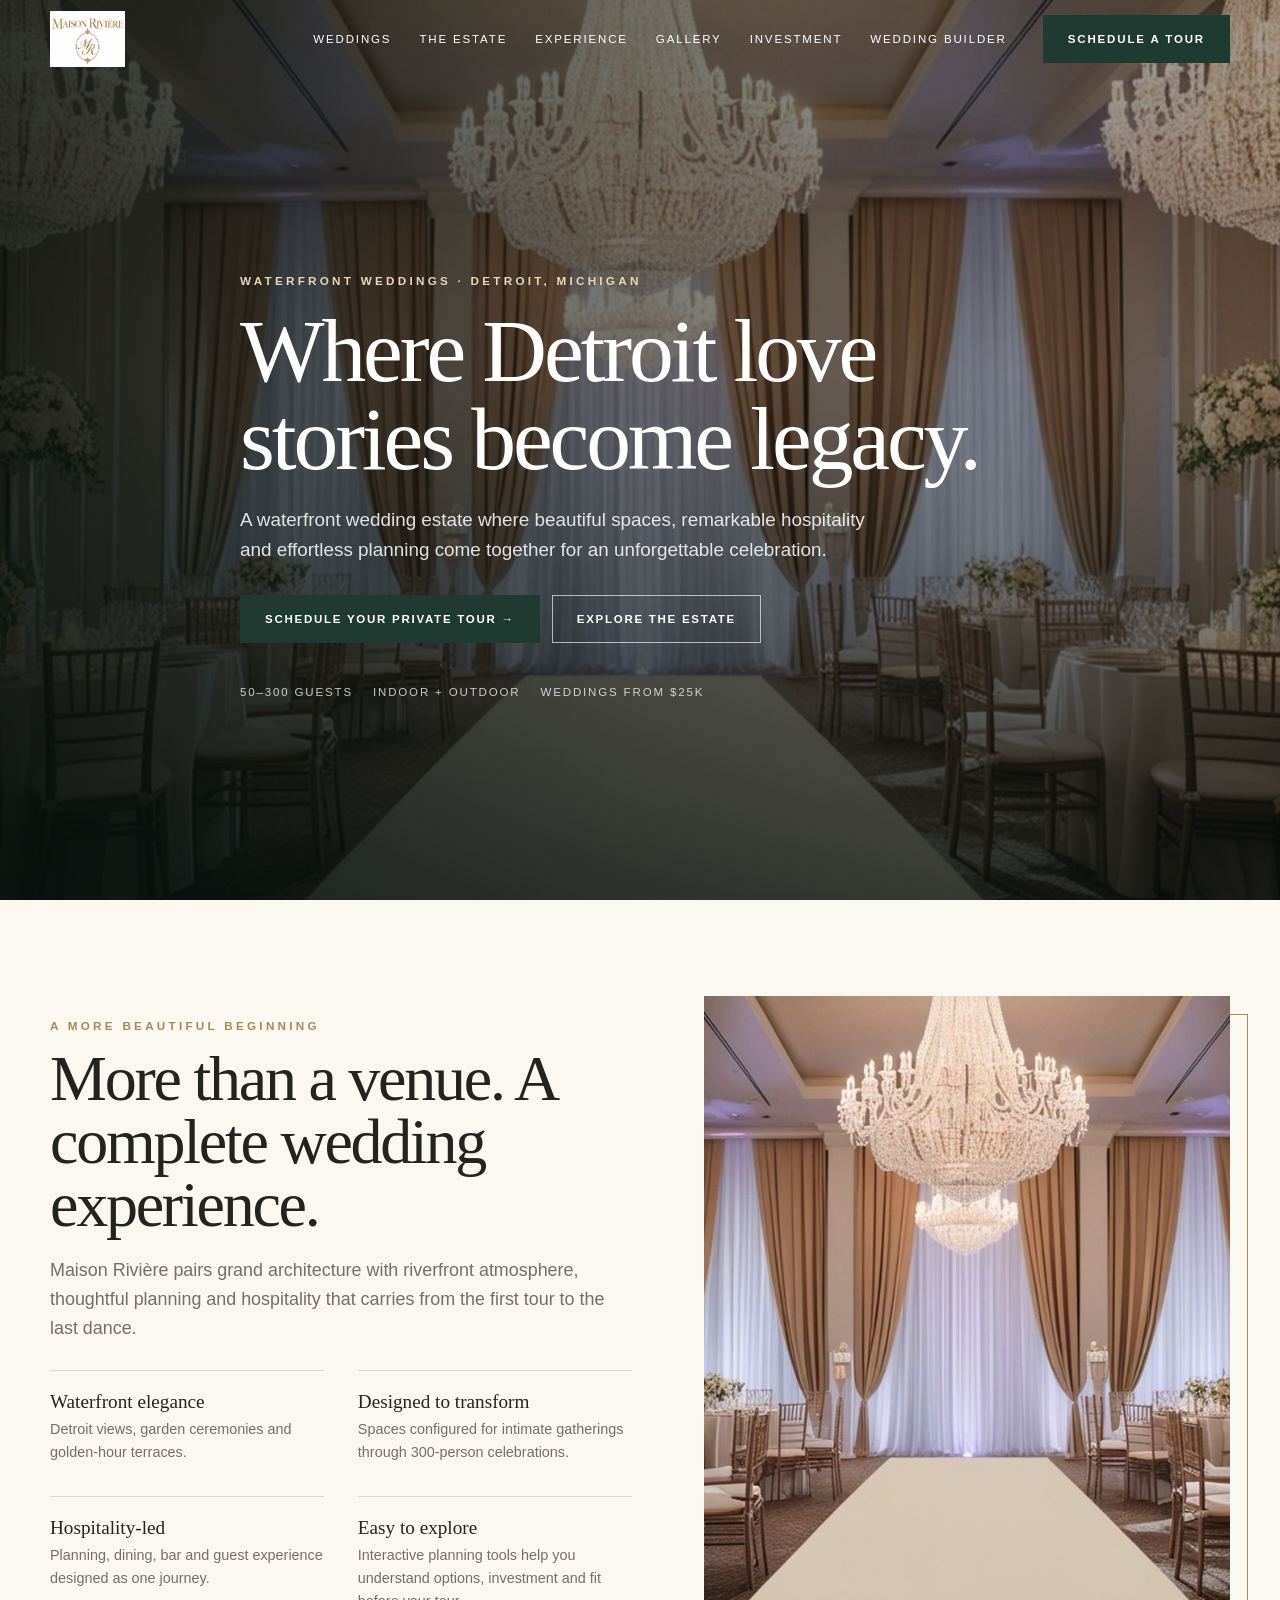
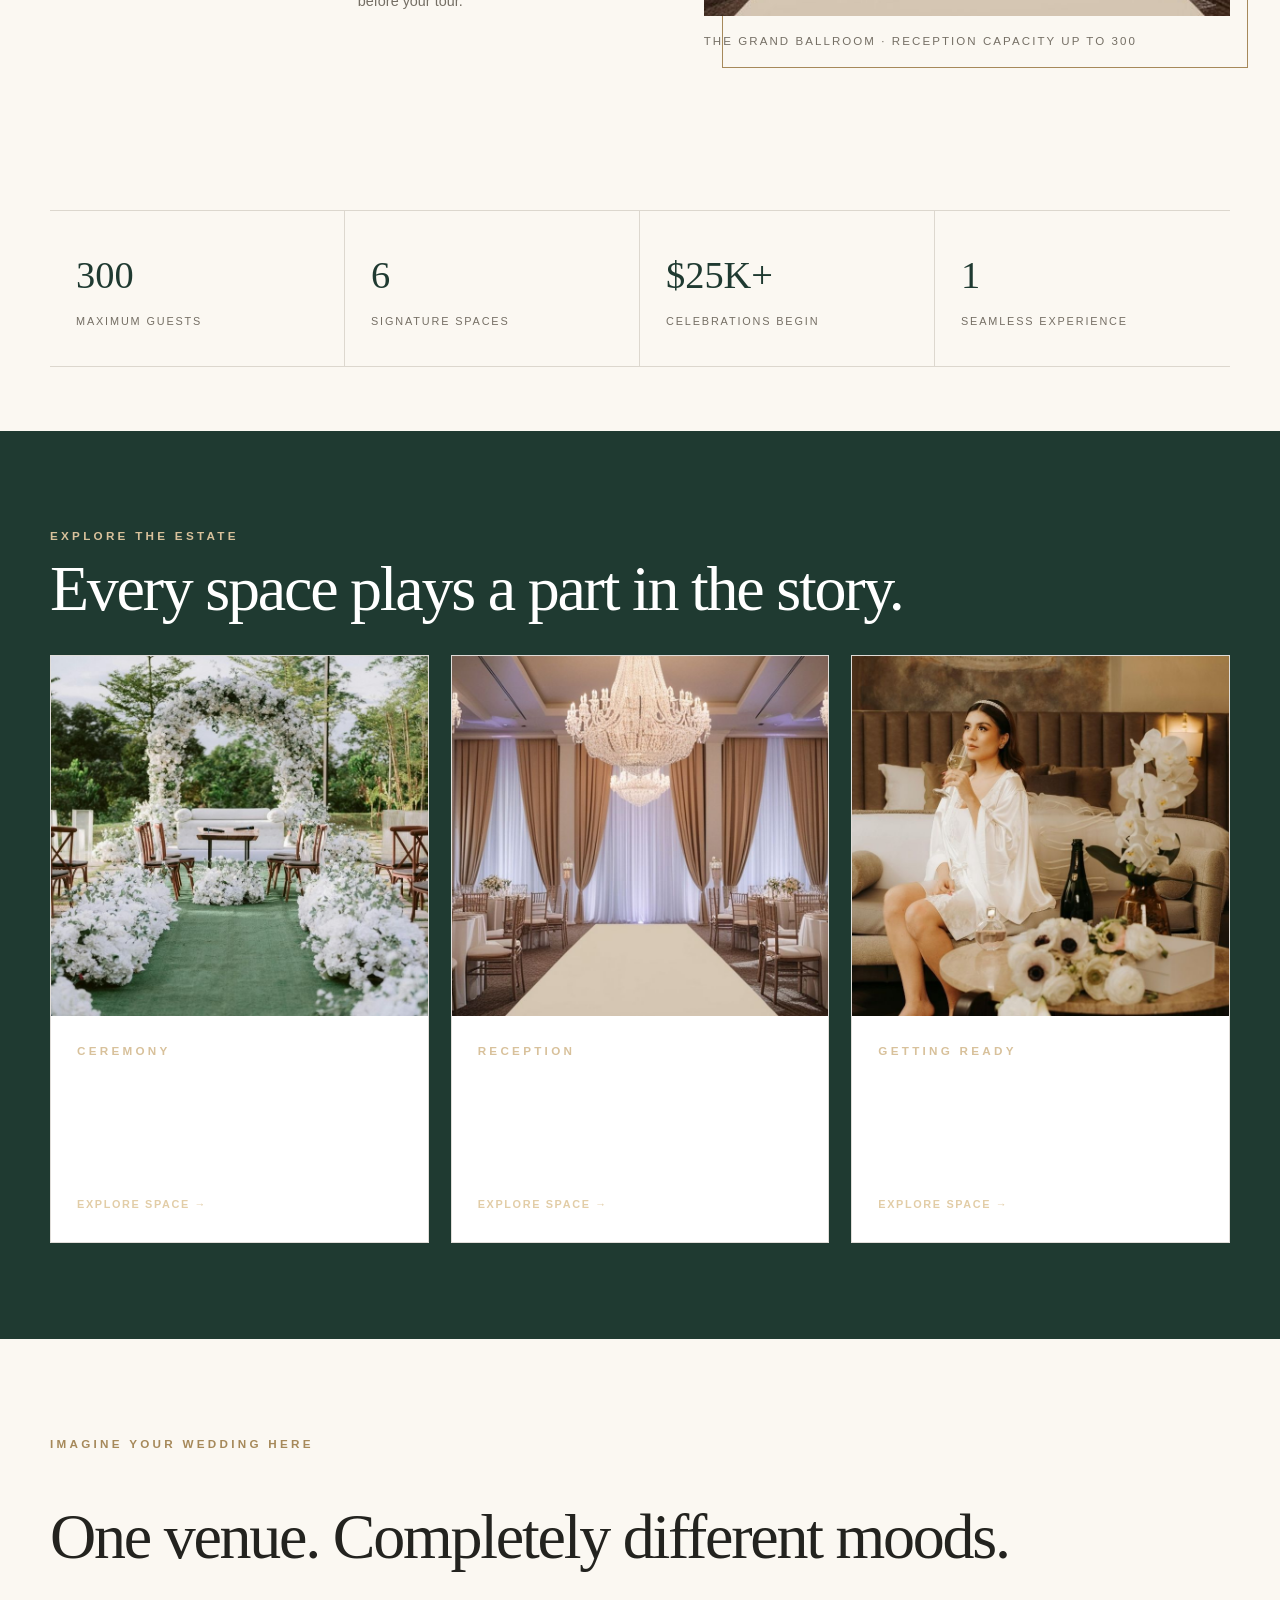
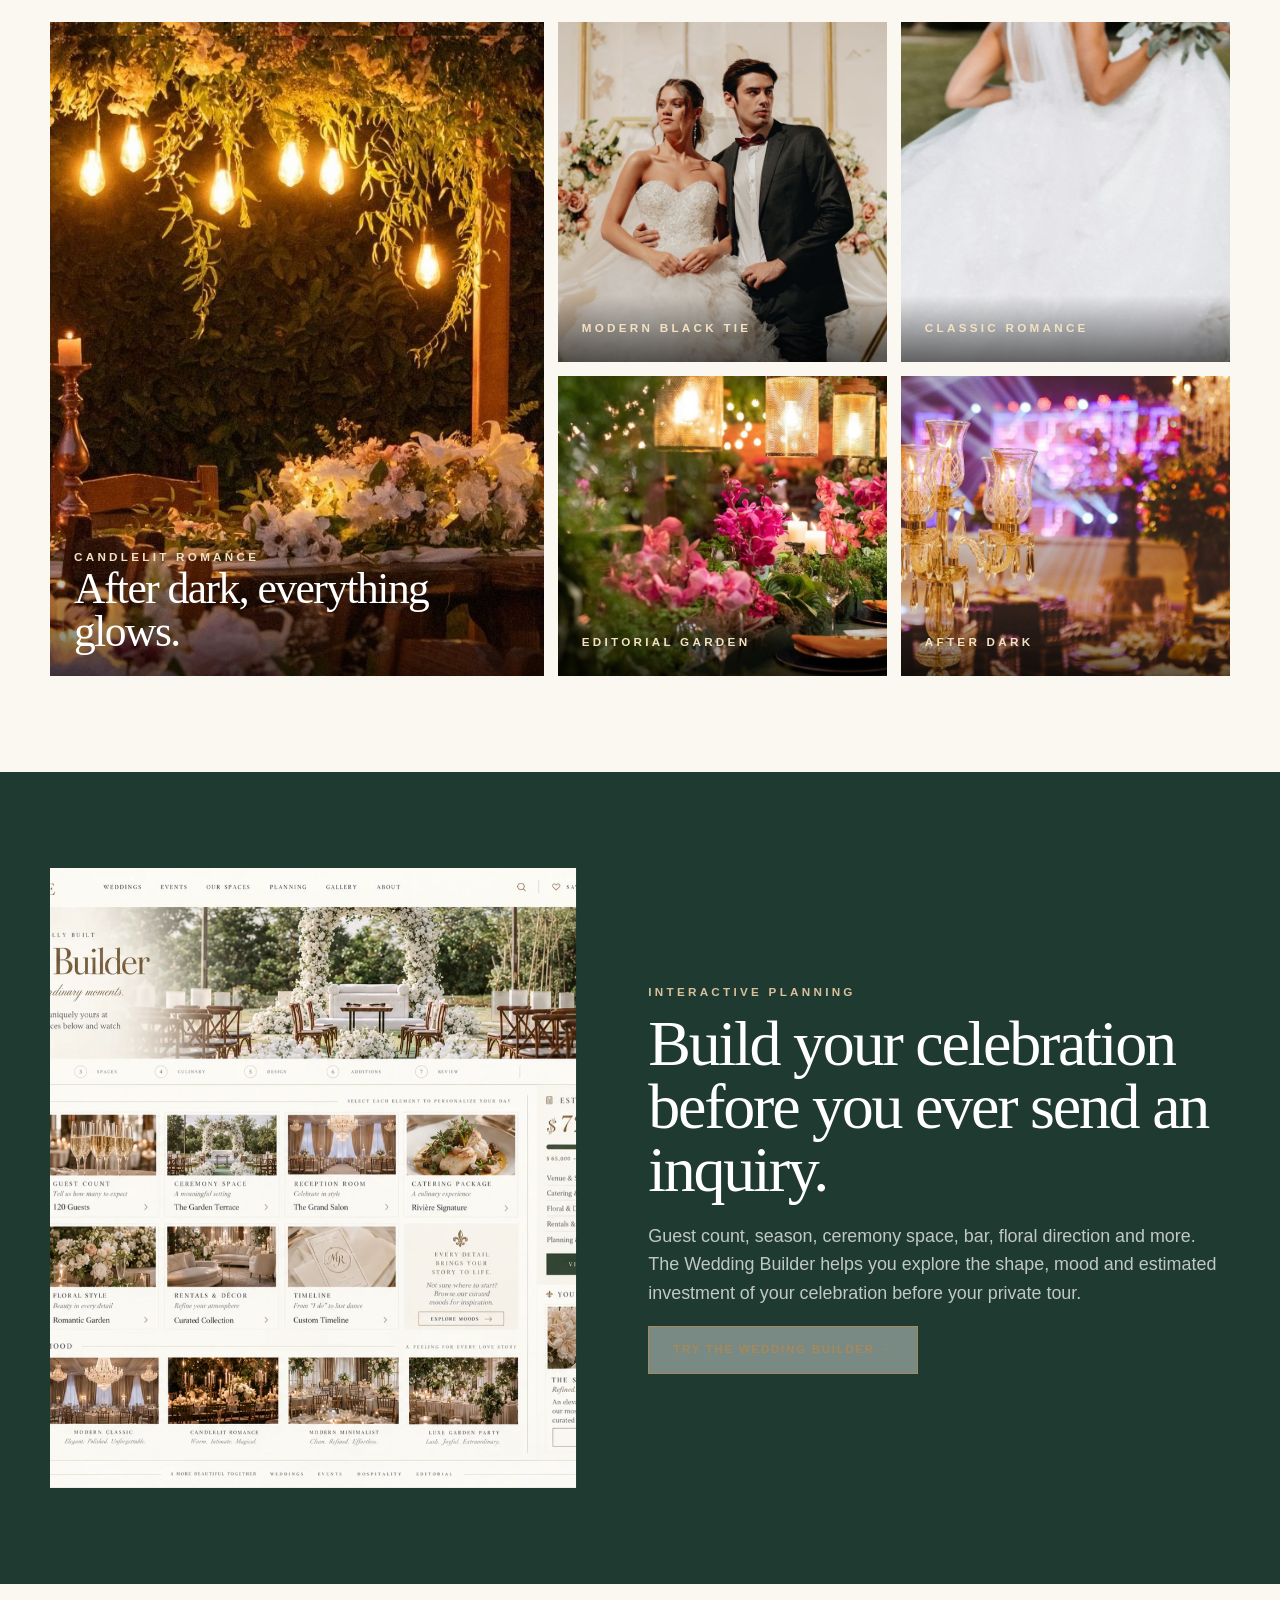
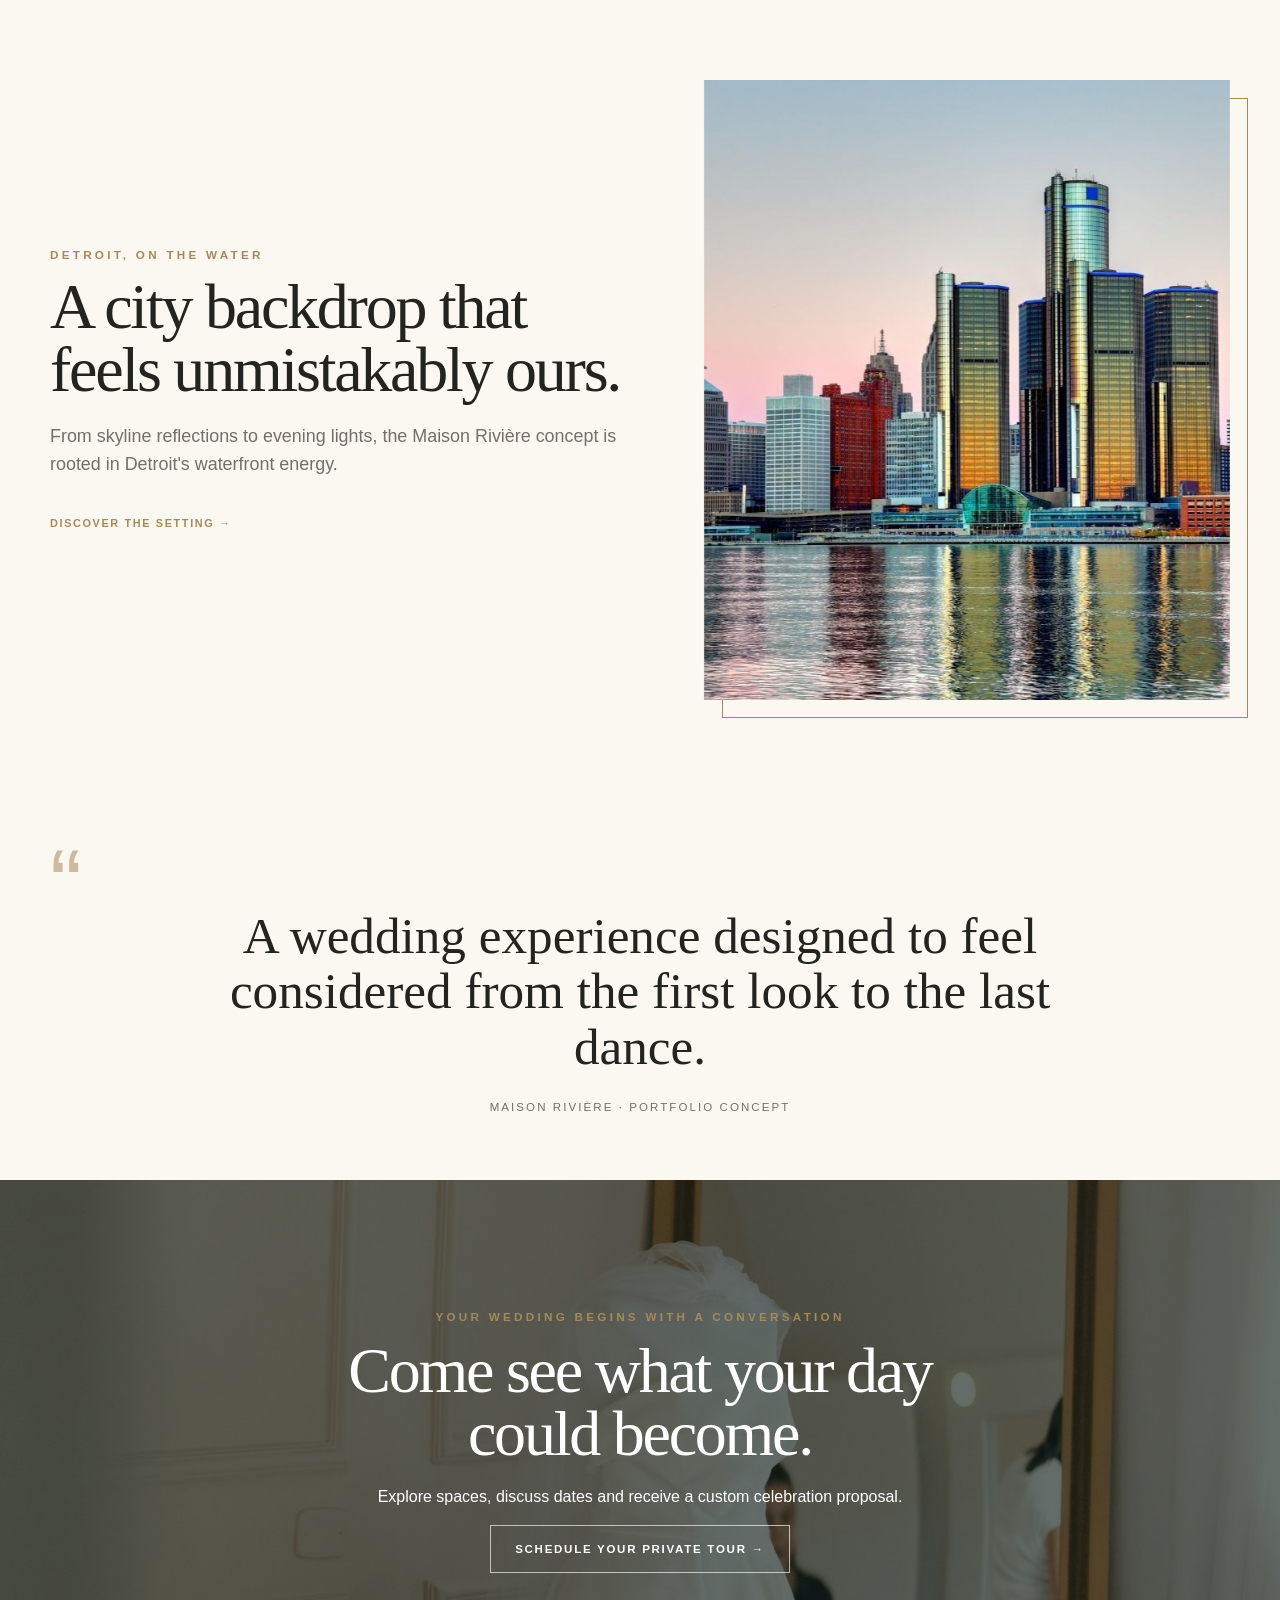
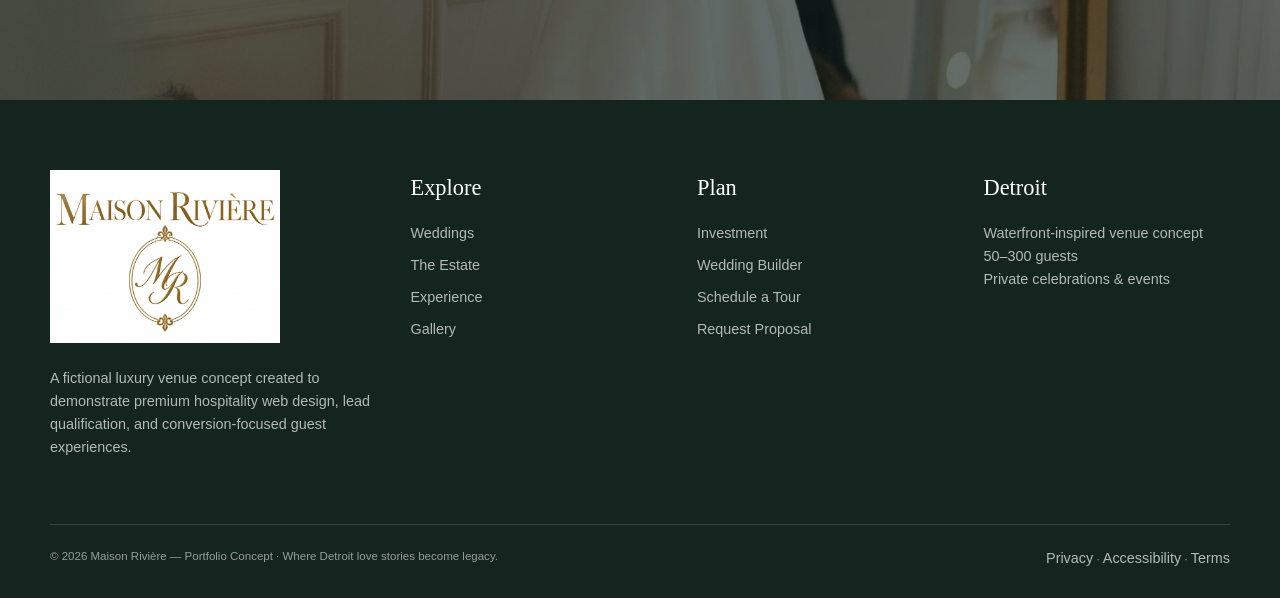
<file: index.html>
<!doctype html><html lang="en"><head><meta charset="utf-8"><meta name="viewport" content="width=device-width,initial-scale=1"><meta name="description" content="Luxury Detroit wedding venue concept"><meta name="theme-color" content="#1f3a31"><title>Home | Maison Rivière</title><link rel="stylesheet" href="styles.css"></head><body><header class="header"><div class="container nav"><a class="brand" href="index.html">
  <img src="logo-lockup.PNG" alt="Maison Rivière Weddings & Events">
</a><button class="menu-btn" aria-label="Open menu">☰</button><nav class="navlinks"><a href="weddings.html">Weddings</a><a href="estate.html">The Estate</a><a href="experience.html">Experience</a><a href="gallery.html">Gallery</a><a href="investment.html">Investment</a><a href="builder.html">Wedding Builder</a><a class="btn primary nav-cta" href="contact.html">Schedule a Tour</a></nav></div></header>
<div class="luxury-loader">
  <div class="loader-logo">
    Maison Rivière
  </div>
</div><main>
<section class="hero">
  <video autoplay muted loop playsinline preload="metadata" poster="11_neutral_crystal_ballroom.JPG">
    <source src="v15044gf0000da075hnog65i0l589fug.MP4" type="video/mp4">
  </video><div class="container hero-content"><div class="eyebrow">Waterfront Weddings · Detroit, Michigan</div><h1 class="display xl">Where Detroit love stories become legacy.</h1><p>A waterfront wedding estate where beautiful spaces, remarkable hospitality and effortless planning come together for an unforgettable celebration.</p><div class="hero-actions"><a class="btn primary" href="contact.html">Schedule Your Private Tour →</a><a class="btn light" href="estate.html">Explore the Estate</a></div><div class="hero-meta"><span>50–300 Guests</span><span>Indoor + Outdoor</span><span>Weddings from $25K</span></div></div></section>
<section class="section"><div class="container"><div class="split reveal"><div class="copy"><div class="eyebrow">A More Beautiful Beginning</div><h2 class="display lg">More than a venue. A complete wedding experience.</h2><p class="lede">Maison Rivière pairs grand architecture with riverfront atmosphere, thoughtful planning and hospitality that carries from the first tour to the last dance.</p><div class="feature-list"><div class="feature"><strong>Waterfront elegance</strong><span>Detroit views, garden ceremonies and golden-hour terraces.</span></div><div class="feature"><strong>Designed to transform</strong><span>Spaces configured for intimate gatherings through 300-person celebrations.</span></div><div class="feature"><strong>Hospitality-led</strong><span>Planning, dining, bar and guest experience designed as one journey.</span></div><div class="feature"><strong>Easy to explore</strong><span>Interactive planning tools help you understand options, investment and fit before your tour.</span></div></div></div><div class="image-frame"><img src="11_neutral_crystal_ballroom.JPG" alt="Crystal chandelier ballroom"><div class="caption">The Grand Ballroom · Reception capacity up to 300</div></div></div></div></section>
<section class="section-tight"><div class="container stats reveal"><div class="stat"><strong>300</strong><span>Maximum Guests</span></div><div class="stat"><strong>6</strong><span>Signature Spaces</span></div><div class="stat"><strong>$25K+</strong><span>Celebrations Begin</span></div><div class="stat"><strong>1</strong><span>Seamless Experience</span></div></div></section>
<section class="section dark"><div class="container"><div class="eyebrow">Explore the Estate</div><h2 class="display lg" style="margin:12px 0 34px">Every space plays a part in the story.</h2><div class="cards3"><article class="card"><img src="14_garden_ceremony_aisle.JPG" alt="Garden ceremony"><div class="card-body"><div class="eyebrow">Ceremony</div><h3>Garden Terrace</h3><p>Florals, greenery and an aisle designed for the moment everything begins.</p><a class="text-link" href="estate.html">Explore space →</a></div></article><article class="card"><img src="11_neutral_crystal_ballroom.JPG" alt="Grand ballroom"><div class="card-body"><div class="eyebrow">Reception</div><h3>Grand Ballroom</h3><p>Crystal chandeliers, adaptable layouts and dramatic evening atmosphere.</p><a class="text-link" href="estate.html">Explore space →</a></div></article><article class="card"><img src="06_bridal_suite_champagne.JPG" alt="Bridal suite"><div class="card-body"><div class="eyebrow">Getting Ready</div><h3>Private Bridal Suite</h3><p>A calm, beautiful beginning with dedicated beauty stations and champagne service.</p><a class="text-link" href="estate.html">Explore space →</a></div></article></div></div></section>
<section class="section"><div class="container"><div class="eyebrow">Imagine Your Wedding Here</div><h2 class="display lg">One venue. Completely different moods.</h2><div class="editorial-grid reveal"><div class="tile"><img src="09_candlelit_reception_table.JPG" alt="Candlelit reception"><div class="tile-overlay"><div class="eyebrow">Candlelit Romance</div><div class="display md">After dark, everything glows.</div></div></div><div class="tile"><img src="15_classic_couple_portrait.JPG" alt="Classic couple"><div class="tile-overlay"><div class="eyebrow">Modern Black Tie</div></div></div><div class="tile"><img src="19_gown_in_motion_garden.JPG" alt="Garden wedding"><div class="tile-overlay"><div class="eyebrow">Classic Romance</div></div></div><div class="tile"><img src="32_warm_floral_tablescape.JPG" alt="Warm floral tablescape"><div class="tile-overlay"><div class="eyebrow">Editorial Garden</div></div></div><div class="tile"><img src="13_candelabra_reception.JPG" alt="Reception lighting"><div class="tile-overlay"><div class="eyebrow">After Dark</div></div></div></div></div></section>
<section class="section dark"><div class="container split reverse reveal"><div class="image-frame"><img src="wedding-builder-ui.PNG" alt="Wedding Builder interface concept"></div><div class="copy"><div class="eyebrow">Interactive Planning</div><h2 class="display lg">Build your celebration before you ever send an inquiry.</h2><p class="lede">Guest count, season, ceremony space, bar, floral direction and more. The Wedding Builder helps you explore the shape, mood and estimated investment of your celebration before your private tour.</p><a class="btn secondary" href="builder.html">Try the Wedding Builder →</a></div></div></section>
<section class="section"><div class="container"><div class="split reveal"><div class="copy"><div class="eyebrow">Detroit, on the water</div><h2 class="display lg">A city backdrop that feels unmistakably ours.</h2><p class="lede">From skyline reflections to evening lights, the Maison Rivière concept is rooted in Detroit's waterfront energy.</p><a class="text-link" href="estate.html">Discover the setting →</a></div><div class="image-frame"><img src="01_detroit_skyline_sunset.JPG" alt="Detroit skyline at sunset"></div></div></div></section>
<section class="section-tight">
  <div class="container reveal">

    <div class="quote-mark">“</div>

    <p class="quote">
      A wedding experience designed to feel considered from the first look to the last dance.
    </p>

    <div class="quote-by">
      Maison Rivière · Portfolio Concept
    </div>

  </div>
</section>
<section class="cta-band"><img src="07_bridal_dress_mirror.JPG" alt="Wedding dress in bridal suite"><div class="inner"><div class="eyebrow">Your Wedding Begins With a Conversation</div><h2 class="display lg">Come see what your day could become.</h2><p>Explore spaces, discuss dates and receive a custom celebration proposal.</p><a class="btn light" href="contact.html">Schedule Your Private Tour →</a></div></section>
</main><footer class="footer"><div class="container"><div class="footer-grid"><div><a class="brand" href="index.html">
  <img src="logo-lockup.PNG" alt="Maison Rivière Weddings & Events">
</a><p>A fictional luxury venue concept created to demonstrate premium hospitality web design, lead qualification, and conversion-focused guest experiences.</p></div><div><h4>Explore</h4><div class="footer-links"><a href="weddings.html">Weddings</a><a href="estate.html">The Estate</a><a href="experience.html">Experience</a><a href="gallery.html">Gallery</a></div></div><div><h4>Plan</h4><div class="footer-links"><a href="investment.html">Investment</a><a href="builder.html">Wedding Builder</a><a href="contact.html">Schedule a Tour</a><a href="contact.html">Request Proposal</a></div></div><div><h4>Detroit</h4><p>Waterfront-inspired venue concept<br>50–300 guests<br>Private celebrations & events</p></div></div><div class="footer-bottom">
  <span>© 2026 Maison Rivière — Portfolio Concept · Where Detroit love stories become legacy.</span>
  <span>
    <a href="privacy.html">Privacy</a> ·
    <a href="accessibility.html">Accessibility</a> ·
    <a href="terms.html">Terms</a>
  </span>
</div></div></footer><script src="script.js"></script></body></html>
</file>
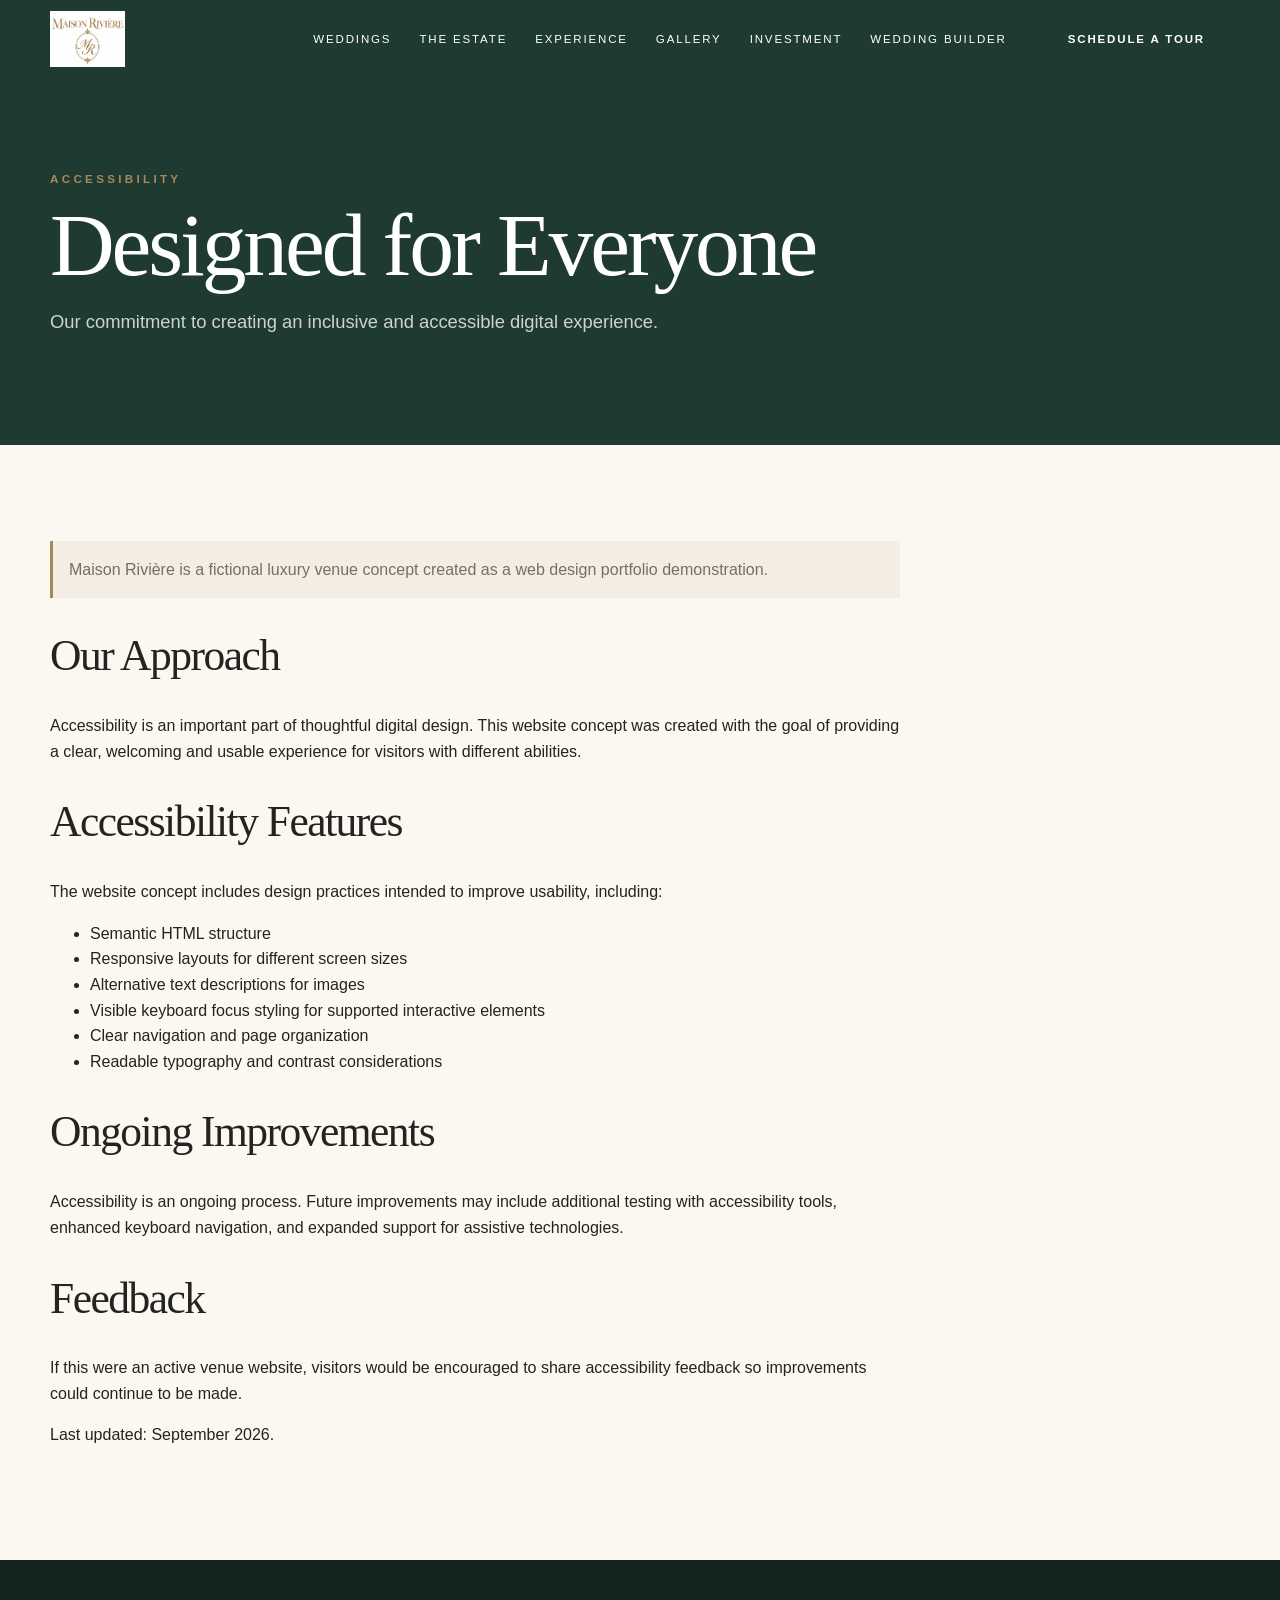
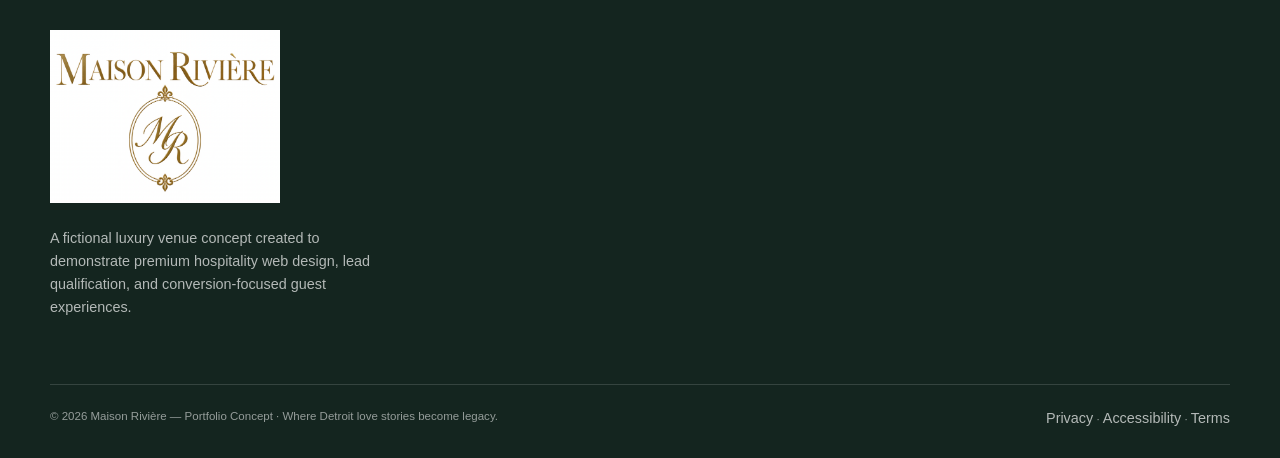
<file: accessibility.html>
<!doctype html>
<html lang="en">

<head>
<meta charset="utf-8">
<meta name="viewport" content="width=device-width,initial-scale=1">
<meta name="description" content="Accessibility information for the Maison Rivière portfolio concept">
<title>Accessibility | Maison Rivière</title>
<link rel="stylesheet" href="styles.css">
</head>


<body>

<header class="header">

<div class="container nav">

<a class="brand" href="index.html">
<img src="logo-lockup.PNG" alt="Maison Rivière Weddings & Events">
</a>

<button class="menu-btn" aria-label="Open menu">☰</button>

<nav class="navlinks">
<a href="weddings.html">Weddings</a>
<a href="estate.html">The Estate</a>
<a href="experience.html">Experience</a>
<a href="gallery.html">Gallery</a>
<a href="investment.html">Investment</a>
<a href="builder.html">Wedding Builder</a>
<a class="btn primary nav-cta" href="contact.html">Schedule a Tour</a>
</nav>

</div>

</header>


<main>


<section class="page-hero">

<div class="container">

<div class="eyebrow">Accessibility</div>

<h1 class="display xl">
Designed for Everyone
</h1>

<p>
Our commitment to creating an inclusive and accessible digital experience.
</p>

</div>

</section>



<section class="section">

<div class="container">

<div class="copy" style="max-width:850px">


<div class="notice">
Maison Rivière is a fictional luxury venue concept created as a web design portfolio demonstration.
</div>



<h2 class="display md">
Our Approach
</h2>

<p>
Accessibility is an important part of thoughtful digital design. This website concept was created with the goal of providing a clear, welcoming and usable experience for visitors with different abilities.
</p>



<h2 class="display md">
Accessibility Features
</h2>

<p>
The website concept includes design practices intended to improve usability, including:
</p>

<ul>
<li>Semantic HTML structure</li>
<li>Responsive layouts for different screen sizes</li>
<li>Alternative text descriptions for images</li>
<li>Visible keyboard focus styling for supported interactive elements</li>
<li>Clear navigation and page organization</li>
<li>Readable typography and contrast considerations</li>
</ul>



<h2 class="display md">
Ongoing Improvements
</h2>

<p>
Accessibility is an ongoing process. Future improvements may include additional testing with accessibility tools, enhanced keyboard navigation, and expanded support for assistive technologies.
</p>



<h2 class="display md">
Feedback
</h2>

<p>
If this were an active venue website, visitors would be encouraged to share accessibility feedback so improvements could continue to be made.
</p>



<p>
Last updated: September 2026.
</p>


</div>

</div>

</section>


</main>



<footer class="footer">

<div class="container">

<div class="footer-grid">

<div>

<a class="brand" href="index.html">
<img src="logo-lockup.PNG" alt="Maison Rivière Weddings & Events">
</a>

<p>
A fictional luxury venue concept created to demonstrate premium hospitality web design, lead qualification, and conversion-focused guest experiences.
</p>

</div>

</div>


<div class="footer-bottom">
  <span>© 2026 Maison Rivière — Portfolio Concept · Where Detroit love stories become legacy.</span>
  <span>
    <a href="privacy.html">Privacy</a> ·
    <a href="accessibility.html">Accessibility</a> ·
    <a href="terms.html">Terms</a>
  </span>
</div>


</div>

</footer>


<script src="script.js"></script>

</body>
</html>
</file>
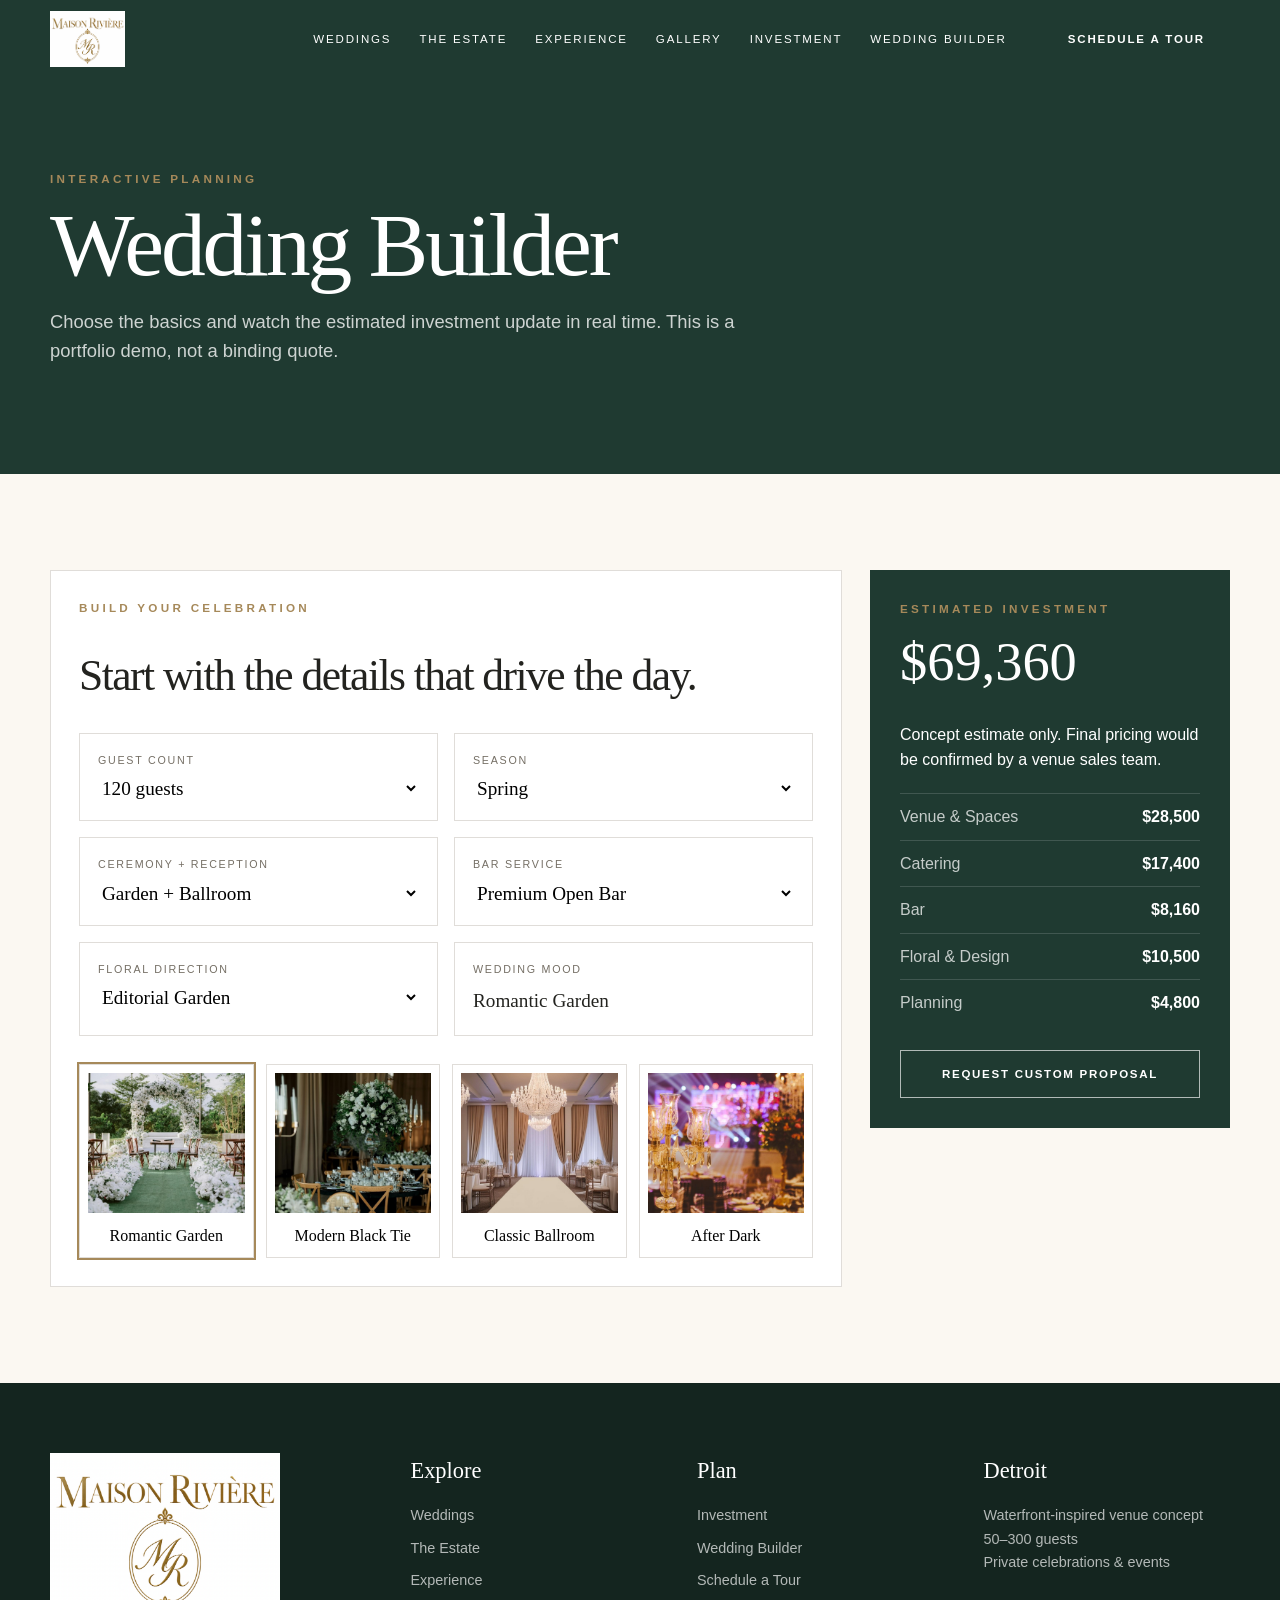
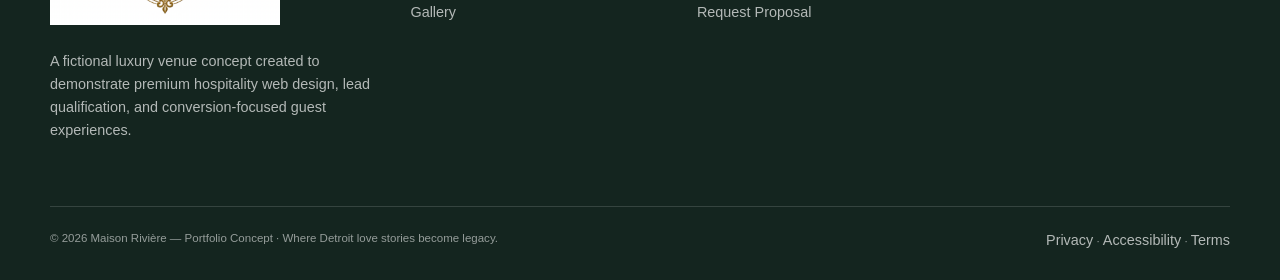
<file: builder.html>
<!doctype html>
<html lang="en">

<head>
  <meta charset="utf-8">
  <meta name="viewport" content="width=device-width,initial-scale=1">
  <meta name="description" content="Luxury Detroit wedding venue concept">
  <title>Wedding Builder | Maison Rivière</title>
  <link rel="stylesheet" href="styles.css">
</head>

<body>

<header class="header">
  <div class="container nav">

    <a class="brand" href="index.html">
      <img src="logo-lockup.PNG" alt="Maison Rivière Weddings & Events">
    </a>

    <button class="menu-btn" aria-label="Open menu">☰</button>

    <nav class="navlinks">
      <a href="weddings.html">Weddings</a>
      <a href="estate.html">The Estate</a>
      <a href="experience.html">Experience</a>
      <a href="gallery.html">Gallery</a>
      <a href="investment.html">Investment</a>
      <a href="builder.html">Wedding Builder</a>
      <a class="btn primary nav-cta" href="contact.html">Schedule a Tour</a>
    </nav>

  </div>
</header>


<main>

<section class="page-hero">
  <div class="container">

    <div class="eyebrow">Interactive Planning</div>

    <h1 class="display xl">
      Wedding Builder
    </h1>

    <p>
      Choose the basics and watch the estimated investment update in real time.
      This is a portfolio demo, not a binding quote.
    </p>

  </div>
</section>


<section class="section" data-builder>
  <div class="container">

    <div class="builder">

      <div class="builder-main">

        <div class="eyebrow">
          Build Your Celebration
        </div>

        <h2 class="display md">
          Start with the details that drive the day.
        </h2>


        <div class="builder-grid">

          <div class="field">
            <label for="guests">Guest Count</label>

            <select id="guests">
              <option value="80">80 guests</option>
              <option value="120" selected>120 guests</option>
              <option value="175">175 guests</option>
              <option value="250">250 guests</option>
              <option value="300">300 guests</option>
            </select>
          </div>


          <div class="field">
            <label for="season">Season</label>

            <select id="season">
              <option value="0">Winter</option>
              <option value="3000" selected>Spring</option>
              <option value="5000">Summer</option>
              <option value="5000">Fall</option>
            </select>
          </div>


          <div class="field">
            <label for="space">Ceremony + Reception</label>

            <select id="space">
              <option value="0">Ballroom only</option>
              <option value="3500" selected>Garden + Ballroom</option>
              <option value="6500">Estate + Terrace</option>
            </select>
          </div>


          <div class="field">
            <label for="bar">Bar Service</label>

            <select id="bar">
              <option value="0">Classic Bar</option>
              <option value="1" selected>Premium Open Bar</option>
            </select>
          </div>


          <div class="field">
            <label for="floral">Floral Direction</label>

            <select id="floral">
              <option value="0">Classic</option>
              <option value="4500" selected>Editorial Garden</option>
              <option value="8500">Full Luxury Install</option>
            </select>
          </div>


          <div class="field">
            <label>Wedding Mood</label>

            <div
              id="moodName"
              style="font-family:var(--serif);font-size:1.2rem"
            >
              Romantic Garden
            </div>
          </div>

        </div>


        <div class="moods">

          <button
            type="button"
            class="mood active"
            data-mood="Romantic Garden"
            aria-label="Select Romantic Garden wedding mood"
          >
            <img
              src="14_garden_ceremony_aisle.JPG"
              alt="White floral garden ceremony aisle"
            >

            <span
              style="display:block;font-family:var(--serif);margin:10px 4px 0;font-weight:400"
            >
              Romantic Garden
            </span>
          </button>


          <button
            type="button"
            class="mood"
            data-mood="Modern Black Tie"
            aria-label="Select Modern Black Tie wedding mood"
          >
            <img
              src="10_dark_floral_centerpiece.JPG"
              alt="Dark reception table with white floral centerpiece"
            >

            <span
              style="display:block;font-family:var(--serif);margin:10px 4px 0;font-weight:400"
            >
              Modern Black Tie
            </span>
          </button>


          <button
            type="button"
            class="mood"
            data-mood="Classic Ballroom"
            aria-label="Select Classic Ballroom wedding mood"
          >
            <img
              src="11_neutral_crystal_ballroom.JPG"
              alt="Neutral crystal chandelier ballroom"
            >

            <span
              style="display:block;font-family:var(--serif);margin:10px 4px 0;font-weight:400"
            >
              Classic Ballroom
            </span>
          </button>


          <button
            type="button"
            class="mood"
            data-mood="After Dark"
            aria-label="Select After Dark wedding mood"
          >
            <img
              src="13_candelabra_reception.JPG"
              alt="Candlelit reception with crystal candelabra"
            >

            <span
              style="display:block;font-family:var(--serif);margin:10px 4px 0;font-weight:400"
            >
              After Dark
            </span>
          </button>

        </div>

      </div>


      <aside class="builder-sidebar">

        <div class="eyebrow">
          Estimated Investment
        </div>

        <div id="estimate" class="price">
          $0
        </div>

        <p>
          Concept estimate only. Final pricing would be confirmed by a venue sales team.
        </p>


        <div class="builder-breakdown">

          <div class="builder-line">
            <span>Venue & Spaces</span>
            <strong id="venueCost"></strong>
          </div>

          <div class="builder-line">
            <span>Catering</span>
            <strong id="cateringCost"></strong>
          </div>

          <div class="builder-line">
            <span>Bar</span>
            <strong id="barCost"></strong>
          </div>

          <div class="builder-line">
            <span>Floral & Design</span>
            <strong id="floralCost"></strong>
          </div>

          <div class="builder-line">
            <span>Planning</span>
            <strong id="planningCost"></strong>
          </div>

        </div>


        <a
          class="btn light"
          style="margin-top:24px;width:100%"
          href="contact.html"
        >
          Request Custom Proposal
        </a>

      </aside>

    </div>

  </div>
</section>

</main>


<footer class="footer">

  <div class="container">

    <div class="footer-grid">

      <div>

        <a class="brand" href="index.html">
          <img src="logo-lockup.PNG" alt="Maison Rivière Weddings & Events">
        </a>

        <p>
          A fictional luxury venue concept created to demonstrate premium hospitality web design,
          lead qualification, and conversion-focused guest experiences.
        </p>

      </div>


      <div>

        <h4>Explore</h4>

        <div class="footer-links">
          <a href="weddings.html">Weddings</a>
          <a href="estate.html">The Estate</a>
          <a href="experience.html">Experience</a>
          <a href="gallery.html">Gallery</a>
        </div>

      </div>


      <div>

        <h4>Plan</h4>

        <div class="footer-links">
          <a href="investment.html">Investment</a>
          <a href="builder.html">Wedding Builder</a>
          <a href="contact.html">Schedule a Tour</a>
          <a href="contact.html">Request Proposal</a>
        </div>

      </div>


      <div>

        <h4>Detroit</h4>

        <p>
          Waterfront-inspired venue concept<br>
          50–300 guests<br>
          Private celebrations & events
        </p>

      </div>

    </div>


    <div class="footer-bottom">

      <span>
        © 2026 Maison Rivière — Portfolio Concept · Where Detroit love stories become legacy.
      </span>

      <span>
        <a href="privacy.html">Privacy</a> ·
        <a href="accessibility.html">Accessibility</a> ·
        <a href="terms.html">Terms</a>
      </span>

    </div>

  </div>

</footer>


<script src="script.js"></script>

</body>
</html>
</file>
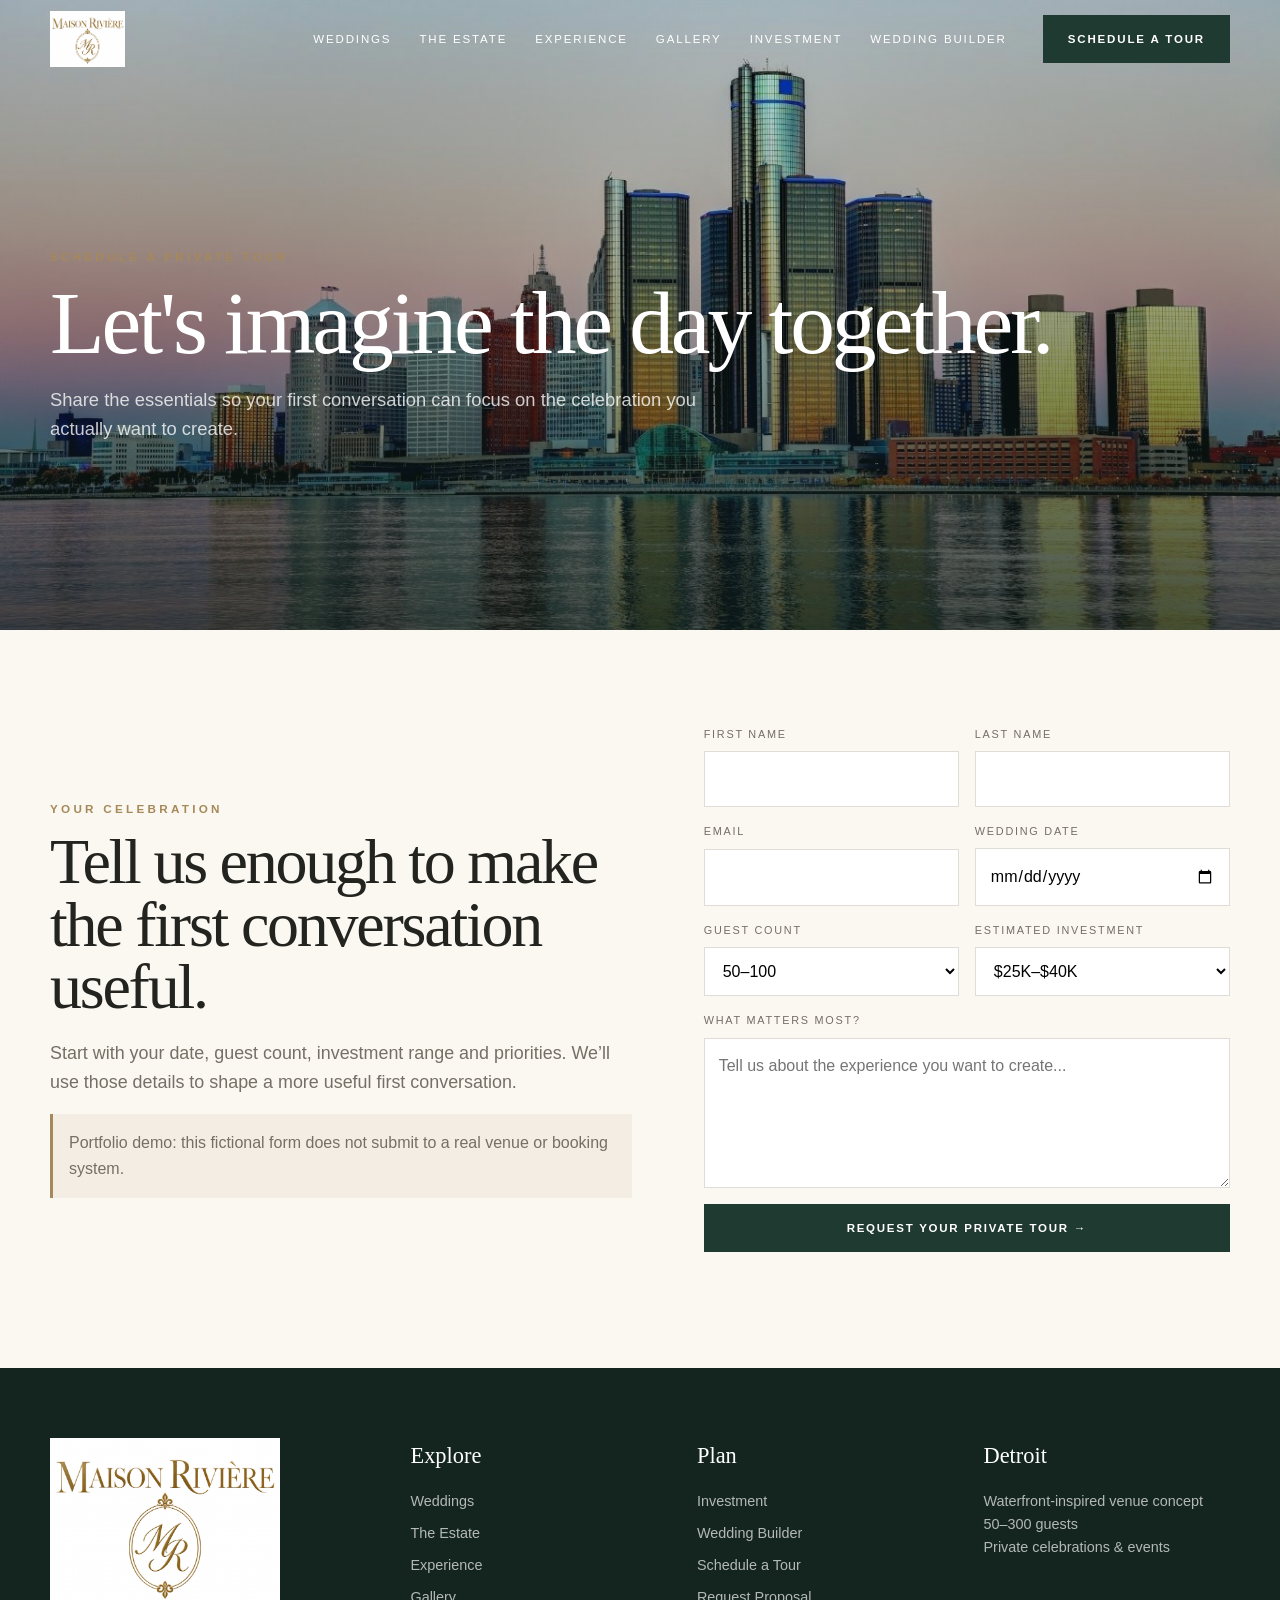
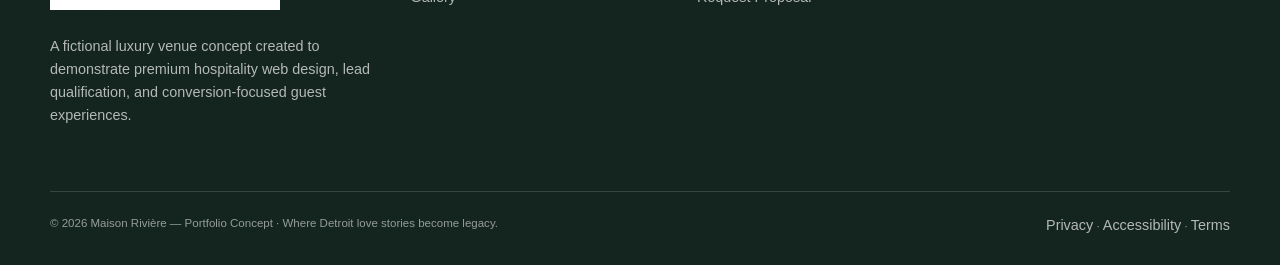
<file: contact.html>
<!doctype html><html lang="en"><head><meta charset="utf-8"><meta name="viewport" content="width=device-width,initial-scale=1"><meta name="description" content="Luxury Detroit wedding venue concept"><title>Schedule a Tour | Maison Rivière</title><link rel="stylesheet" href="styles.css"></head><body><header class="header"><div class="container nav"><a class="brand" href="index.html">
  <img src="logo-lockup.PNG" alt="Maison Rivière Weddings & Events">
</a><button class="menu-btn" aria-label="Open menu">☰</button><nav class="navlinks"><a href="weddings.html">Weddings</a><a href="estate.html">The Estate</a><a href="experience.html">Experience</a><a href="gallery.html">Gallery</a><a href="investment.html">Investment</a><a href="builder.html">Wedding Builder</a><a class="btn primary nav-cta" href="contact.html">Schedule a Tour</a></nav></div></header><main><section class="page-hero has-image"><img src="01_detroit_skyline_sunset.JPG" alt="Detroit skyline"><div class="container"><div class="eyebrow">Schedule a Private Tour</div><h1 class="display xl">Let's imagine the day together.</h1><p>Share the essentials so your first conversation can focus on the celebration you actually want to create.</p></div></section><section class="section"><div class="container split"><div class="copy"><div class="eyebrow">Your Celebration</div><h2 class="display lg">Tell us enough to make the first conversation useful.</h2><p class="lede">Start with your date, guest count, investment range and priorities. We’ll use those details to shape a more useful first conversation.</p><div class="notice">Portfolio demo: this fictional form does not submit to a real venue or booking system.</div></div><form id="inquiryForm" class="form-grid">

  <div class="form-field">
    <label for="firstName">First Name</label>
    <input id="firstName" name="firstName" type="text" required>
  </div>

  <div class="form-field">
    <label for="lastName">Last Name</label>
    <input id="lastName" name="lastName" type="text" required>
  </div>

  <div class="form-field">
    <label for="email">Email</label>
    <input id="email" name="email" type="email" required>
  </div>

  <div class="form-field">
    <label for="weddingDate">Wedding Date</label>
    <input id="weddingDate" name="weddingDate" type="date">
  </div>

  <div class="form-field">
    <label for="guestCount">Guest Count</label>
    <select id="guestCount" name="guestCount">
      <option>50–100</option>
      <option>100–150</option>
      <option>150–225</option>
      <option>225–300</option>
    </select>
  </div>

  <div class="form-field">
    <label for="investment">Estimated Investment</label>
    <select id="investment" name="investment">
      <option>$25K–$40K</option>
      <option>$40K–$60K</option>
      <option>$60K–$85K</option>
      <option>$85K+</option>
    </select>
  </div>

  <div class="form-field full">
    <label for="priorities">What matters most?</label>
    <textarea
      id="priorities"
      name="priorities"
      placeholder="Tell us about the experience you want to create..."
    ></textarea>
  </div>

  <div class="form-field full">
    <button class="btn primary" type="submit">
      Request Your Private Tour →
    </button>

    <div
      id="formStatus"
      aria-live="polite"
      style="margin-top:12px;color:var(--green)"
    ></div>
  </div>

</form></div></section></main><footer class="footer"><div class="container"><div class="footer-grid"><div><a class="brand" href="index.html">
  <img src="logo-lockup.PNG" alt="Maison Rivière Weddings & Events">
</a>
<p>A fictional luxury venue concept created to demonstrate premium hospitality web design, lead qualification, and conversion-focused guest experiences.</p></div><div><h4>Explore</h4><div class="footer-links"><a href="weddings.html">Weddings</a><a href="estate.html">The Estate</a><a href="experience.html">Experience</a><a href="gallery.html">Gallery</a></div></div><div><h4>Plan</h4><div class="footer-links"><a href="investment.html">Investment</a><a href="builder.html">Wedding Builder</a><a href="contact.html">Schedule a Tour</a><a href="contact.html">Request Proposal</a></div></div><div><h4>Detroit</h4><p>Waterfront-inspired venue concept<br>50–300 guests<br>Private celebrations & events</p></div></div><div class="footer-bottom">
  <span>© 2026 Maison Rivière — Portfolio Concept · Where Detroit love stories become legacy.</span>
  <span>
    <a href="privacy.html">Privacy</a> ·
    <a href="accessibility.html">Accessibility</a> ·
    <a href="terms.html">Terms</a>
  </span>
</div></div></footer><script src="script.js"></script></body></html>
</file>
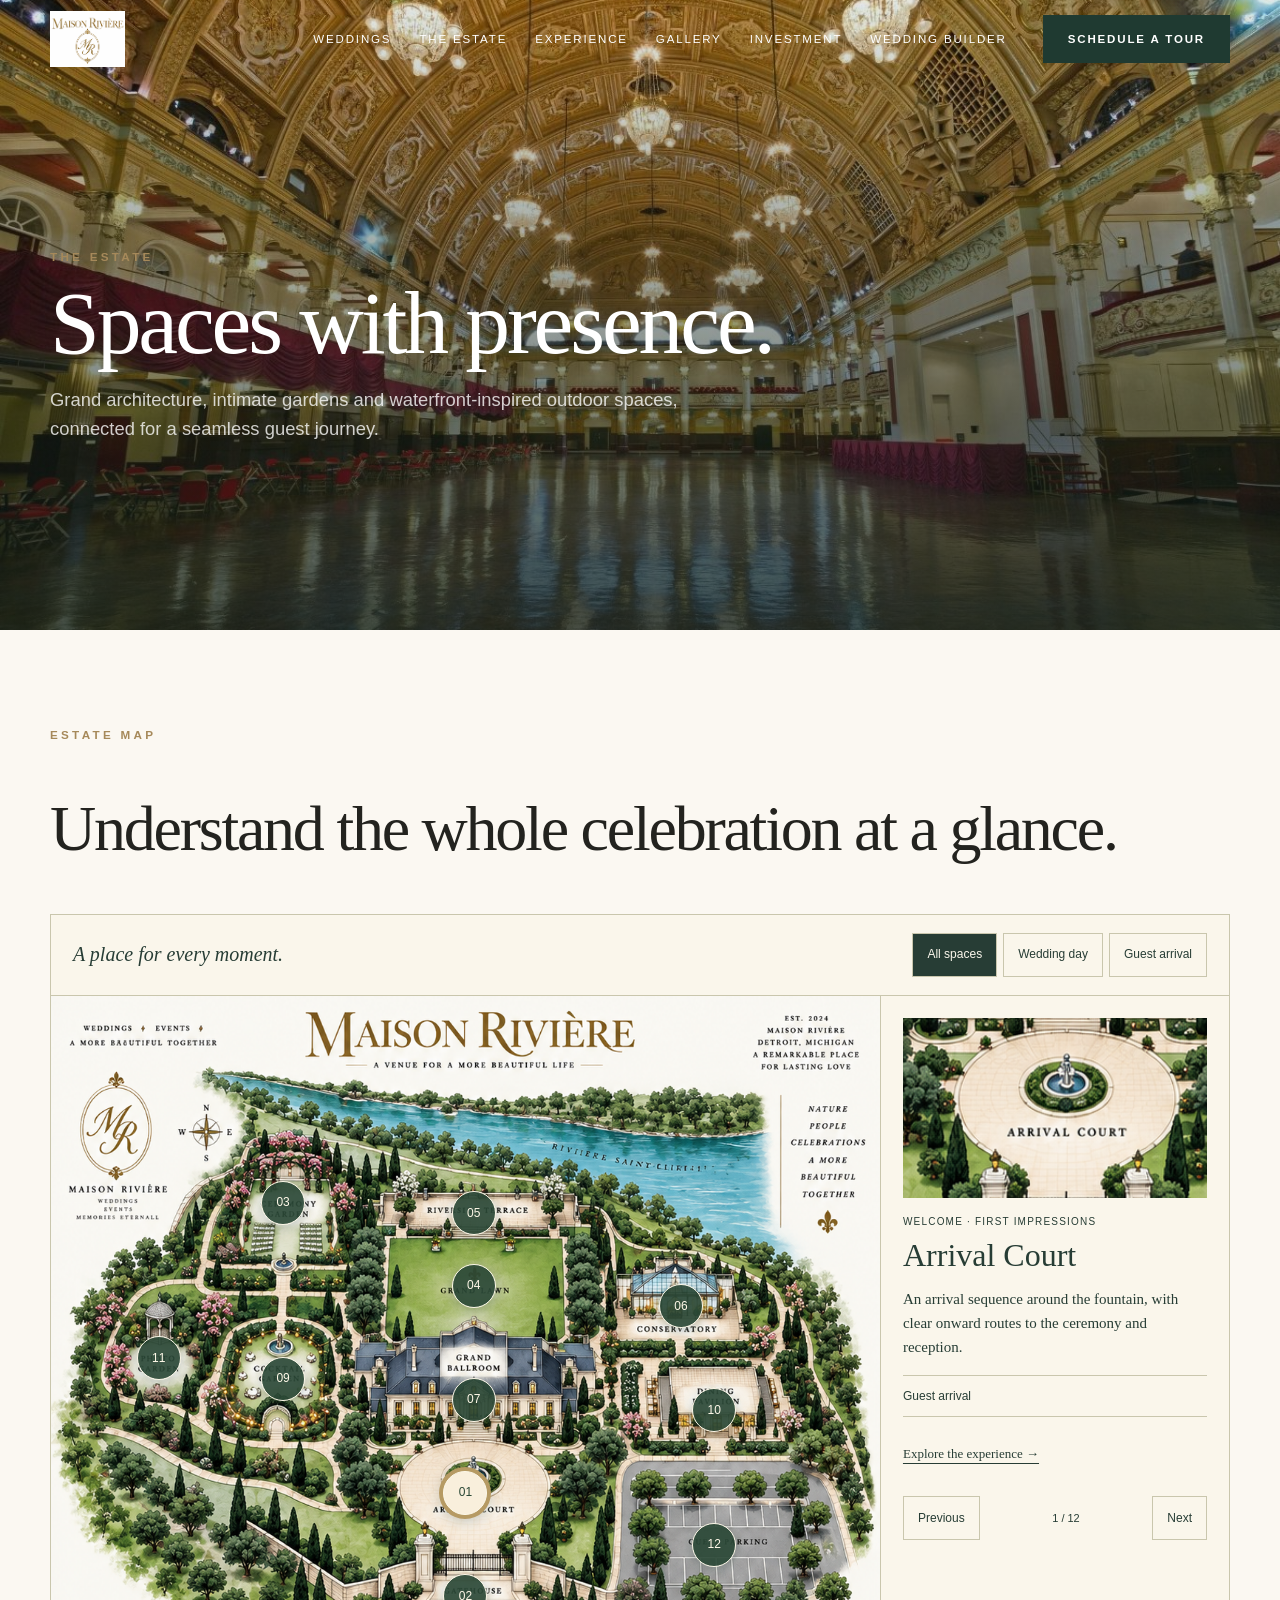
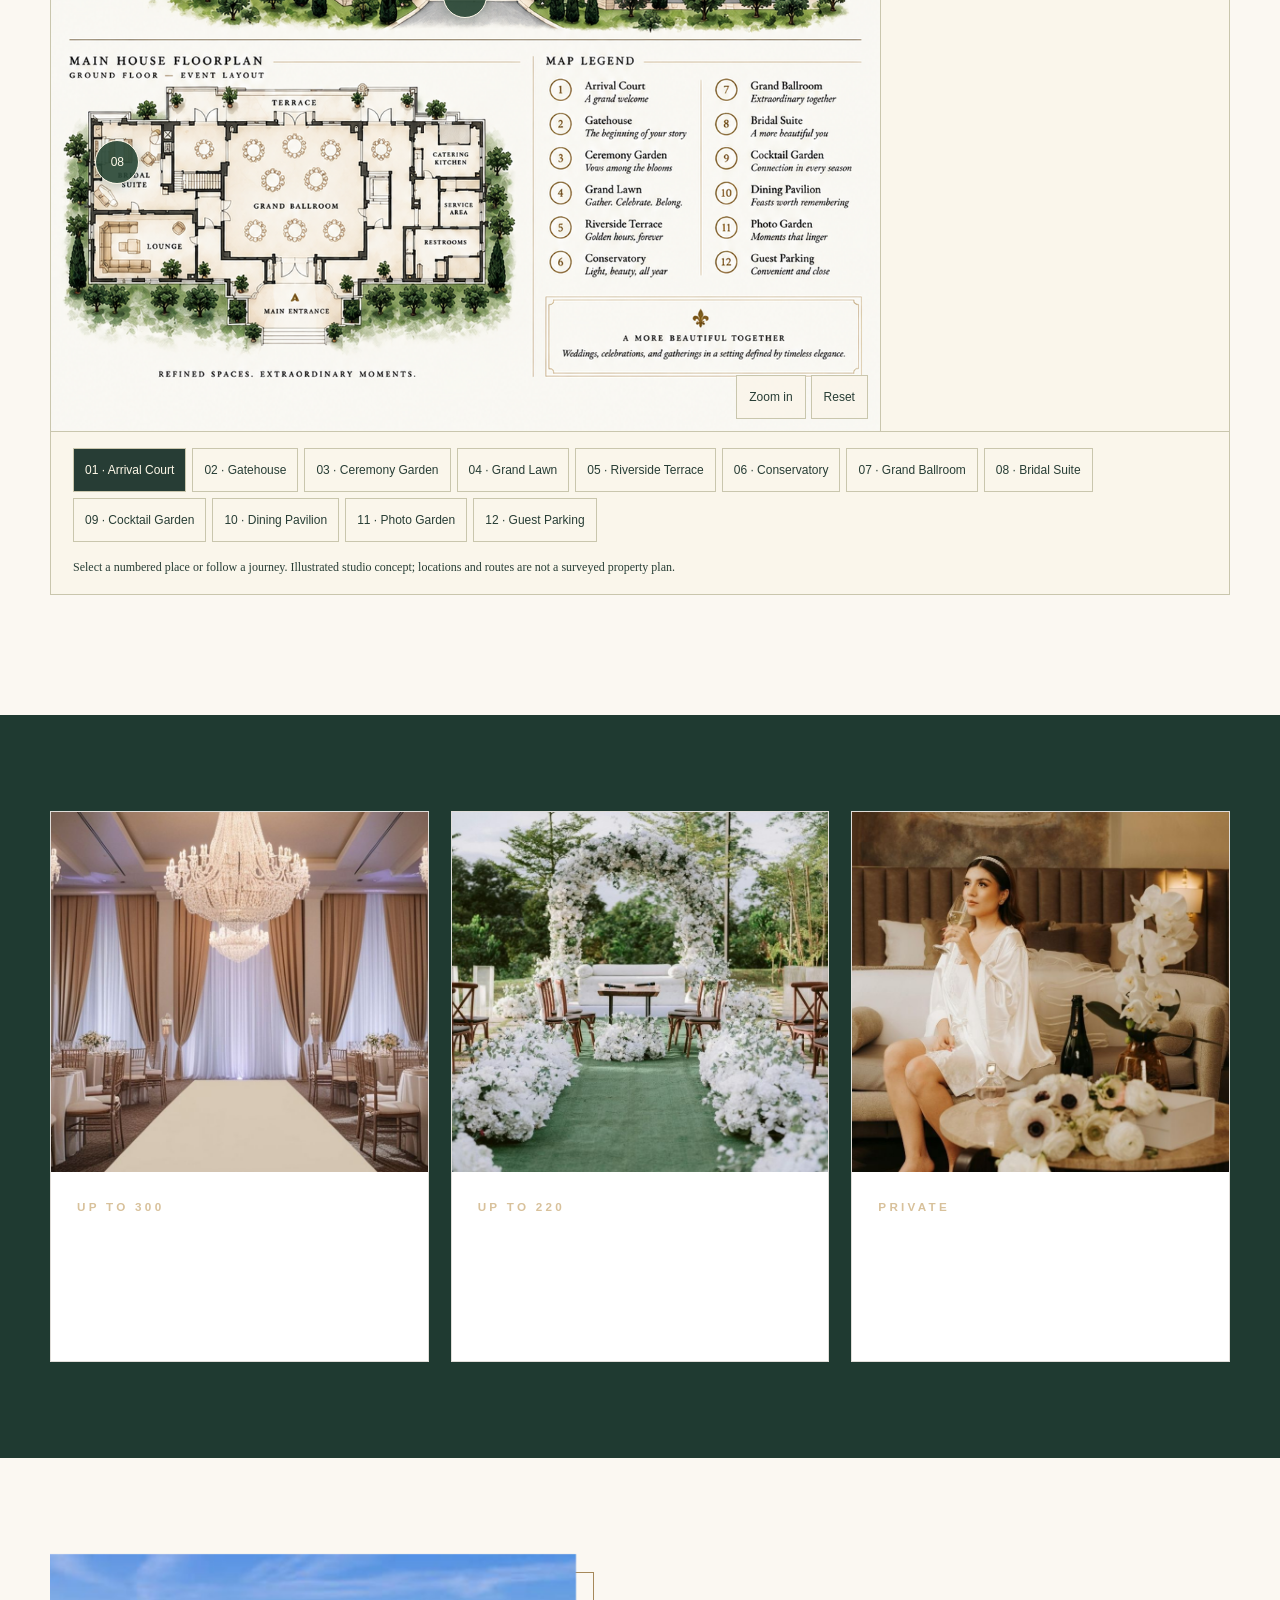
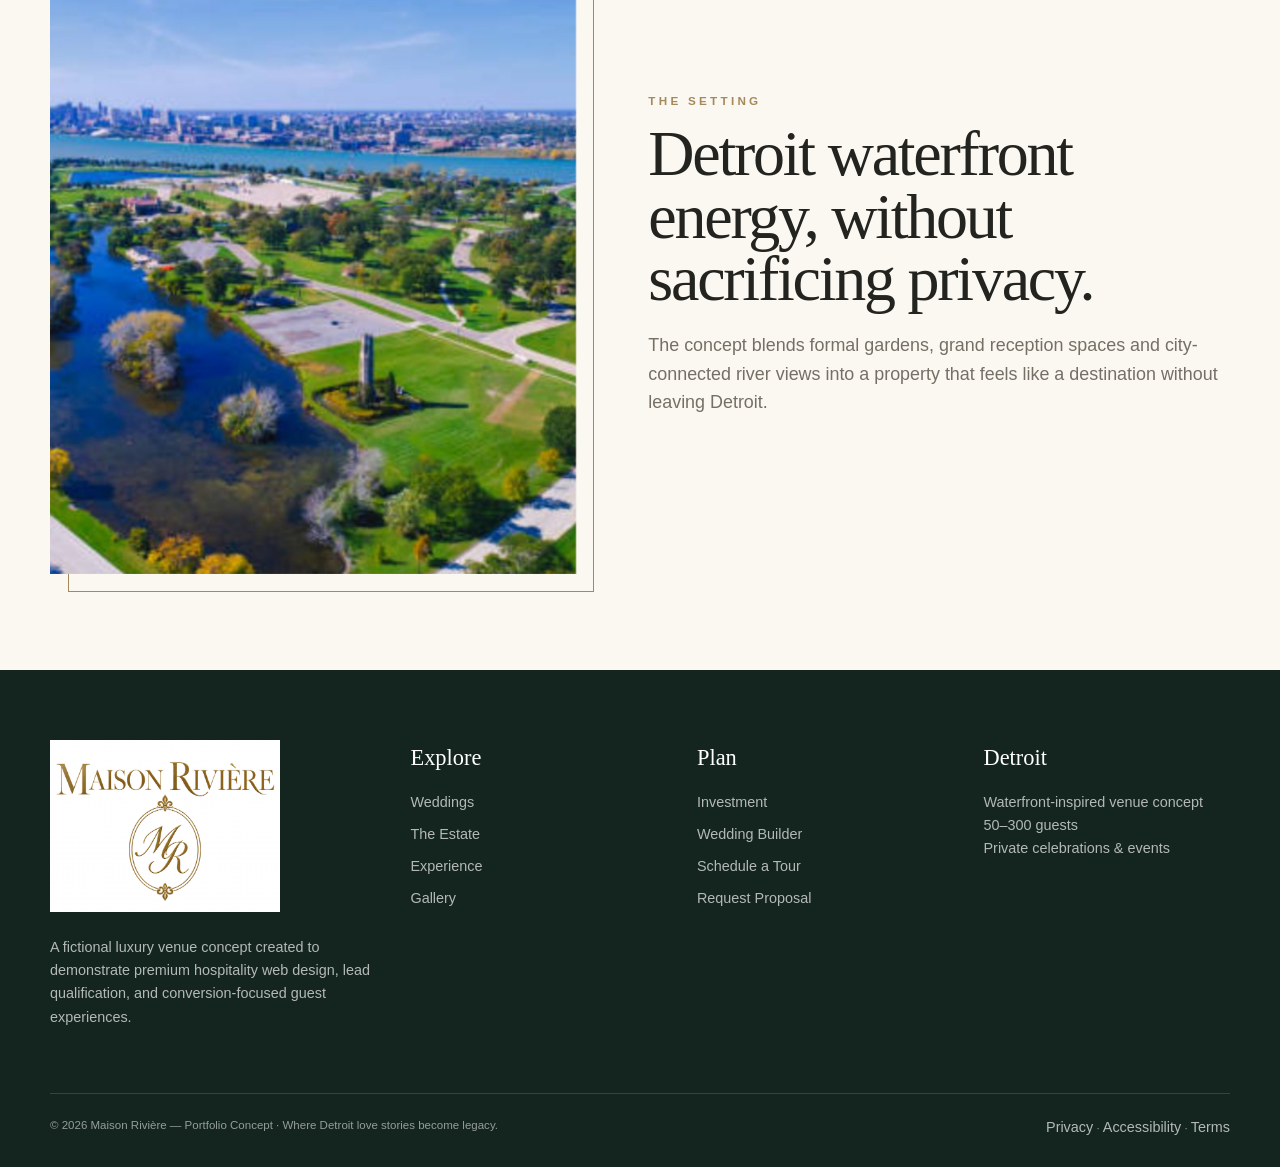
<file: estate.html>
<!doctype html><html lang="en"><head><meta charset="utf-8"><meta name="viewport" content="width=device-width,initial-scale=1"><meta name="description" content="Luxury Detroit wedding venue concept"><title>The Estate | Maison Rivière</title><link rel="stylesheet" href="styles.css"><link rel="stylesheet" href="estate-atlas.css"></head><body><header class="header"><div class="container nav"><a class="brand" href="index.html">
  <img src="logo-lockup.PNG" alt="Maison Rivière Weddings & Events">
</a><button class="menu-btn" aria-label="Open menu">☰</button><nav class="navlinks"><a href="weddings.html">Weddings</a><a href="estate.html">The Estate</a><a href="experience.html">Experience</a><a href="gallery.html">Gallery</a><a href="investment.html">Investment</a><a href="builder.html">Wedding Builder</a><a class="btn primary nav-cta" href="contact.html">Schedule a Tour</a></nav></div></header><main><section class="page-hero has-image"><img src="12_historic_grand_ballroom.JPG" alt="Historic ballroom"><div class="container"><div class="eyebrow">The Estate</div><h1 class="display xl">Spaces with presence.</h1><p>Grand architecture, intimate gardens and waterfront-inspired outdoor spaces, connected for a seamless guest journey.</p></div></section><section class="section"><div class="container"><div class="eyebrow">Estate Map</div><h2 class="display lg">Understand the whole celebration at a glance.</h2><div class="estate-atlas" data-estate-atlas data-estate-kind="maison"><div class="atlas-toolbar"><p>A place for every moment.</p><div class="atlas-modes" aria-label="Estate journeys"></div></div><div class="atlas-layout"><div class="atlas-stage"><div class="atlas-canvas"><img class="atlas-art" src="estate-map-floorplan.png" alt="Maison Rivière illustrated property and floorplan"/><svg class="atlas-route" viewBox="0 0 100 100" preserveAspectRatio="none" aria-hidden="true"><polyline/></svg></div><div class="atlas-zoom"><button type="button" data-zoom aria-pressed="false">Zoom in</button><button type="button" data-reset>Reset</button></div></div><aside class="atlas-panel" id="atlas-detail" aria-label="Selected location details"></aside></div><div class="atlas-index" aria-label="Choose an estate location"></div><p class="atlas-note">Select a numbered place or follow a journey. Illustrated studio concept; locations and routes are not a surveyed property plan.</p><p class="sr-only" data-atlas-status role="status" aria-live="polite"></p><noscript><p class="atlas-note">Explore the estate: <a href="contact.html">Arrival Court</a> · <a href="contact.html">Gatehouse</a> · <a href="weddings.html">Ceremony Garden</a> · <a href="experience.html">Grand Lawn</a> · <a href="experience.html">Riverside Terrace</a> · <a href="contact.html">Conservatory</a> · <a href="weddings.html">Grand Ballroom</a> · <a href="experience.html">Bridal Suite</a> · <a href="experience.html">Cocktail Garden</a> · <a href="contact.html">Dining Pavilion</a> · <a href="gallery.html">Photo Garden</a> · <a href="contact.html">Guest Parking</a></p></noscript></div><script type="application/json" data-atlas-data>{"kind": "maison", "places": [["arrival", "Arrival Court", "Welcome \u00b7 first impressions", "An arrival sequence around the fountain, with clear onward routes to the ceremony and reception.", 50, 48, "contact.html", "estate-map-floorplan.png", "Guest arrival", "plan"], ["gate", "Gatehouse", "Arrival \u00b7 orientation", "The entrance to the imagined property and the starting point of the estate journey.", 50, 58, "contact.html", "estate-map-floorplan.png", "Arrival and departure", "plan"], ["ceremony", "Ceremony Garden", "Ceremony \u00b7 floral setting", "A designed aisle and floral outdoor ceremony setting, paired with a conversation about the rain plan.", 28, 20, "weddings.html", "14_garden_ceremony_aisle.JPG", "Up to 220"], ["lawn", "Grand Lawn", "Gather \u00b7 open air", "A broad central lawn between the ceremony, terrace and reception spaces.", 51, 28, "experience.html", "estate-map-floorplan.png", "Outdoor gathering concept", "plan"], ["terrace", "Riverside Terrace", "Cocktails \u00b7 river views", "A terrace for time together beside the water, connecting the lawn and gardens.", 51, 21, "experience.html", "estate-map-floorplan.png", "Outdoor hosting", "plan"], ["conservatory", "Conservatory", "Gather \u00b7 glasshouse", "An architectural garden room shown in the concept illustration. Final uses and layouts are explored during a tour.", 76, 30, "contact.html", "estate-map-floorplan.png", "Concept space \u00b7 tour to discuss", "plan"], ["ballroom", "Grand Ballroom", "Reception \u00b7 dinner and dancing", "The main reception setting, with flexible dinner layouts, dancing, stage and custom lighting.", 51, 39, "weddings.html", "12_historic_grand_ballroom.JPG", "Up to 300"], ["suite", "Bridal Suite", "Prepare \u00b7 private retreat", "Dedicated preparation, portraits and beauty stations before stepping into the celebration.", 8, 74, "experience.html", "06_bridal_suite_champagne.JPG", "Private preparation"], ["cocktail", "Cocktail Garden", "Gather \u00b7 connection", "A garden gathering space for conversation between ceremony and reception.", 28, 37, "experience.html", "22_passed_hors_doeuvres.JPG", "Cocktail-hour setting"], ["dining", "Dining Pavilion", "Dine \u00b7 garden setting", "A pavilion shown in the illustration for an alternative dining atmosphere. Discuss suitability and layout on a tour.", 80, 40, "contact.html", "09_candlelit_reception_table.JPG", "Concept space \u00b7 tour to discuss"], ["photo", "Photo Garden", "Portraits \u00b7 quiet moments", "An intimate garden for photographs and a quiet pause within the celebration.", 13, 35, "gallery.html", "19_gown_in_motion_garden.JPG", "Portrait setting"], ["parking", "Guest Parking", "Arrival \u00b7 convenient access", "Parking is shown beside the arrival court in this fictional property guide.", 80, 53, "contact.html", "estate-map-floorplan.png", "Parking shown in concept map", "plan"]], "modes": [{"label": "All spaces", "ids": ["arrival", "gate", "ceremony", "lawn", "terrace", "conservatory", "ballroom", "suite", "cocktail", "dining", "photo", "parking"]}, {"label": "Wedding day", "ids": ["suite", "ceremony", "cocktail", "ballroom", "terrace"]}, {"label": "Guest arrival", "ids": ["gate", "parking", "arrival", "ceremony", "ballroom"]}]}</script></div></section><section class="section dark"><div class="container cards3"><article class="card"><img src="11_neutral_crystal_ballroom.JPG" alt="Neutral crystal chandelier ballroom"><div class="card-body"><div class="eyebrow">Up to 300</div><h3>Grand Ballroom</h3><p>Reception layouts, dancing, stage and custom lighting.</p></div></article><article class="card"><img src="14_garden_ceremony_aisle.JPG" alt="White floral garden ceremony aisle"><div class="card-body"><div class="eyebrow">Up to 220</div><h3>Ceremony Garden</h3><p>A floral outdoor setting with a designed aisle and rain-plan flexibility.</p></div></article><article class="card"><img src="06_bridal_suite_champagne.JPG" alt="Bride in private bridal suite with champagne"><div class="card-body"><div class="eyebrow">Private</div><h3>Bridal Suite</h3><p>Dedicated preparation, portraits, beauty stations and champagne service.</p></div></article></div></section><section class="section"><div class="container split reverse"><div class="image-frame"><img src="28_detroit_riverfront_aerial.JPG" alt="Detroit riverfront aerial"></div><div class="copy"><div class="eyebrow">The Setting</div><h2 class="display lg">Detroit waterfront energy, without sacrificing privacy.</h2><p class="lede">The concept blends formal gardens, grand reception spaces and city-connected river views into a property that feels like a destination without leaving Detroit.</p></div></div></section></main><footer class="footer"><div class="container"><div class="footer-grid"><div><a class="brand" href="index.html">
  <img src="logo-lockup.PNG" alt="Maison Rivière Weddings & Events">
</a><p>A fictional luxury venue concept created to demonstrate premium hospitality web design, lead qualification, and conversion-focused guest experiences.</p></div><div><h4>Explore</h4><div class="footer-links"><a href="weddings.html">Weddings</a><a href="estate.html">The Estate</a><a href="experience.html">Experience</a><a href="gallery.html">Gallery</a></div></div><div><h4>Plan</h4><div class="footer-links"><a href="investment.html">Investment</a><a href="builder.html">Wedding Builder</a><a href="contact.html">Schedule a Tour</a><a href="contact.html">Request Proposal</a></div></div><div><h4>Detroit</h4><p>Waterfront-inspired venue concept<br>50–300 guests<br>Private celebrations & events</p></div></div><div class="footer-bottom">
  <span>© 2026 Maison Rivière — Portfolio Concept · Where Detroit love stories become legacy.</span>
  <span>
    <a href="privacy.html">Privacy</a> ·
    <a href="accessibility.html">Accessibility</a> ·
    <a href="terms.html">Terms</a>
  </span>
</div></div></footer><script src="script.js"></script><script src="estate-atlas.js"></script></body></html>
</file>
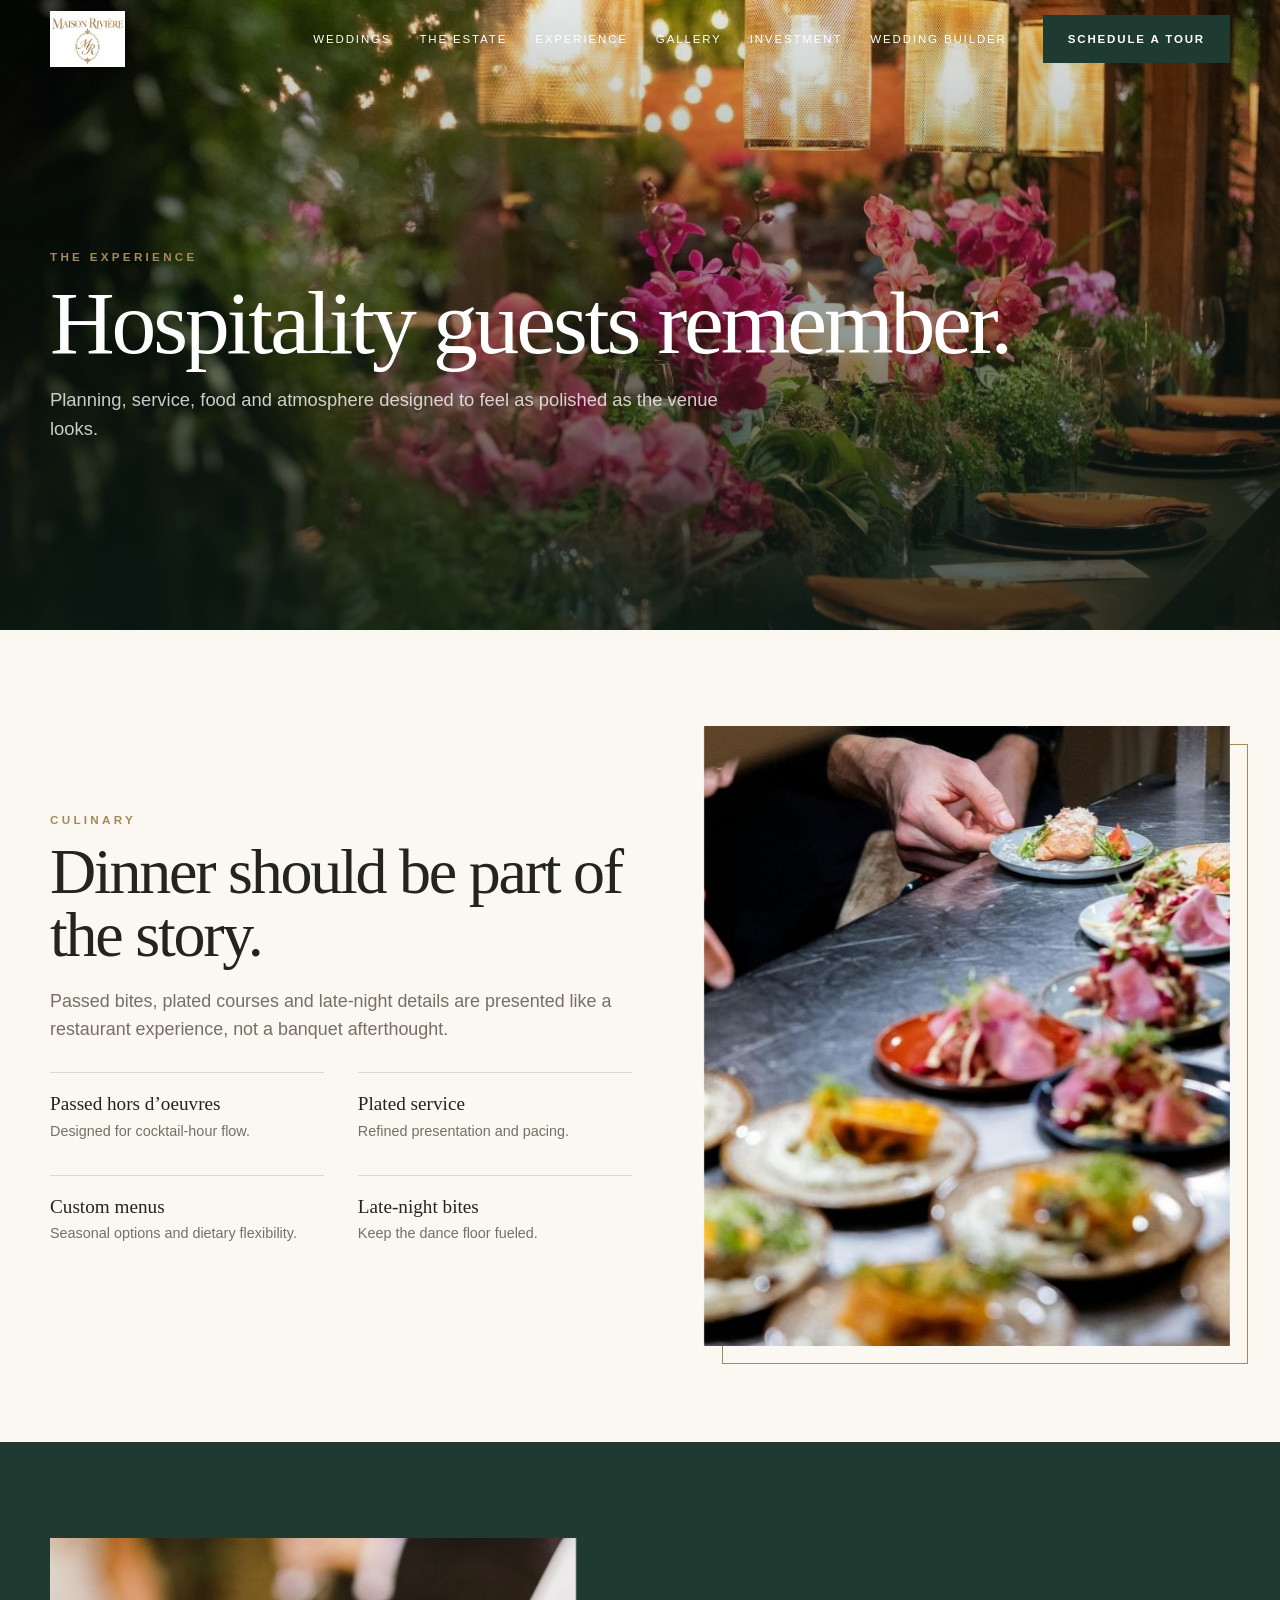
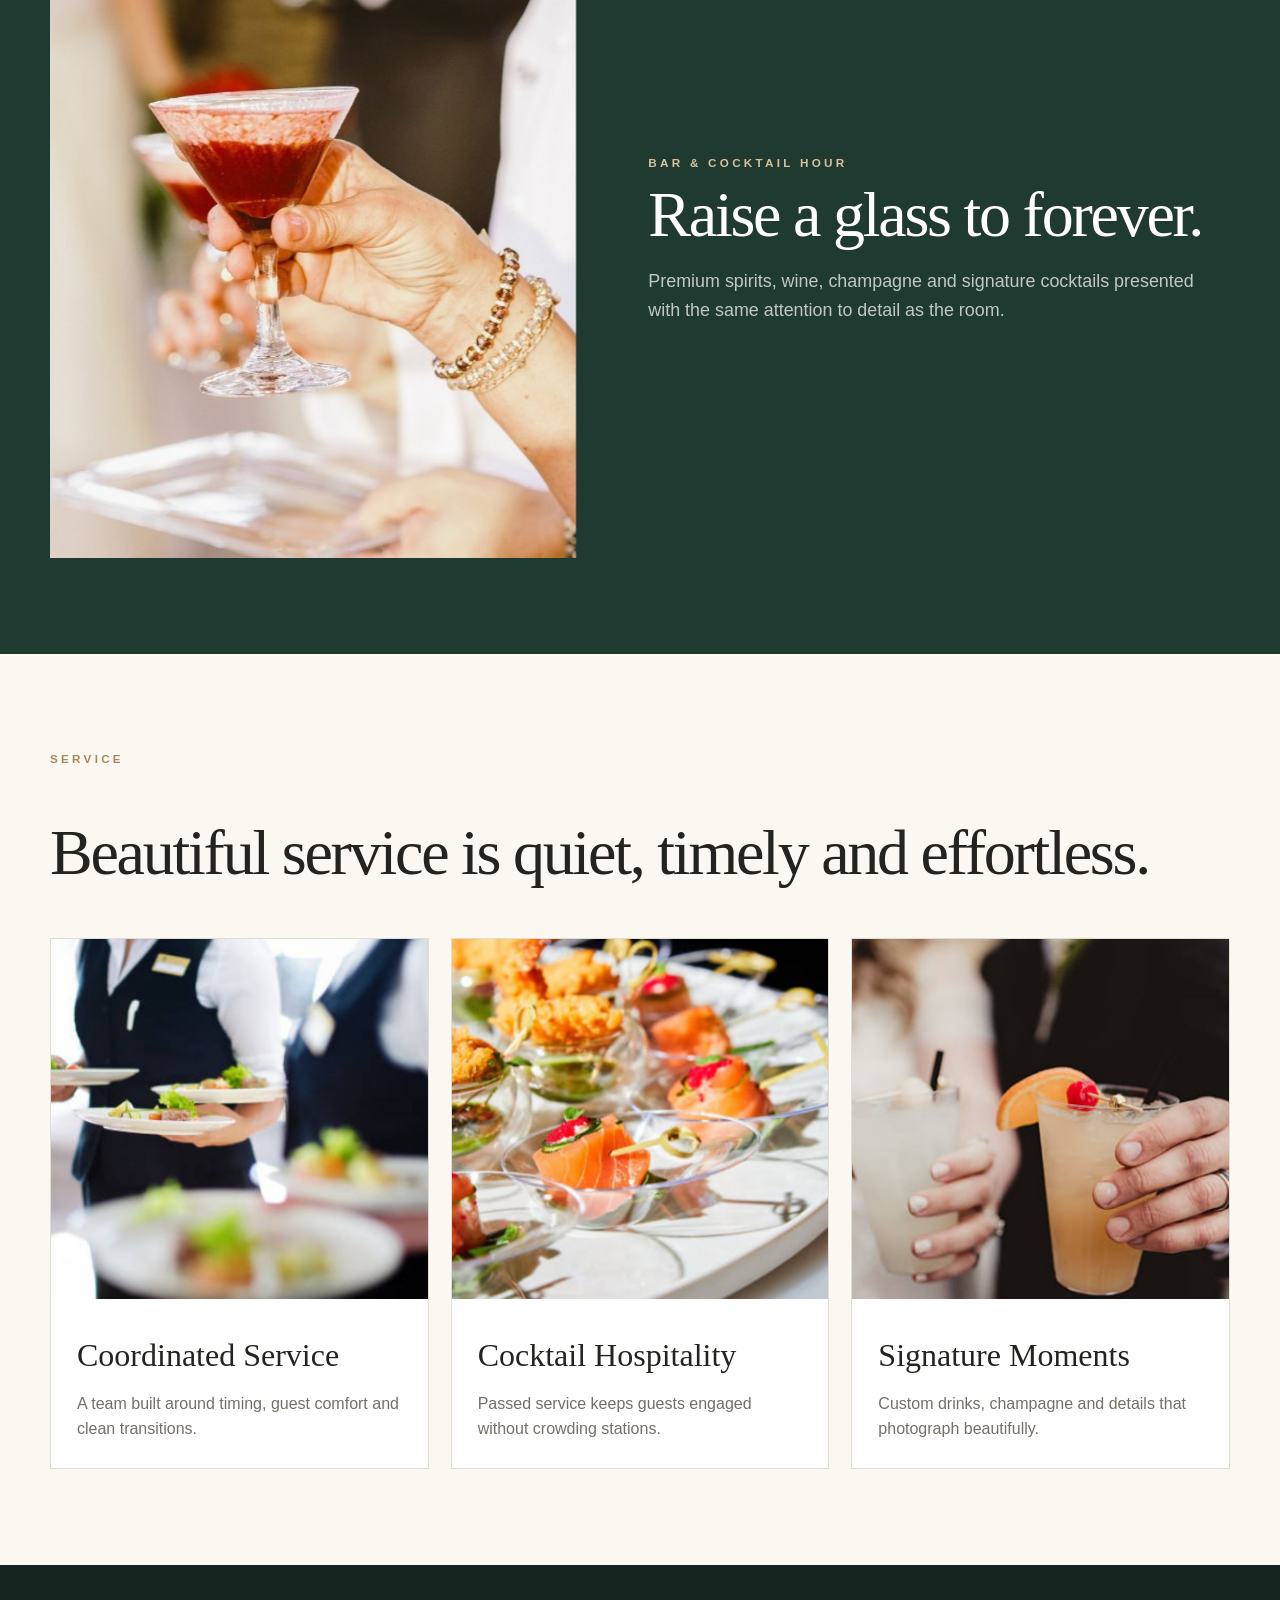
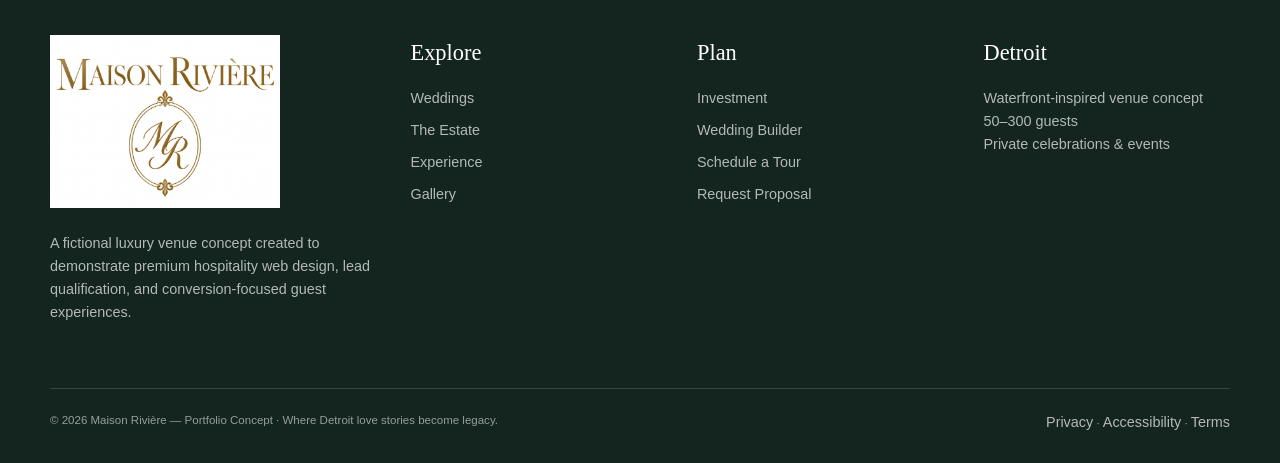
<file: experience.html>
<!doctype html><html lang="en"><head><meta charset="utf-8"><meta name="viewport" content="width=device-width,initial-scale=1"><meta name="description" content="Luxury Detroit wedding venue concept"><title>Experience | Maison Rivière</title><link rel="stylesheet" href="styles.css"></head><body><header class="header"><div class="container nav"><a class="brand" href="index.html">
  <img src="logo-lockup.PNG" alt="Maison Rivière Weddings & Events">
</a><button class="menu-btn" aria-label="Open menu">☰</button><nav class="navlinks"><a href="weddings.html">Weddings</a><a href="estate.html">The Estate</a><a href="experience.html">Experience</a><a href="gallery.html">Gallery</a><a href="investment.html">Investment</a><a href="builder.html">Wedding Builder</a><a class="btn primary nav-cta" href="contact.html">Schedule a Tour</a></nav></div></header><main><section class="page-hero has-image"><img src="32_warm_floral_tablescape.JPG" alt="Luxury reception tablescape"><div class="container"><div class="eyebrow">The Experience</div><h1 class="display xl">Hospitality guests remember.</h1><p>Planning, service, food and atmosphere designed to feel as polished as the venue looks.</p></div></section><section class="section"><div class="container split"><div class="copy"><div class="eyebrow">Culinary</div><h2 class="display lg">Dinner should be part of the story.</h2><p class="lede">Passed bites, plated courses and late-night details are presented like a restaurant experience, not a banquet afterthought.</p><div class="feature-list"><div class="feature"><strong>Passed hors d’oeuvres</strong><span>Designed for cocktail-hour flow.</span></div><div class="feature"><strong>Plated service</strong><span>Refined presentation and pacing.</span></div><div class="feature"><strong>Custom menus</strong><span>Seasonal options and dietary flexibility.</span></div><div class="feature"><strong>Late-night bites</strong><span>Keep the dance floor fueled.</span></div></div></div><div class="image-frame"><img src="29_chef_plated_small_plates.JPG" alt="Chef plated small plates"></div></div></section><section class="section dark"><div class="container split reverse"><div class="image-frame"><img src="30_cocktail_detail.JPG" alt="Signature cocktail"></div><div class="copy"><div class="eyebrow">Bar & Cocktail Hour</div><h2 class="display lg">Raise a glass to forever.</h2><p class="lede">Premium spirits, wine, champagne and signature cocktails presented with the same attention to detail as the room.</p></div></div></section><section class="section"><div class="container"><div class="eyebrow">Service</div><h2 class="display lg">Beautiful service is quiet, timely and effortless.</h2><div class="cards3"><article class="card"><img src="24_servers_plated_service.JPG" alt="Servers carrying plated wedding dishes"><div class="card-body"><h3>Coordinated Service</h3><p>A team built around timing, guest comfort and clean transitions.</p></div></article><article class="card"><img src="22_passed_hors_doeuvres.JPG" alt="Passed wedding hors d’oeuvres"><div class="card-body"><h3>Cocktail Hospitality</h3><p>Passed service keeps guests engaged without crowding stations.</p></div></article><article class="card"><img src="23_signature_cocktails.JPG" alt="Bride and groom holding signature cocktails"><div class="card-body"><h3>Signature Moments</h3><p>Custom drinks, champagne and details that photograph beautifully.</p></div></article></div></div></section></main><footer class="footer"><div class="container"><div class="footer-grid"><div><a class="brand" href="index.html">
  <img src="logo-lockup.PNG" alt="Maison Rivière Weddings & Events">
</a><p>A fictional luxury venue concept created to demonstrate premium hospitality web design, lead qualification, and conversion-focused guest experiences.</p></div><div><h4>Explore</h4><div class="footer-links"><a href="weddings.html">Weddings</a><a href="estate.html">The Estate</a><a href="experience.html">Experience</a><a href="gallery.html">Gallery</a></div></div><div><h4>Plan</h4><div class="footer-links"><a href="investment.html">Investment</a><a href="builder.html">Wedding Builder</a><a href="contact.html">Schedule a Tour</a><a href="contact.html">Request Proposal</a></div></div><div><h4>Detroit</h4><p>Waterfront-inspired venue concept<br>50–300 guests<br>Private celebrations & events</p></div></div><div class="footer-bottom">
  <span>© 2026 Maison Rivière — Portfolio Concept · Where Detroit love stories become legacy.</span>
  <span>
    <a href="privacy.html">Privacy</a> ·
    <a href="accessibility.html">Accessibility</a> ·
    <a href="terms.html">Terms</a>
  </span>
</div></div></footer><script src="script.js"></script></body></html>
</file>
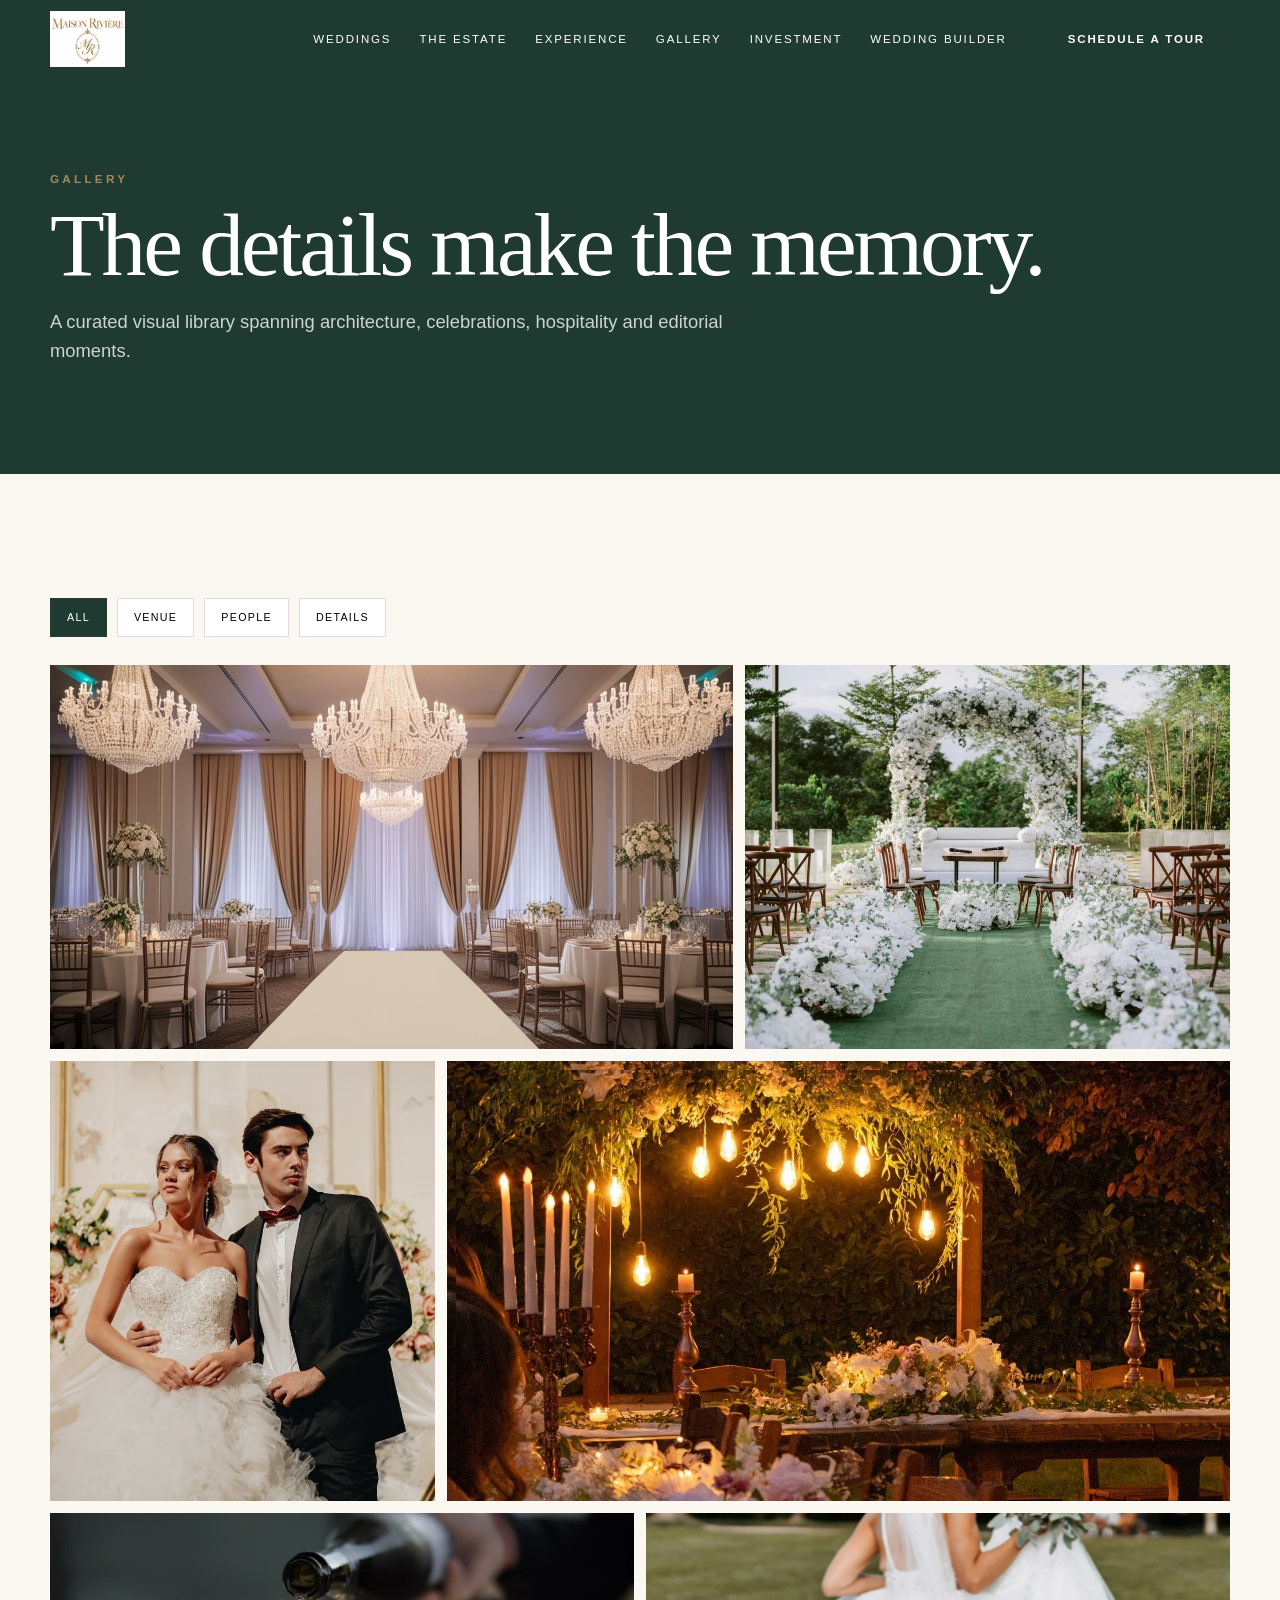
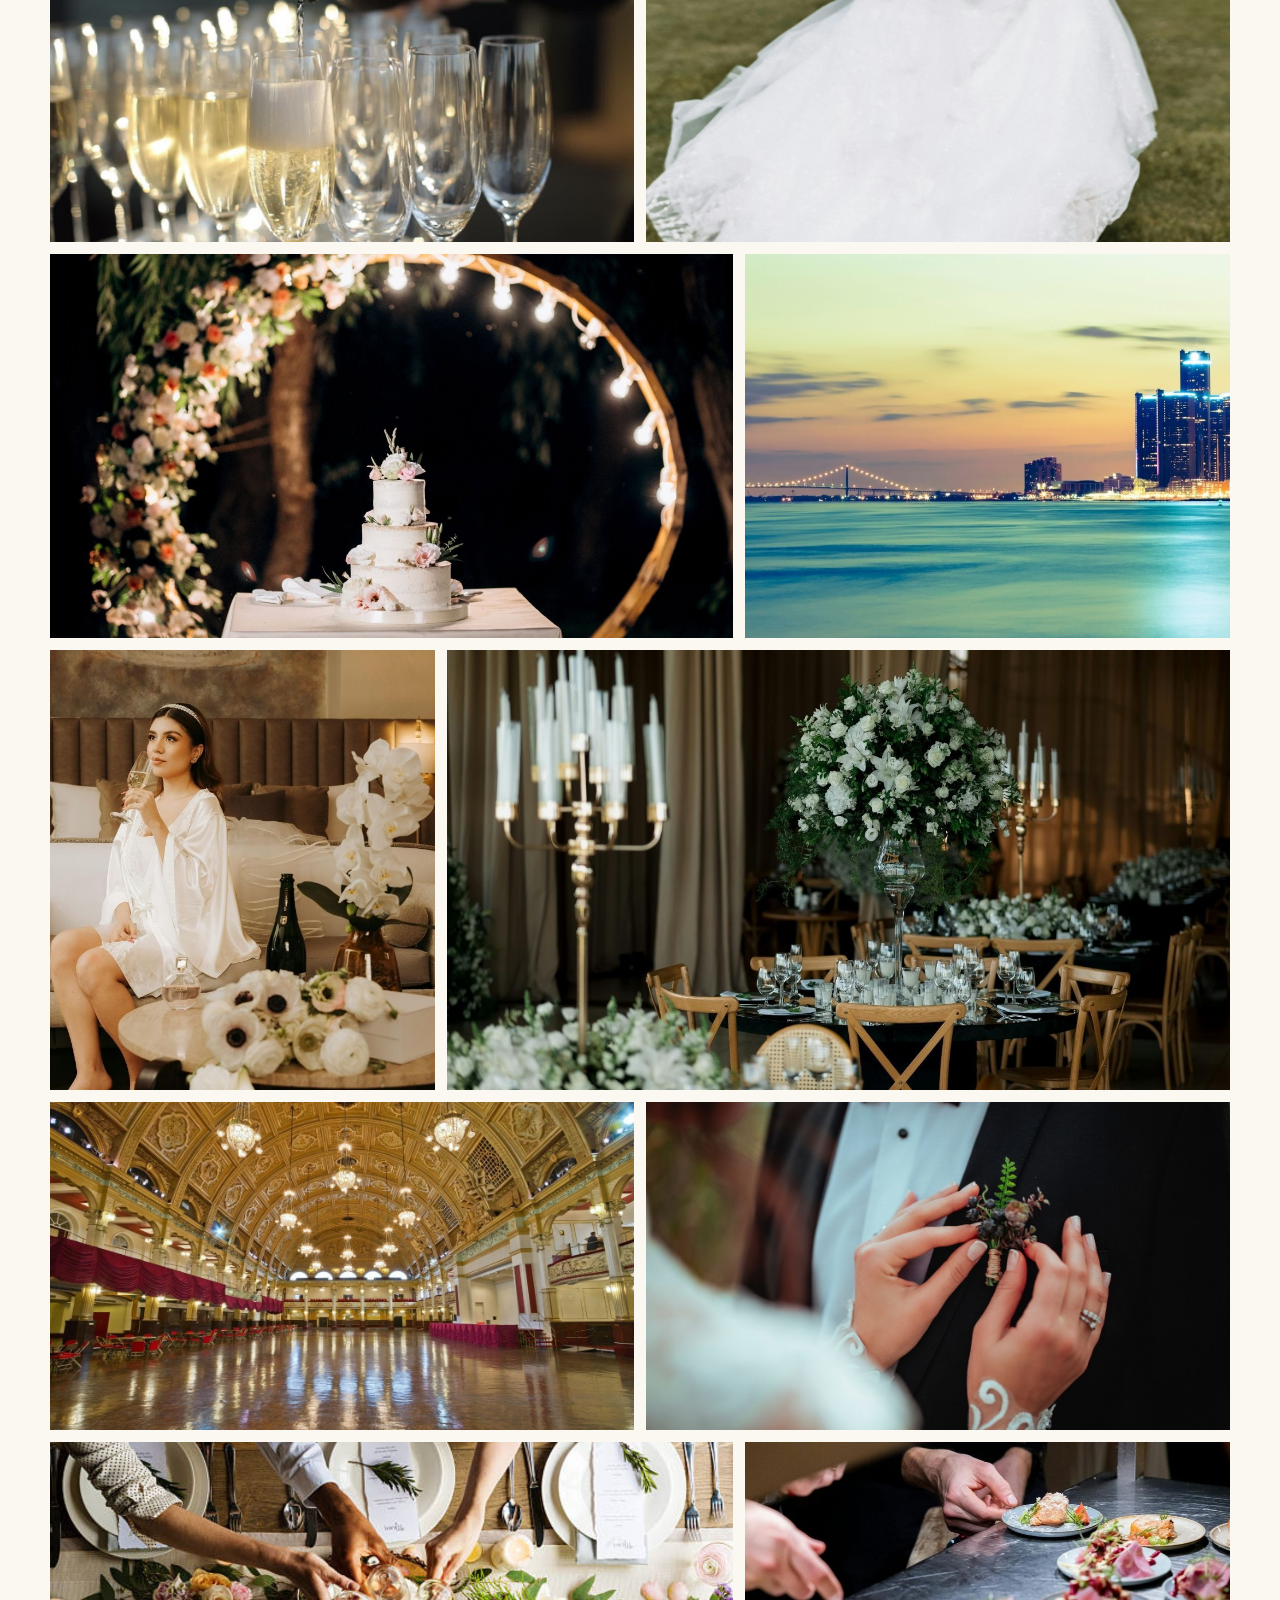
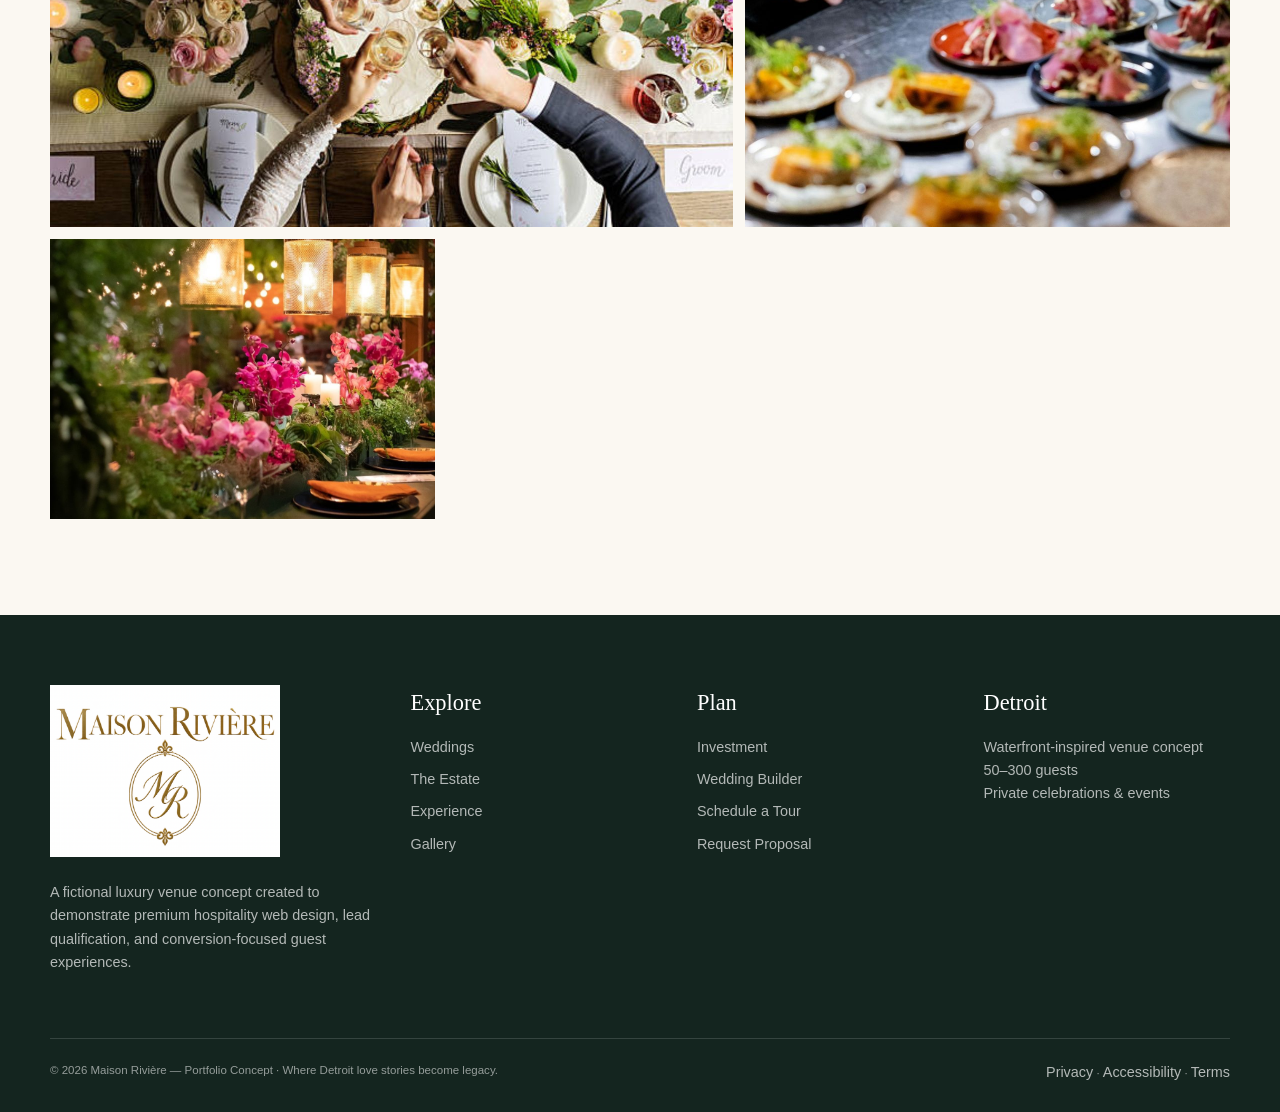
<file: gallery.html>
<!doctype html>
<html lang="en">

<head>
  <meta charset="utf-8">
  <meta name="viewport" content="width=device-width,initial-scale=1">
  <meta name="description" content="Luxury Detroit wedding venue concept">
  <title>Gallery | Maison Rivière</title>
  <link rel="stylesheet" href="styles.css">
</head>

<body>

  <header class="header">
    <div class="container nav">

      <a class="brand" href="index.html">
        <img src="logo-lockup.PNG" alt="Maison Rivière Weddings & Events">
      </a>

      <button class="menu-btn" aria-label="Open menu">☰</button>

      <nav class="navlinks">
        <a href="weddings.html">Weddings</a>
        <a href="estate.html">The Estate</a>
        <a href="experience.html">Experience</a>
        <a href="gallery.html">Gallery</a>
        <a href="investment.html">Investment</a>
        <a href="builder.html">Wedding Builder</a>
        <a class="btn primary nav-cta" href="contact.html">Schedule a Tour</a>
      </nav>

    </div>
  </header>


  <main>

    <section class="page-hero">
      <div class="container">

        <div class="eyebrow">Gallery</div>

        <h1 class="display xl">
          The details make the memory.
        </h1>

        <p>
          A curated visual library spanning architecture, celebrations, hospitality and editorial moments.
        </p>

      </div>
    </section>


    <section class="section">
      <div class="container">

        <div class="filters">
          <button class="filter active" data-filter="all">All</button>
          <button class="filter" data-filter="venue">Venue</button>
          <button class="filter" data-filter="people">People</button>
          <button class="filter" data-filter="details">Details</button>
        </div>


        <div class="gallery">

          <figure data-cat="venue">
            <img
              src="11_neutral_crystal_ballroom.JPG"
              alt="Neutral wedding ballroom with crystal chandeliers"
            >
          </figure>

          <figure data-cat="venue">
            <img
              src="14_garden_ceremony_aisle.JPG"
              alt="White floral wedding ceremony aisle in a garden"
            >
          </figure>

          <figure data-cat="people">
            <img
              src="15_classic_couple_portrait.JPG"
              alt="Wedding couple posing for a formal portrait"
            >
          </figure>

          <figure data-cat="details">
            <img
              src="09_candlelit_reception_table.JPG"
              alt="Candlelit wedding reception table setting"
            >
          </figure>

          <figure data-cat="details">
            <img
              src="03_champagne_pour.JPG"
              alt="Champagne being poured into a glass"
            >
          </figure>

          <figure data-cat="people">
            <img
              src="19_gown_in_motion_garden.JPG"
              alt="Bride in a flowing wedding gown outdoors"
            >
          </figure>

          <figure data-cat="details">
            <img
              src="16_floral_cake_night.JPG"
              alt="Floral wedding cake displayed at night"
            >
          </figure>

          <figure data-cat="venue">
            <img
              src="02_detroit_skyline_night.JPG"
              alt="Detroit skyline illuminated at night"
            >
          </figure>

          <figure data-cat="people">
            <img
              src="06_bridal_suite_champagne.JPG"
              alt="Bride holding champagne in a bridal suite"
            >
          </figure>

          <figure data-cat="details">
            <img
              src="10_dark_floral_centerpiece.JPG"
              alt="Dark reception table with white floral centerpiece"
            >
          </figure>

          <figure data-cat="venue">
            <img
              src="12_historic_grand_ballroom.JPG"
              alt="Historic grand ballroom prepared for a wedding"
            >
          </figure>

          <figure data-cat="details">
            <img
              src="17_boutonniere_detail.JPG"
              alt="Close-up detail of a wedding boutonniere"
            >
          </figure>

          <figure data-cat="people">
            <img
              src="25_overhead_toast.JPG"
              alt="Wedding guests raising glasses for a toast"
            >
          </figure>

          <figure data-cat="details">
            <img
              src="29_chef_plated_small_plates.JPG"
              alt="Chef presenting plated small dishes"
            >
          </figure>

          <figure data-cat="details">
            <img
              src="32_warm_floral_tablescape.JPG"
              alt="Warm candlelit wedding tablescape with floral arrangements"
            >
          </figure>

        </div>

      </div>
    </section>

  </main>


  <footer class="footer">
    <div class="container">

      <div class="footer-grid">

        <div>

          <a class="brand" href="index.html">
            <img src="logo-lockup.PNG" alt="Maison Rivière Weddings & Events">
          </a>

          <p>
            A fictional luxury venue concept created to demonstrate premium hospitality web design,
            lead qualification, and conversion-focused guest experiences.
          </p>

        </div>


        <div>
          <h4>Explore</h4>

          <div class="footer-links">
            <a href="weddings.html">Weddings</a>
            <a href="estate.html">The Estate</a>
            <a href="experience.html">Experience</a>
            <a href="gallery.html">Gallery</a>
          </div>
        </div>


        <div>
          <h4>Plan</h4>

          <div class="footer-links">
            <a href="investment.html">Investment</a>
            <a href="builder.html">Wedding Builder</a>
            <a href="contact.html">Schedule a Tour</a>
            <a href="contact.html">Request Proposal</a>
          </div>
        </div>


        <div>
          <h4>Detroit</h4>

          <p>
            Waterfront-inspired venue concept<br>
            50–300 guests<br>
            Private celebrations & events
          </p>
        </div>

      </div>


      <div class="footer-bottom">

        <span>
          © 2026 Maison Rivière — Portfolio Concept · Where Detroit love stories become legacy.
        </span>

        <span>
          <a href="privacy.html">Privacy</a> ·
          <a href="accessibility.html">Accessibility</a> ·
          <a href="terms.html">Terms</a>
        </span>

      </div>

    </div>
  </footer>


  <script src="script.js"></script>

</body>
</html>
</file>
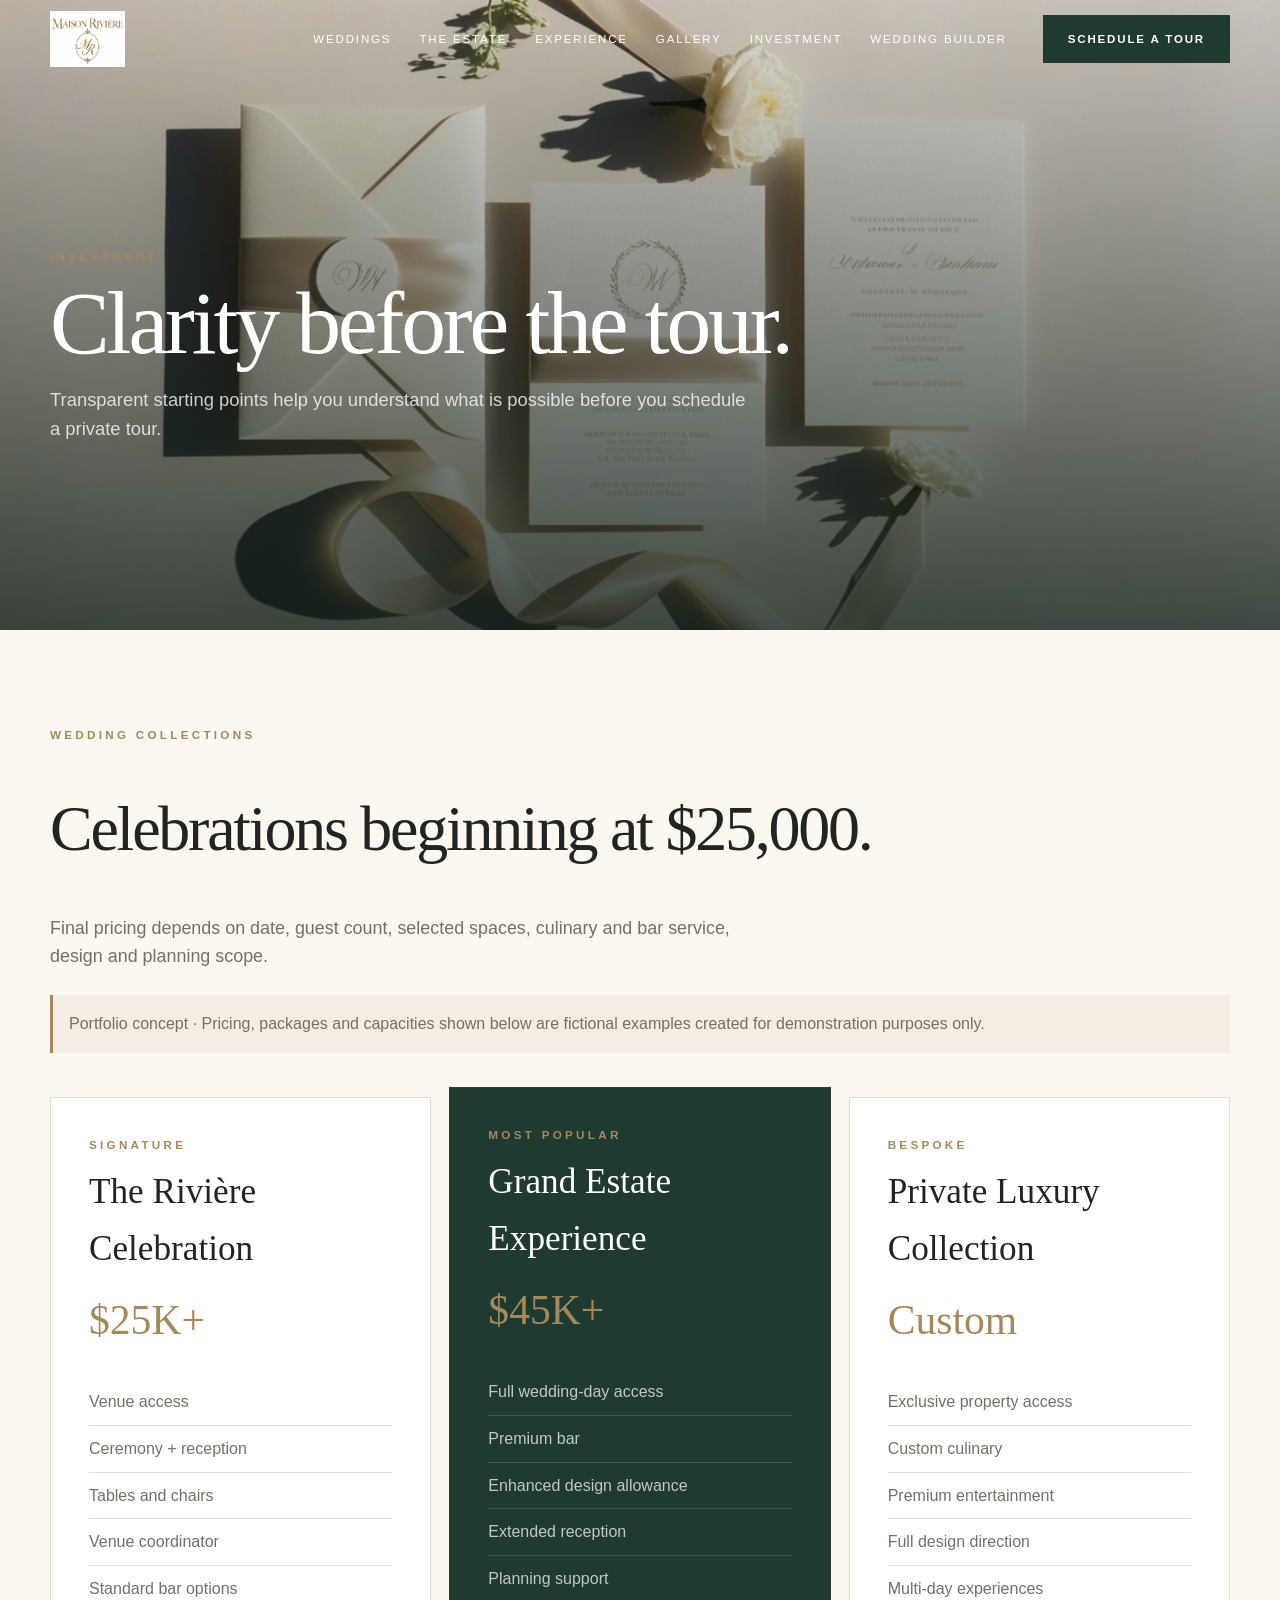
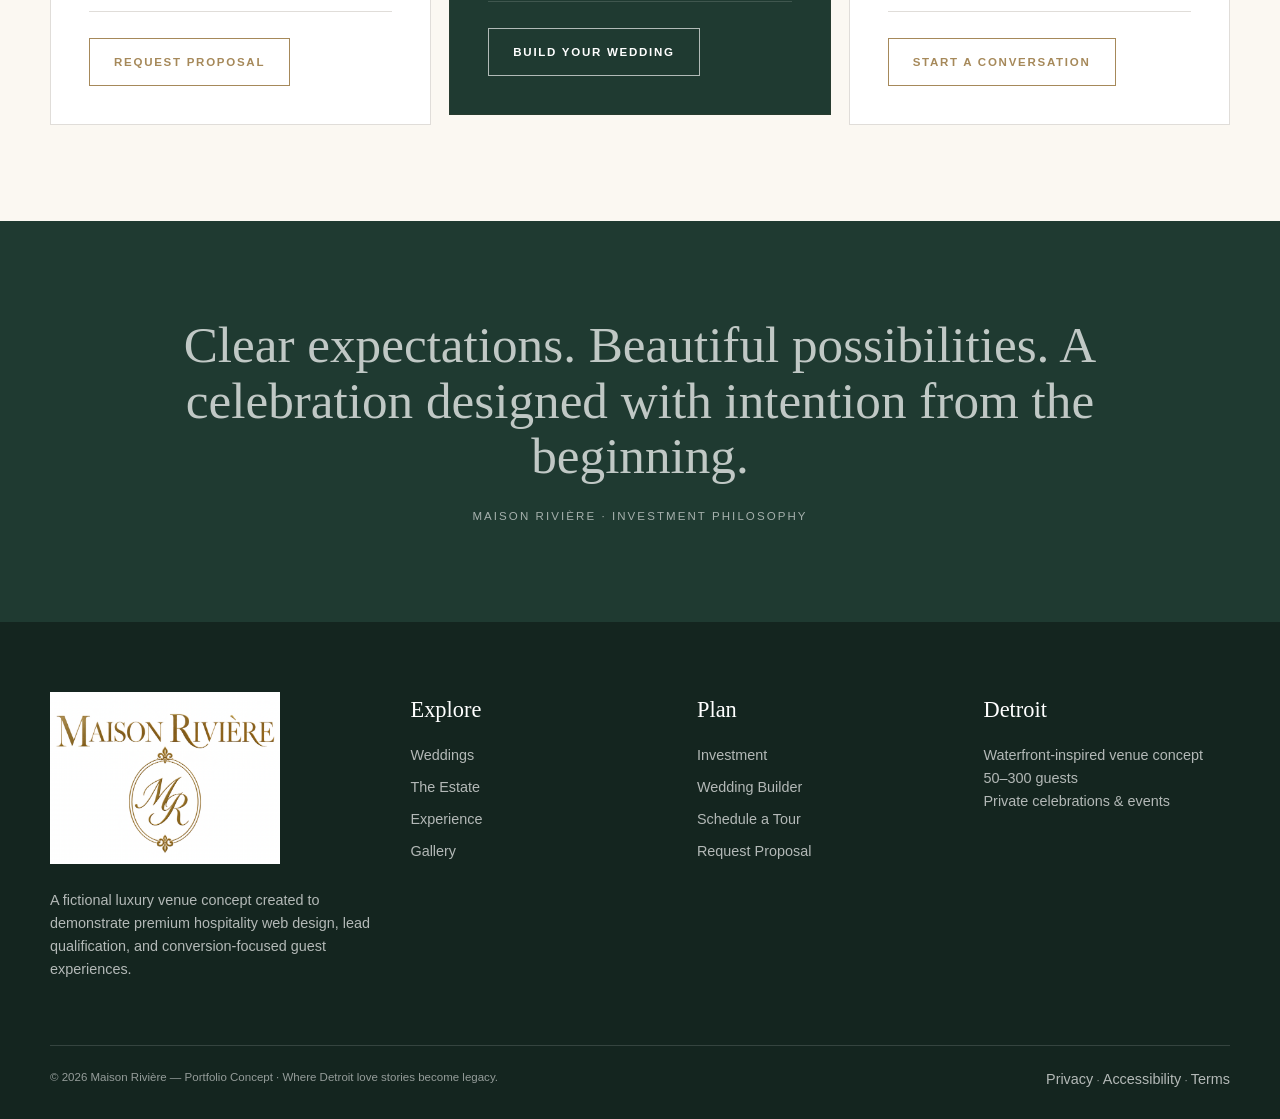
<file: investment.html>
<!doctype html><html lang="en"><head><meta charset="utf-8"><meta name="viewport" content="width=device-width,initial-scale=1"><meta name="description" content="Luxury Detroit wedding venue concept"><title>Investment | Maison Rivière</title><link rel="stylesheet" href="styles.css"></head><body><header class="header"><div class="container nav"><a class="brand" href="index.html">
  <img src="logo-lockup.PNG" alt="Maison Rivière Weddings & Events">
</a><button class="menu-btn" aria-label="Open menu">☰</button><nav class="navlinks"><a href="weddings.html">Weddings</a><a href="estate.html">The Estate</a><a href="experience.html">Experience</a><a href="gallery.html">Gallery</a><a href="investment.html">Investment</a><a href="builder.html">Wedding Builder</a><a class="btn primary nav-cta" href="contact.html">Schedule a Tour</a></nav></div></header><main><section class="page-hero has-image"><img src="08_invitation_flatlay.JPG" alt="Luxury wedding stationery"><div class="container"><div class="eyebrow">Investment</div><h1 class="display xl">Clarity before the tour.</h1><p>Transparent starting points help you understand what is possible before you schedule a private tour.</p></div></section><section class="section"><div class="container"><div class="eyebrow">Wedding Collections</div><h2 class="display lg">Celebrations beginning at $25,000.</h2><p class="lede">Final pricing depends on date, guest count, selected spaces, culinary and bar service, design and planning scope.</p><div class="notice" style="margin-top:24px">
  Portfolio concept · Pricing, packages and capacities shown below are fictional examples created for demonstration purposes only.
</div><div class="price-grid" style="margin-top:44px"><article class="price-card"><div class="eyebrow">Signature</div><h3>The Rivière Celebration</h3><div class="price">$25K+</div><ul><li>Venue access</li><li>Ceremony + reception</li><li>Tables and chairs</li><li>Venue coordinator</li><li>Standard bar options</li></ul><a class="btn secondary" href="contact.html">Request Proposal</a></article><article class="price-card featured"><div class="eyebrow">Most Popular</div><h3>Grand Estate Experience</h3><div class="price">$45K+</div><ul><li>Full wedding-day access</li><li>Premium bar</li><li>Enhanced design allowance</li><li>Extended reception</li><li>Planning support</li></ul><a class="btn light" href="builder.html">Build Your Wedding</a></article><article class="price-card"><div class="eyebrow">Bespoke</div><h3>Private Luxury Collection</h3><div class="price">Custom</div><ul><li>Exclusive property access</li><li>Custom culinary</li><li>Premium entertainment</li><li>Full design direction</li><li>Multi-day experiences</li></ul><a class="btn secondary" href="contact.html">Start a Conversation</a></article></div></div></section><section class="section dark"><div class="container"><p class="quote">Clear expectations. Beautiful possibilities. A celebration designed with intention from the beginning.</p><div class="quote-by" style="color:rgba(255,255,255,.6)">Maison Rivière · Investment Philosophy</div></div></section></main><footer class="footer"><div class="container"><div class="footer-grid"><div><a class="brand" href="index.html">
  <img src="logo-lockup.PNG" alt="Maison Rivière Weddings & Events">
</a><p>A fictional luxury venue concept created to demonstrate premium hospitality web design, lead qualification, and conversion-focused guest experiences.</p></div><div><h4>Explore</h4><div class="footer-links"><a href="weddings.html">Weddings</a><a href="estate.html">The Estate</a><a href="experience.html">Experience</a><a href="gallery.html">Gallery</a></div></div><div><h4>Plan</h4><div class="footer-links"><a href="investment.html">Investment</a><a href="builder.html">Wedding Builder</a><a href="contact.html">Schedule a Tour</a><a href="contact.html">Request Proposal</a></div></div><div><h4>Detroit</h4><p>Waterfront-inspired venue concept<br>50–300 guests<br>Private celebrations & events</p></div></div><div class="footer-bottom">
  <span>© 2026 Maison Rivière — Portfolio Concept · Where Detroit love stories become legacy.</span>
  <span>
    <a href="privacy.html">Privacy</a> ·
    <a href="accessibility.html">Accessibility</a> ·
    <a href="terms.html">Terms</a>
  </span>
</div></div></footer><script src="script.js"></script></body></html>
</file>
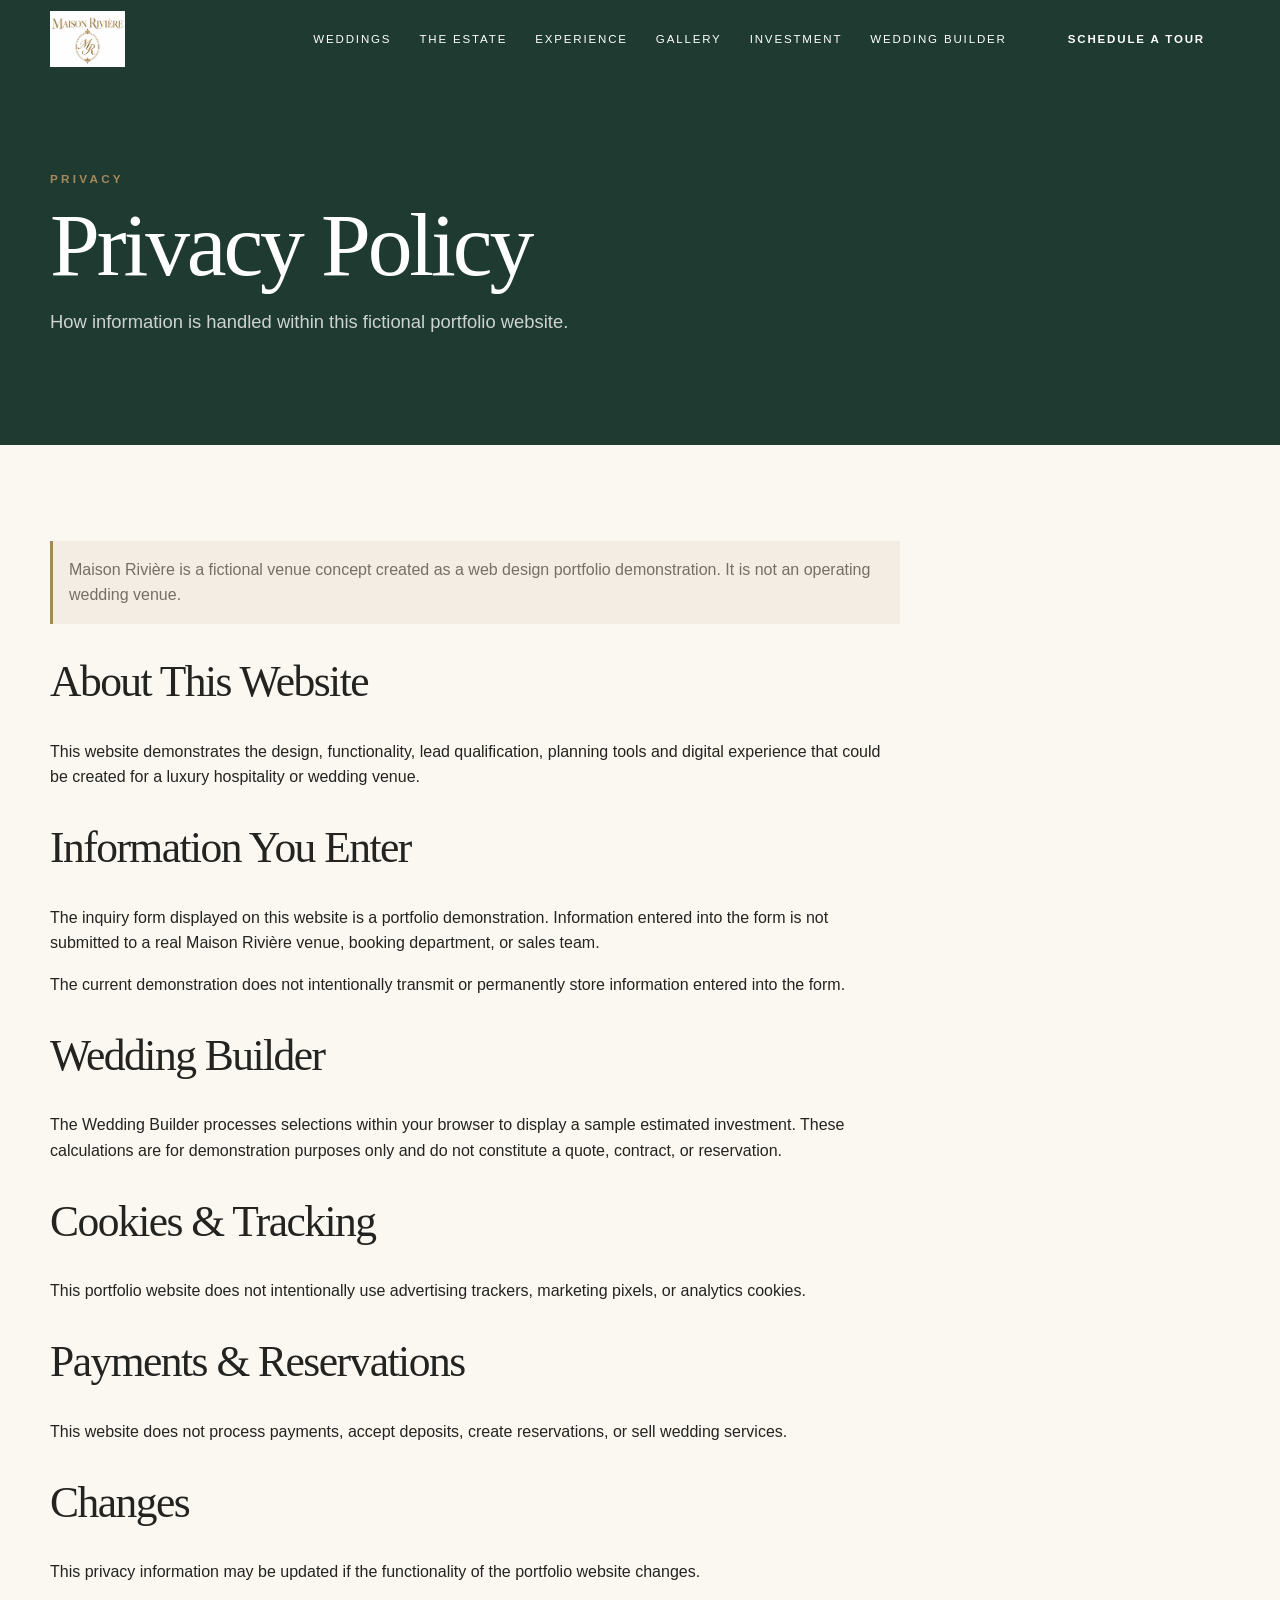
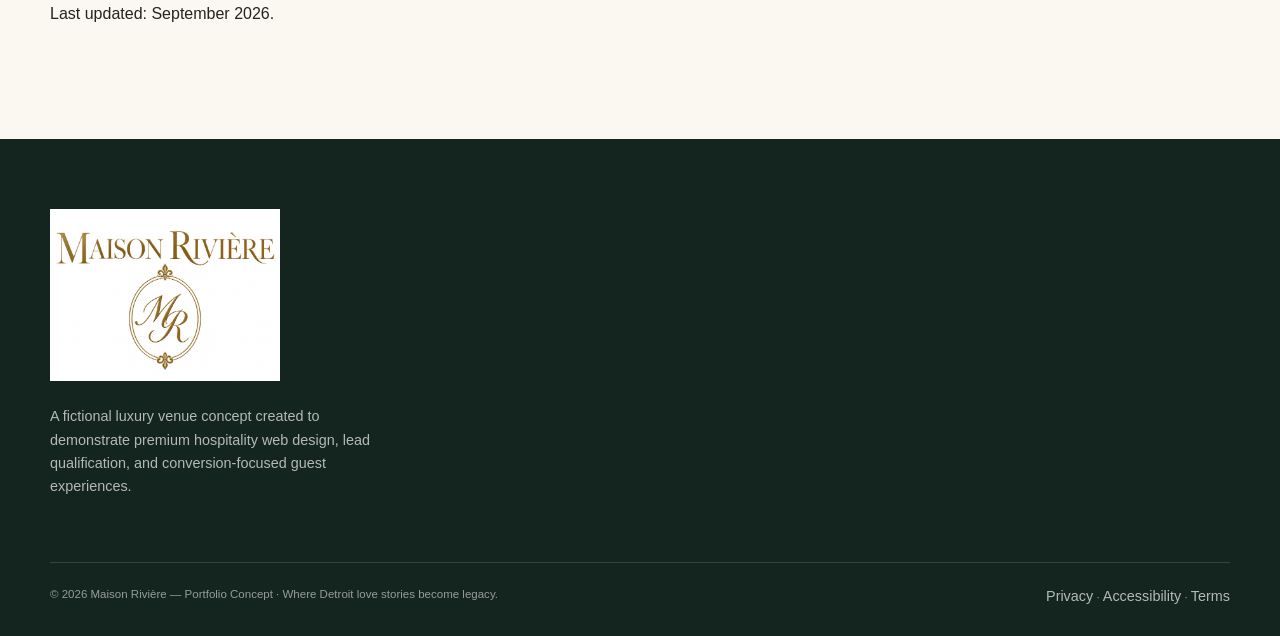
<file: privacy.html>
<!doctype html>
<html lang="en">

<head>
<meta charset="utf-8">
<meta name="viewport" content="width=device-width,initial-scale=1">
<meta name="description" content="Privacy information for the Maison Rivière portfolio concept">
<title>Privacy | Maison Rivière</title>
<link rel="stylesheet" href="styles.css">
</head>

<body>

<header class="header">
<div class="container nav">

<a class="brand" href="index.html">
<img src="logo-lockup.PNG" alt="Maison Rivière Weddings & Events">
</a>

<button class="menu-btn" aria-label="Open menu">☰</button>

<nav class="navlinks">
<a href="weddings.html">Weddings</a>
<a href="estate.html">The Estate</a>
<a href="experience.html">Experience</a>
<a href="gallery.html">Gallery</a>
<a href="investment.html">Investment</a>
<a href="builder.html">Wedding Builder</a>
<a class="btn primary nav-cta" href="contact.html">Schedule a Tour</a>
</nav>

</div>
</header>


<main>

<section class="page-hero">
<div class="container">

<div class="eyebrow">Privacy</div>

<h1 class="display xl">
Privacy Policy
</h1>

<p>
How information is handled within this fictional portfolio website.
</p>

</div>
</section>


<section class="section">

<div class="container">

<div class="copy" style="max-width:850px">


<div class="notice">
Maison Rivière is a fictional venue concept created as a web design portfolio demonstration. It is not an operating wedding venue.
</div>


<h2 class="display md">
About This Website
</h2>

<p>
This website demonstrates the design, functionality, lead qualification, planning tools and digital experience that could be created for a luxury hospitality or wedding venue.
</p>


<h2 class="display md">
Information You Enter
</h2>

<p>
The inquiry form displayed on this website is a portfolio demonstration. Information entered into the form is not submitted to a real Maison Rivière venue, booking department, or sales team.
</p>

<p>
The current demonstration does not intentionally transmit or permanently store information entered into the form.
</p>


<h2 class="display md">
Wedding Builder
</h2>

<p>
The Wedding Builder processes selections within your browser to display a sample estimated investment. These calculations are for demonstration purposes only and do not constitute a quote, contract, or reservation.
</p>


<h2 class="display md">
Cookies & Tracking
</h2>

<p>
This portfolio website does not intentionally use advertising trackers, marketing pixels, or analytics cookies.
</p>


<h2 class="display md">
Payments & Reservations
</h2>

<p>
This website does not process payments, accept deposits, create reservations, or sell wedding services.
</p>


<h2 class="display md">
Changes
</h2>

<p>
This privacy information may be updated if the functionality of the portfolio website changes.
</p>

<p>
Last updated: September 2026.
</p>


</div>

</div>

</section>

</main>


<footer class="footer">

<div class="container">

<div class="footer-grid">

<div>

<a class="brand" href="index.html">
<img src="logo-lockup.PNG" alt="Maison Rivière Weddings & Events">
</a>

<p>
A fictional luxury venue concept created to demonstrate premium hospitality web design, lead qualification, and conversion-focused guest experiences.
</p>

</div>

</div>


<div class="footer-bottom">
  <span>© 2026 Maison Rivière — Portfolio Concept · Where Detroit love stories become legacy.</span>
  <span>
    <a href="privacy.html">Privacy</a> ·
    <a href="accessibility.html">Accessibility</a> ·
    <a href="terms.html">Terms</a>
  </span>
</div>


</div>

</footer>


<script src="script.js"></script>

</body>
</html>
</file>
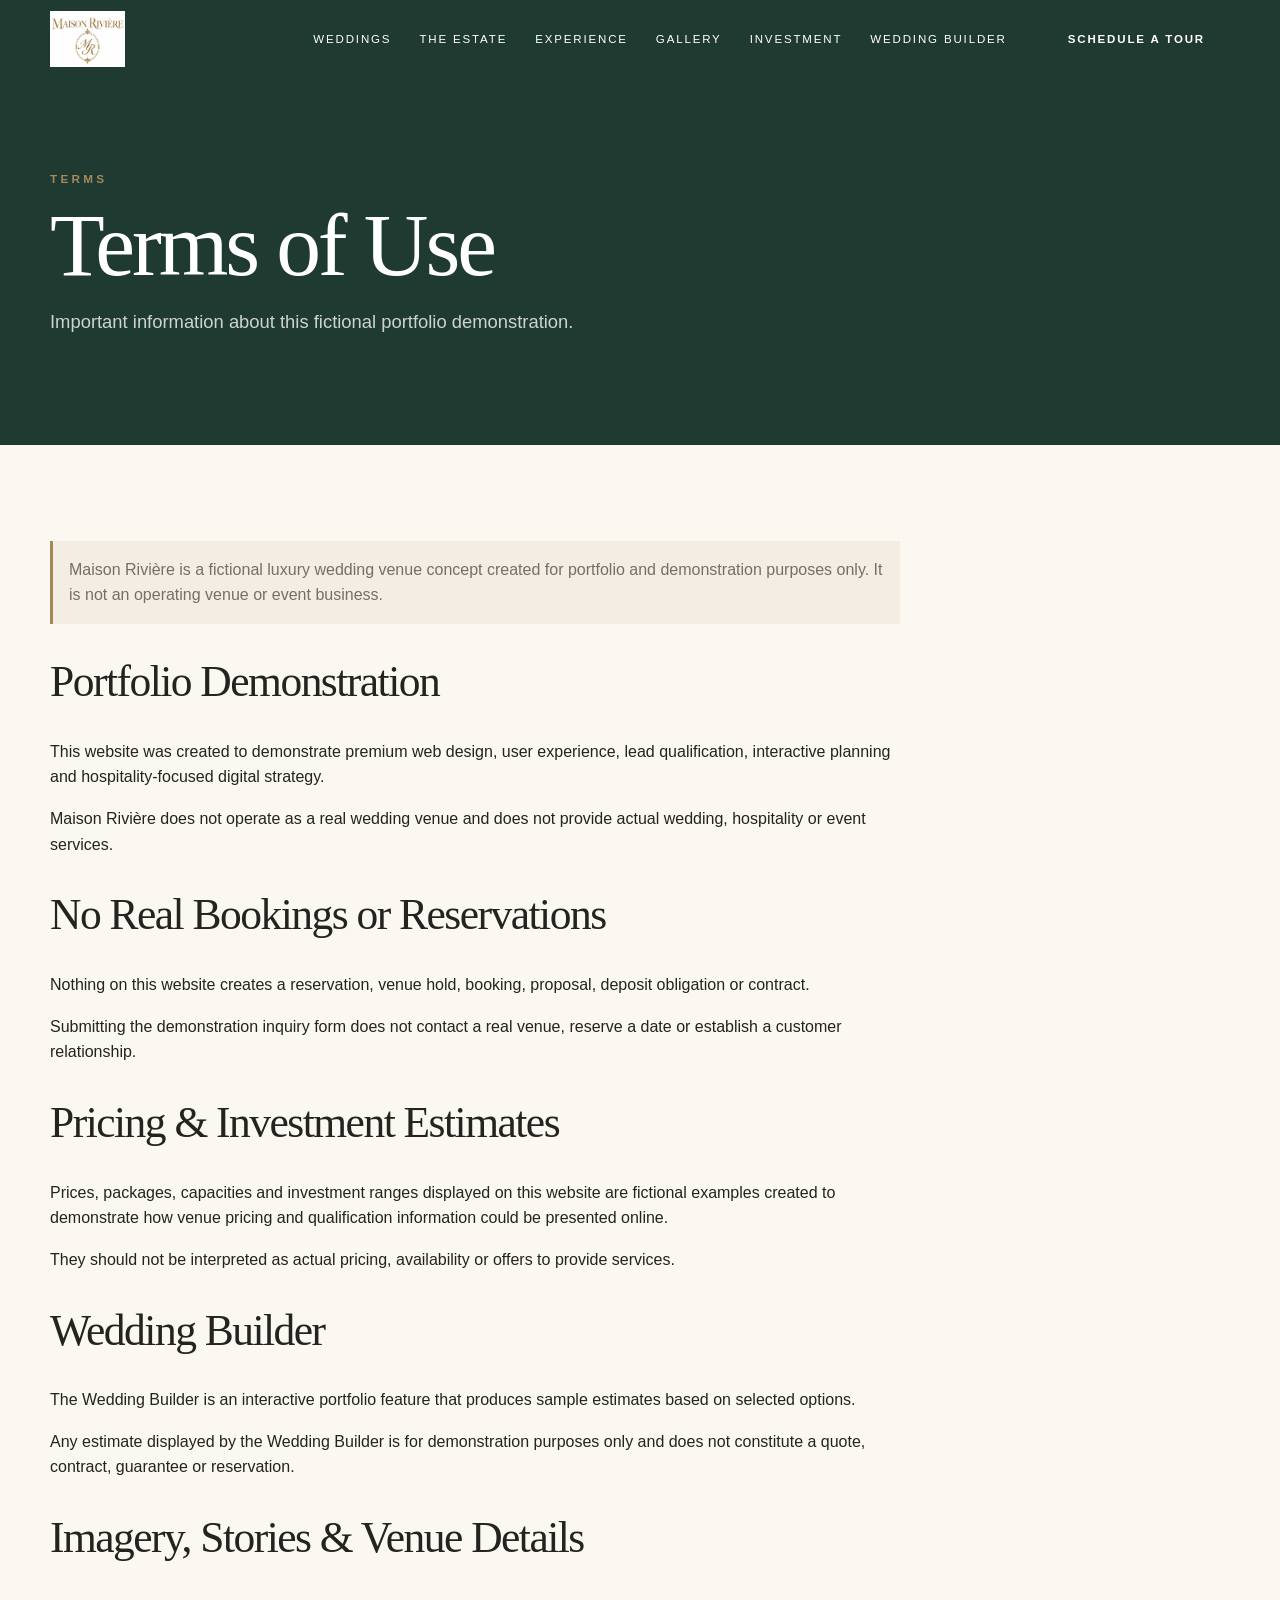
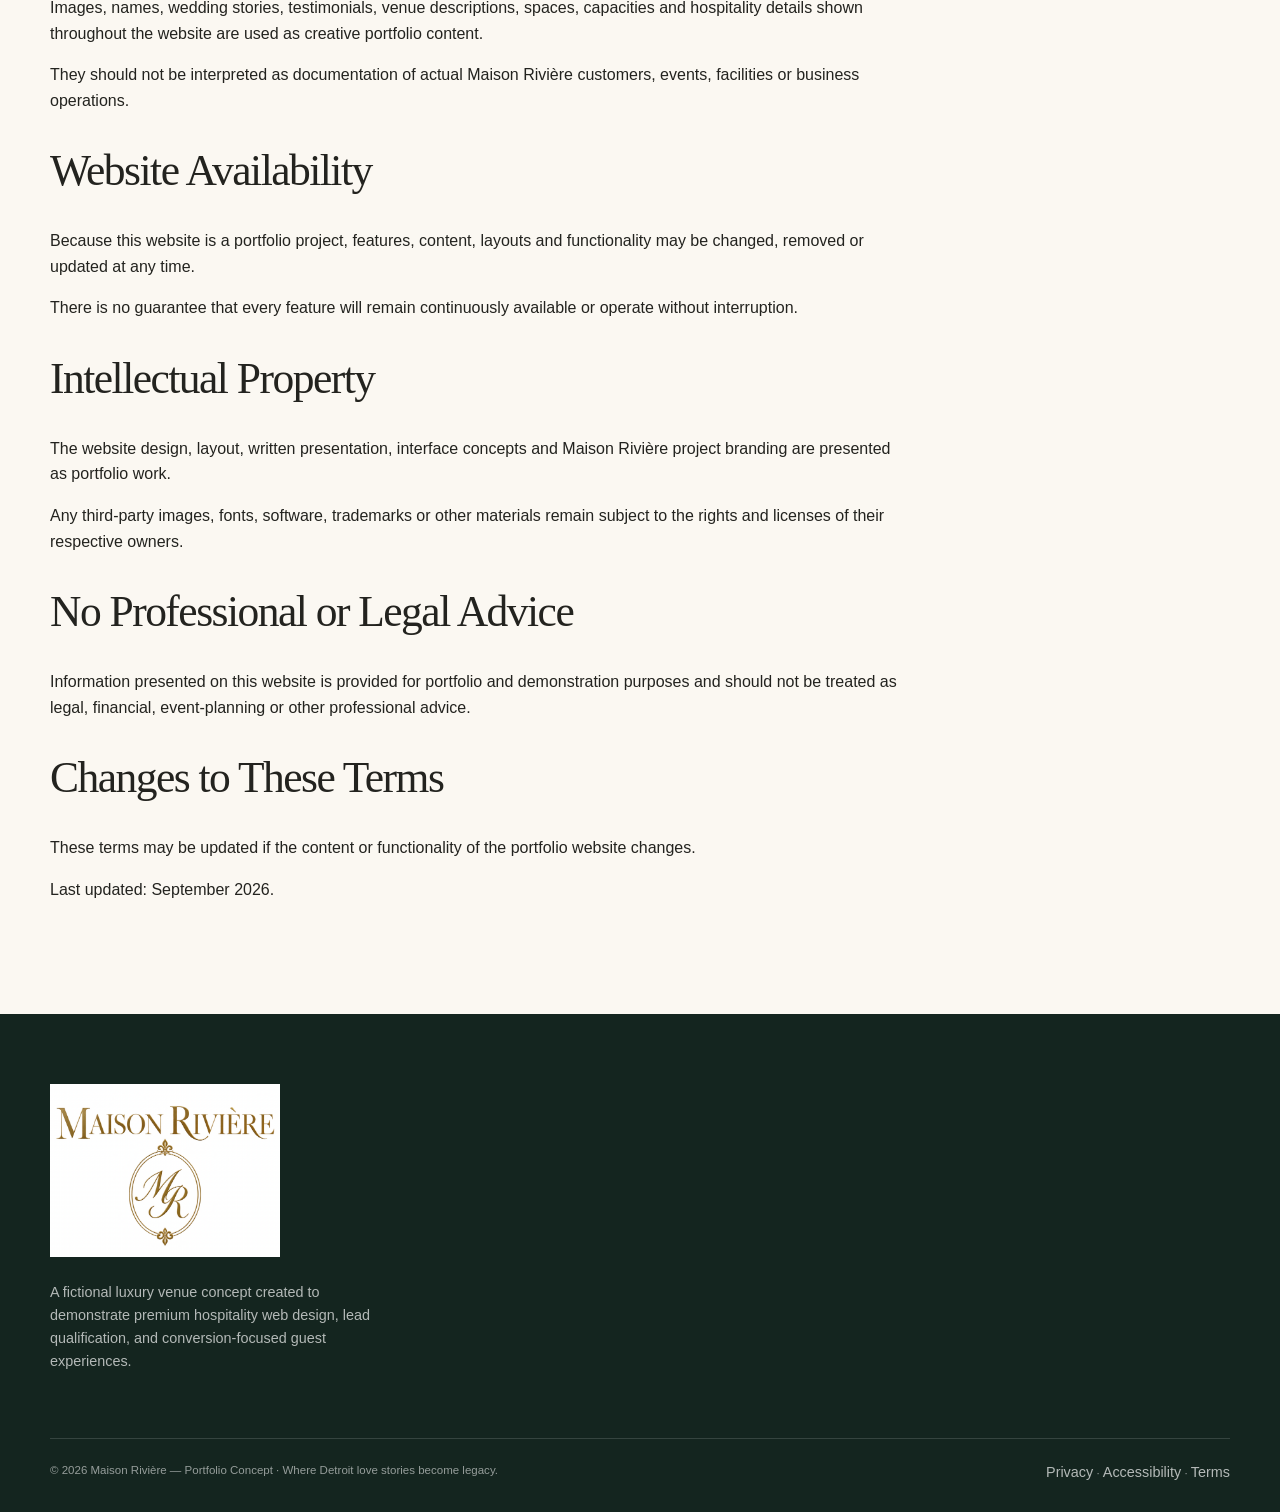
<file: terms.html>
<!doctype html>
<html lang="en">

<head>
<meta charset="utf-8">
<meta name="viewport" content="width=device-width,initial-scale=1">
<meta name="description" content="Terms of use for the Maison Rivière portfolio concept">
<title>Terms | Maison Rivière</title>
<link rel="stylesheet" href="styles.css">
</head>


<body>

<header class="header">

<div class="container nav">

<a class="brand" href="index.html">
<img src="logo-lockup.PNG" alt="Maison Rivière Weddings & Events">
</a>

<button class="menu-btn" aria-label="Open menu">☰</button>

<nav class="navlinks">
<a href="weddings.html">Weddings</a>
<a href="estate.html">The Estate</a>
<a href="experience.html">Experience</a>
<a href="gallery.html">Gallery</a>
<a href="investment.html">Investment</a>
<a href="builder.html">Wedding Builder</a>
<a class="btn primary nav-cta" href="contact.html">Schedule a Tour</a>
</nav>

</div>

</header>


<main>


<section class="page-hero">

<div class="container">

<div class="eyebrow">Terms</div>

<h1 class="display xl">
Terms of Use
</h1>

<p>
Important information about this fictional portfolio demonstration.
</p>

</div>

</section>



<section class="section">

<div class="container">

<div class="copy" style="max-width:850px">


<div class="notice">
Maison Rivière is a fictional luxury wedding venue concept created for portfolio and demonstration purposes only. It is not an operating venue or event business.
</div>



<h2 class="display md">
Portfolio Demonstration
</h2>

<p>
This website was created to demonstrate premium web design, user experience, lead qualification, interactive planning and hospitality-focused digital strategy.
</p>

<p>
Maison Rivière does not operate as a real wedding venue and does not provide actual wedding, hospitality or event services.
</p>



<h2 class="display md">
No Real Bookings or Reservations
</h2>

<p>
Nothing on this website creates a reservation, venue hold, booking, proposal, deposit obligation or contract.
</p>

<p>
Submitting the demonstration inquiry form does not contact a real venue, reserve a date or establish a customer relationship.
</p>



<h2 class="display md">
Pricing & Investment Estimates
</h2>

<p>
Prices, packages, capacities and investment ranges displayed on this website are fictional examples created to demonstrate how venue pricing and qualification information could be presented online.
</p>

<p>
They should not be interpreted as actual pricing, availability or offers to provide services.
</p>



<h2 class="display md">
Wedding Builder
</h2>

<p>
The Wedding Builder is an interactive portfolio feature that produces sample estimates based on selected options.
</p>

<p>
Any estimate displayed by the Wedding Builder is for demonstration purposes only and does not constitute a quote, contract, guarantee or reservation.
</p>



<h2 class="display md">
Imagery, Stories & Venue Details
</h2>

<p>
Images, names, wedding stories, testimonials, venue descriptions, spaces, capacities and hospitality details shown throughout the website are used as creative portfolio content.
</p>

<p>
They should not be interpreted as documentation of actual Maison Rivière customers, events, facilities or business operations.
</p>



<h2 class="display md">
Website Availability
</h2>

<p>
Because this website is a portfolio project, features, content, layouts and functionality may be changed, removed or updated at any time.
</p>

<p>
There is no guarantee that every feature will remain continuously available or operate without interruption.
</p>



<h2 class="display md">
Intellectual Property
</h2>

<p>
The website design, layout, written presentation, interface concepts and Maison Rivière project branding are presented as portfolio work.
</p>

<p>
Any third-party images, fonts, software, trademarks or other materials remain subject to the rights and licenses of their respective owners.
</p>



<h2 class="display md">
No Professional or Legal Advice
</h2>

<p>
Information presented on this website is provided for portfolio and demonstration purposes and should not be treated as legal, financial, event-planning or other professional advice.
</p>



<h2 class="display md">
Changes to These Terms
</h2>

<p>
These terms may be updated if the content or functionality of the portfolio website changes.
</p>

<p>
Last updated: September 2026.
</p>


</div>

</div>

</section>


</main>



<footer class="footer">

<div class="container">

<div class="footer-grid">

<div>

<a class="brand" href="index.html">
<img src="logo-lockup.PNG" alt="Maison Rivière Weddings & Events">
</a>

<p>
A fictional luxury venue concept created to demonstrate premium hospitality web design, lead qualification, and conversion-focused guest experiences.
</p>

</div>

</div>


<div class="footer-bottom">
  <span>© 2026 Maison Rivière — Portfolio Concept · Where Detroit love stories become legacy.</span>
  <span>
    <a href="privacy.html">Privacy</a> ·
    <a href="accessibility.html">Accessibility</a> ·
    <a href="terms.html">Terms</a>
  </span>
</div>


</div>

</footer>


<script src="script.js"></script>

</body>
</html>
</file>
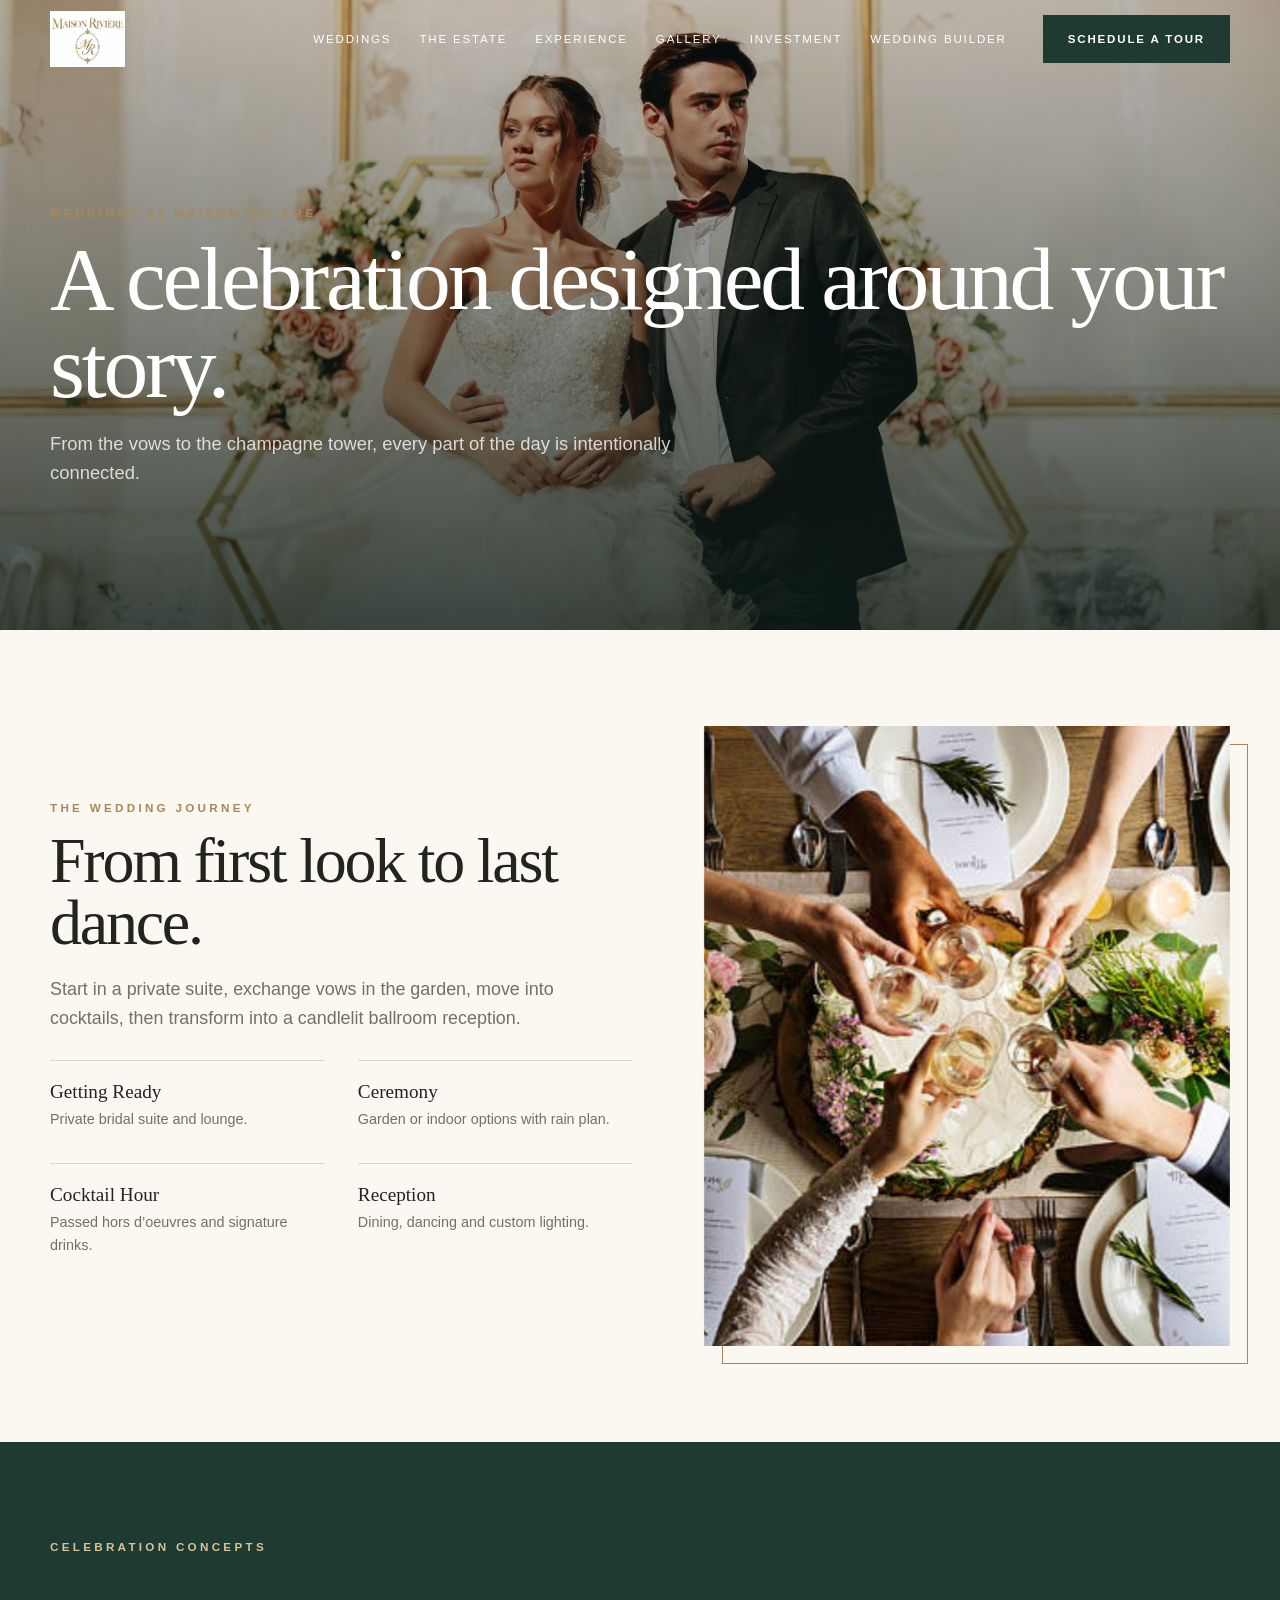
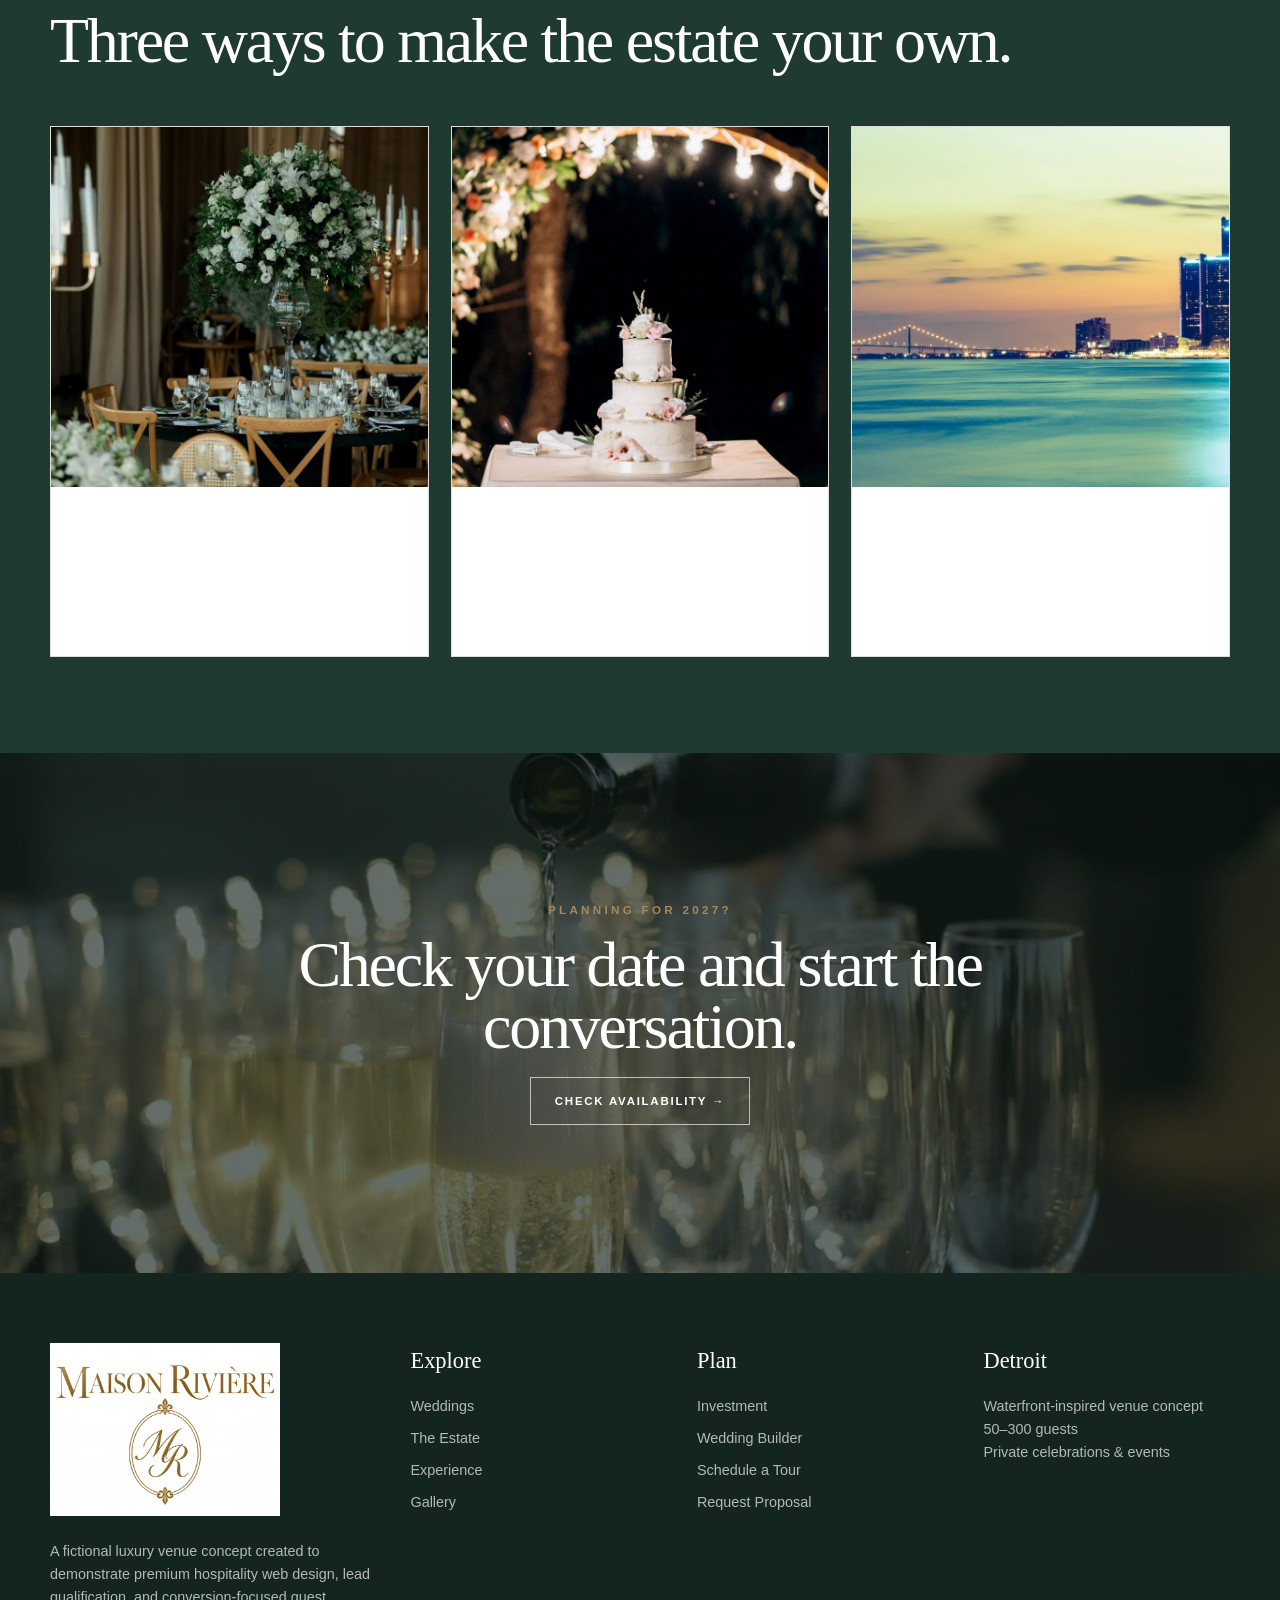
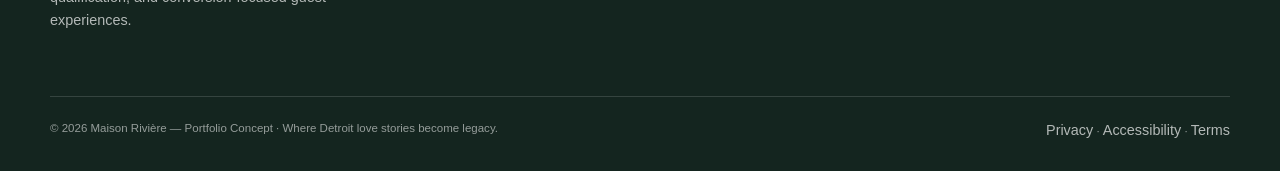
<file: weddings.html>
<!doctype html>
<html lang="en">

<head>
  <meta charset="utf-8">
  <meta name="viewport" content="width=device-width,initial-scale=1">
  <meta name="description" content="Luxury Detroit wedding venue concept">
  <title>Weddings | Maison Rivière</title>
  <link rel="stylesheet" href="styles.css">
</head>

<body>

<header class="header">

  <div class="container nav">

    <a class="brand" href="index.html">
      <img src="logo-lockup.PNG" alt="Maison Rivière Weddings & Events">
    </a>

    <button class="menu-btn" aria-label="Open menu">☰</button>

    <nav class="navlinks">
      <a href="weddings.html">Weddings</a>
      <a href="estate.html">The Estate</a>
      <a href="experience.html">Experience</a>
      <a href="gallery.html">Gallery</a>
      <a href="investment.html">Investment</a>
      <a href="builder.html">Wedding Builder</a>
      <a class="btn primary nav-cta" href="contact.html">Schedule a Tour</a>
    </nav>

  </div>

</header>


<main>


<section class="page-hero has-image">

  <img
    src="15_classic_couple_portrait.JPG"
    alt="Wedding couple"
  >

  <div class="container">

    <div class="eyebrow">
      Weddings at Maison Rivière
    </div>

    <h1 class="display xl">
      A celebration designed around your story.
    </h1>

    <p>
      From the vows to the champagne tower, every part of the day is intentionally connected.
    </p>

  </div>

</section>


<section class="section">

  <div class="container split">

    <div class="copy">

      <div class="eyebrow">
        The Wedding Journey
      </div>

      <h2 class="display lg">
        From first look to last dance.
      </h2>

      <p class="lede">
        Start in a private suite, exchange vows in the garden, move into cocktails,
        then transform into a candlelit ballroom reception.
      </p>


      <div class="feature-list">

        <div class="feature">
          <strong>Getting Ready</strong>
          <span>Private bridal suite and lounge.</span>
        </div>

        <div class="feature">
          <strong>Ceremony</strong>
          <span>Garden or indoor options with rain plan.</span>
        </div>

        <div class="feature">
          <strong>Cocktail Hour</strong>
          <span>Passed hors d’oeuvres and signature drinks.</span>
        </div>

        <div class="feature">
          <strong>Reception</strong>
          <span>Dining, dancing and custom lighting.</span>
        </div>

      </div>

    </div>


    <div class="image-frame">

      <img
        src="25_overhead_toast.JPG"
        alt="Wedding guests raising glasses for a toast"
      >

    </div>

  </div>

</section>


<section class="section dark">

  <div class="container">

    <div class="eyebrow">
      Celebration Concepts
    </div>

    <h2 class="display lg">
      Three ways to make the estate your own.
    </h2>


    <div class="cards3">

      <article class="card">

        <img
          src="10_dark_floral_centerpiece.JPG"
          alt="Dark reception table with white floral centerpiece"
        >

        <div class="card-body">

          <h3>
            Modern Black Tie
          </h3>

          <p>
            Concept celebration · 185 guests · Candlelit ballroom
          </p>

        </div>

      </article>


      <article class="card">

        <img
          src="16_floral_cake_night.JPG"
          alt="Wedding cake beneath floral arch at night"
        >

        <div class="card-body">

          <h3>
            Garden Romance
          </h3>

          <p>
            Concept celebration · 120 guests · Outdoor ceremony
          </p>

        </div>

      </article>


      <article class="card">

        <img
          src="02_detroit_skyline_night.JPG"
          alt="Detroit skyline and river at night"
        >

        <div class="card-body">

          <h3>
            Detroit After Dark
          </h3>

          <p>
            Concept celebration · 220 guests · Waterfront evening
          </p>

        </div>

      </article>

    </div>

  </div>

</section>


<section class="cta-band">

  <img
    src="03_champagne_pour.JPG"
    alt="Champagne being poured into flutes"
  >

  <div class="inner">

    <div class="eyebrow">
      Planning for 2027?
    </div>

    <h2 class="display lg">
      Check your date and start the conversation.
    </h2>

    <a
      class="btn light"
      href="contact.html"
    >
      Check Availability →
    </a>

  </div>

</section>


</main>


<footer class="footer">

  <div class="container">

    <div class="footer-grid">


      <div>

        <a class="brand" href="index.html">
          <img src="logo-lockup.PNG" alt="Maison Rivière Weddings & Events">
        </a>

        <p>
          A fictional luxury venue concept created to demonstrate premium hospitality web design,
          lead qualification, and conversion-focused guest experiences.
        </p>

      </div>


      <div>

        <h4>Explore</h4>

        <div class="footer-links">
          <a href="weddings.html">Weddings</a>
          <a href="estate.html">The Estate</a>
          <a href="experience.html">Experience</a>
          <a href="gallery.html">Gallery</a>
        </div>

      </div>


      <div>

        <h4>Plan</h4>

        <div class="footer-links">
          <a href="investment.html">Investment</a>
          <a href="builder.html">Wedding Builder</a>
          <a href="contact.html">Schedule a Tour</a>
          <a href="contact.html">Request Proposal</a>
        </div>

      </div>


      <div>

        <h4>Detroit</h4>

        <p>
          Waterfront-inspired venue concept<br>
          50–300 guests<br>
          Private celebrations & events
        </p>

      </div>

    </div>


    <div class="footer-bottom">

      <span>
        © 2026 Maison Rivière — Portfolio Concept · Where Detroit love stories become legacy.
      </span>

      <span>
        <a href="privacy.html">Privacy</a> ·
        <a href="accessibility.html">Accessibility</a> ·
        <a href="terms.html">Terms</a>
      </span>

    </div>

  </div>

</footer>


<script src="script.js"></script>

</body>
</html>
</file>
<file: styles.css>
:root{
  --ivory:#f6f1e7; --paper:#fbf8f2; --ink:#23231f; --muted:#756f65;
  --gold:#a6895a; --gold-2:#c3aa7b; --green:#1f3a31; --green-2:#38584c;
  --blush:#eadad2; --line:rgba(86,70,48,.18); --white:#fff;
  --serif: Georgia, 'Times New Roman', serif; --sans: Arial, Helvetica, sans-serif;
  --shadow:0 24px 80px rgba(40,32,22,.12);
}
*{box-sizing:border-box} html{scroll-behavior:smooth} body{margin:0;background:var(--paper);color:var(--ink);font-family:var(--sans);line-height:1.6} img,video{display:block;max-width:100%} a{color:inherit;text-decoration:none} button,input,select,textarea{font:inherit}
::selection{background:#d8c6a5;color:#1c2a24}
.container{width:min(1180px,calc(100% - 40px));margin:auto}.section{padding:96px 0}.section-tight{padding:64px 0}.eyebrow{font-size:.73rem;letter-spacing:.28em;text-transform:uppercase;color:var(--gold);font-weight:700}.display{font-family:var(--serif);font-weight:400;letter-spacing:-.035em;line-height:.98}.display.xl{font-size:clamp(3.3rem,7vw,7rem)}.display.lg{font-size:clamp(2.7rem,5vw,5rem)}.display.md{font-size:clamp(2rem,3.4vw,3.5rem)}.lede{font-size:clamp(1.05rem,1.4vw,1.25rem);color:var(--muted);max-width:690px}.script{font-family:var(--serif);font-style:italic;color:var(--gold)}
.btn{display:inline-flex;align-items:center;justify-content:center;gap:12px;min-height:48px;padding:0 24px;border:1px solid transparent;text-transform:uppercase;letter-spacing:.15em;font-size:.72rem;font-weight:700;transition:.25s ease;cursor:pointer}.btn.primary{background:var(--green);color:#fff}.btn.primary:hover{background:#2b5042;transform:translateY(-2px)}.btn.secondary{border-color:var(--gold);color:var(--gold);background:rgba(255,255,255,.4)}.btn.secondary:hover{background:var(--gold);color:#fff}.btn.light{border-color:rgba(255,255,255,.65);color:#fff;background:transparent}.btn.light:hover{background:#fff;color:var(--green)}
.header{position:fixed;inset:0 0 auto;z-index:50;transition:.3s ease;color:#fff}.header.scrolled,.header.light{background:rgba(251,248,242,.96);color:var(--ink);box-shadow:0 8px 30px rgba(45,38,27,.08);backdrop-filter:blur(18px)}.nav{height:78px;display:flex;align-items:center;gap:30px}.brand{
display:flex;
align-items:center;
white-space:nowrap;
}

.brand img{
width:220px;
height:auto;
display:block;
}
.navlinks{margin-left:auto;display:flex;gap:28px;align-items:center}.navlinks a{font-size:.72rem;letter-spacing:.16em;text-transform:uppercase}.navlinks a:hover{color:var(--gold)}.nav-cta{margin-left:8px}.menu-btn{display:none;margin-left:auto;background:none;border:0;color:inherit;font-size:1.6rem;cursor:pointer}
.hero{min-height:100svh;position:relative;display:grid;place-items:end start;color:#fff;overflow:hidden;background:#0d1814}.hero video,.hero .hero-image{position:absolute;inset:0;width:100%;height:100%;object-fit:cover}.hero::after{content:"";position:absolute;inset:0;background:linear-gradient(90deg,rgba(9,18,15,.76) 0%,rgba(9,18,15,.45) 48%,rgba(9,18,15,.18) 100%),linear-gradient(0deg,rgba(9,16,13,.58),transparent 48%)}.hero-content{position:relative;z-index:2;padding:160px 0 86px;max-width:800px}.hero .eyebrow{color:#e8d7b8}.hero h1{margin:16px 0 22px}.hero p{font-size:1.18rem;max-width:660px;color:rgba(255,255,255,.86)}.hero-actions{display:flex;gap:12px;flex-wrap:wrap;margin-top:30px}.hero-meta{display:flex;gap:20px;flex-wrap:wrap;margin-top:40px;font-size:.72rem;text-transform:uppercase;letter-spacing:.16em;color:rgba(255,255,255,.76)}
.split{display:grid;grid-template-columns:1.05fr .95fr;gap:72px;align-items:center}.split.reverse{grid-template-columns:.95fr 1.05fr}.split .copy h2{margin:12px 0 20px}.image-frame{position:relative}.image-frame img{width:100%;height:620px;object-fit:cover}.image-frame:after{content:"";position:absolute;inset:18px -18px -18px 18px;border:1px solid var(--gold);z-index:-1}.caption{font-size:.72rem;letter-spacing:.18em;text-transform:uppercase;color:var(--muted);margin-top:16px}
.stats{display:grid;grid-template-columns:repeat(4,1fr);border-top:1px solid var(--line);border-bottom:1px solid var(--line)}.stat{padding:34px 26px;border-right:1px solid var(--line)}.stat:last-child{border-right:0}.stat strong{display:block;font-family:var(--serif);font-size:2.4rem;font-weight:400;color:var(--green)}.stat span{font-size:.68rem;letter-spacing:.17em;text-transform:uppercase;color:var(--muted)}
.cards3{display:grid;grid-template-columns:repeat(3,1fr);gap:22px}.card{background:#fff;border:1px solid var(--line);overflow:hidden;transition:.3s ease}.card:hover{transform:translateY(-5px);box-shadow:var(--shadow)}.card img{width:100%;height:360px;object-fit:cover;transition:.45s ease}.card:hover img{transform:scale(1.025)}.card-body{padding:26px}.card h3{font-family:var(--serif);font-size:2rem;font-weight:400;margin:5px 0 10px}.card p{color:var(--muted);margin:0}.text-link{display:inline-flex;align-items:center;gap:10px;margin-top:18px;text-transform:uppercase;letter-spacing:.15em;font-size:.68rem;color:var(--gold);font-weight:700}
.dark{background:var(--green);color:#fff}.dark .lede,.dark p{color:rgba(255,255,255,.72)}.dark .eyebrow{color:#d8c19b}.dark .text-link{color:#e2cda7}
.editorial-grid{display:grid;grid-template-columns:1.2fr .8fr .8fr;grid-template-rows:340px 300px;gap:14px}.editorial-grid .tile{position:relative;overflow:hidden}.editorial-grid .tile:first-child{grid-row:1/3}.editorial-grid img{width:100%;height:100%;object-fit:cover;transition:.4s}.editorial-grid .tile:hover img{transform:scale(1.03)}.tile-overlay{position:absolute;inset:auto 0 0;padding:24px;color:#fff;background:linear-gradient(transparent,rgba(0,0,0,.58))}.tile-overlay .eyebrow{color:#f2e2c4}
.quote{font-family:var(--serif);font-size:clamp(2.2rem,4vw,4.2rem);line-height:1.08;max-width:950px;margin:0 auto;text-align:center;font-weight:400}.quote-mark{font-size:6rem;color:var(--gold);line-height:.5;opacity:.55}.quote-by{text-align:center;margin-top:24px;font-size:.72rem;letter-spacing:.18em;text-transform:uppercase;color:var(--muted)}
.map-preview{background:#fff;border:1px solid var(--line);padding:14px}.map-preview img{width:100%;height:auto}.location-band{display:grid;grid-template-columns:1fr 1fr;min-height:520px}.location-band .photo img{width:100%;height:100%;object-fit:cover}.location-band .copy{padding:70px;display:flex;flex-direction:column;justify-content:center;background:#efe7d9}
.cta-band{position:relative;min-height:520px;display:grid;place-items:center;text-align:center;color:#fff;overflow:hidden}.cta-band img{position:absolute;inset:0;width:100%;height:100%;object-fit:cover}.cta-band::after{content:"";position:absolute;inset:0;background:rgba(15,27,23,.64)}.cta-band .inner{position:relative;z-index:2;max-width:780px;padding:40px}.cta-band h2{margin:14px 0 18px}
.footer{background:#14251f;color:#fff;padding:70px 0 28px}.footer-grid{display:grid;grid-template-columns:1.3fr repeat(3,1fr);gap:40px}.footer h4{font-family:var(--serif);font-size:1.4rem;font-weight:400;margin:0 0 16px}.footer p,.footer a{color:rgba(255,255,255,.68);font-size:.9rem}.footer-links{display:grid;gap:9px}.footer-bottom{border-top:1px solid rgba(255,255,255,.14);margin-top:50px;padding-top:22px;display:flex;justify-content:space-between;gap:20px;font-size:.72rem;color:rgba(255,255,255,.55)}
.page-hero{padding:170px 0 90px;background:var(--green);color:#fff}.page-hero.has-image{position:relative;min-height:70vh;display:flex;align-items:end;overflow:hidden}.page-hero.has-image img{position:absolute;inset:0;width:100%;height:100%;object-fit:cover}.page-hero.has-image:after{content:"";position:absolute;inset:0;background:linear-gradient(0deg,rgba(13,28,23,.76),rgba(13,28,23,.1))}.page-hero .container{position:relative;z-index:2}.page-hero h1{margin:12px 0 18px}.page-hero p{color:rgba(255,255,255,.78);font-size:1.15rem;max-width:700px}
.feature-list{display:grid;grid-template-columns:repeat(2,1fr);gap:16px 34px;margin-top:28px}.feature{border-top:1px solid var(--line);padding:16px 0}.feature strong{font-family:var(--serif);font-size:1.2rem;font-weight:400}.feature span{display:block;color:var(--muted);font-size:.9rem}
.gallery{display:grid;grid-template-columns:repeat(12,1fr);gap:12px}.gallery figure{margin:0;overflow:hidden;min-height:240px}.gallery figure:nth-child(6n+1){grid-column:span 7}.gallery figure:nth-child(6n+2){grid-column:span 5}.gallery figure:nth-child(6n+3){grid-column:span 4}.gallery figure:nth-child(6n+4){grid-column:span 8}.gallery figure:nth-child(6n+5){grid-column:span 6}.gallery figure:nth-child(6n+6){grid-column:span 6}.gallery img{width:100%;height:100%;min-height:280px;object-fit:cover;transition:.4s}.gallery figure:hover img{transform:scale(1.025)}.filters{display:flex;gap:10px;flex-wrap:wrap;margin:28px 0}.filter{border:1px solid var(--line);background:#fff;padding:10px 16px;cursor:pointer;text-transform:uppercase;letter-spacing:.12em;font-size:.67rem}.filter.active{background:var(--green);color:#fff}
.price-grid{display:grid;grid-template-columns:repeat(3,1fr);gap:18px}.price-card{background:#fff;border:1px solid var(--line);padding:38px}.price-card.featured{background:var(--green);color:#fff;transform:translateY(-10px)}.price-card h3{font-family:var(--serif);font-size:2.2rem;font-weight:400;margin:10px 0}.price{font-family:var(--serif);font-size:2.6rem;color:var(--gold)}.price-card ul{padding:0;list-style:none;margin:26px 0}.price-card li{padding:10px 0;border-bottom:1px solid var(--line);color:var(--muted)}.price-card.featured li{color:rgba(255,255,255,.72);border-color:rgba(255,255,255,.14)}
.builder{display:grid;grid-template-columns:1fr 360px;gap:28px;align-items:start}.builder-main{background:#fff;border:1px solid var(--line);padding:28px}.builder-sidebar{position:sticky;top:100px;background:var(--green);color:#fff;padding:30px}.builder-sidebar .price{color:#fff;font-size:3.4rem}.builder-grid{display:grid;grid-template-columns:repeat(2,1fr);gap:16px}.field{border:1px solid var(--line);padding:18px}.field label{display:block;font-size:.67rem;letter-spacing:.16em;text-transform:uppercase;color:var(--muted);margin-bottom:8px}.field select,.field input{width:100%;border:0;background:transparent;font-family:var(--serif);font-size:1.2rem;outline:none}.builder-breakdown{margin-top:20px}.builder-line{display:flex;justify-content:space-between;border-top:1px solid rgba(255,255,255,.15);padding:10px 0;color:rgba(255,255,255,.74)}.builder-line strong{color:#fff}.moods{display:grid;grid-template-columns:repeat(4,1fr);gap:12px;margin-top:28px}.mood{border:1px solid var(--line);padding:8px;cursor:pointer;background:#fff}.mood.active{outline:2px solid var(--gold)}.mood img{width:100%;height:140px;object-fit:cover}.mood h4{font-family:var(--serif);margin:10px 4px 0;font-weight:400}
.form-grid{display:grid;grid-template-columns:1fr 1fr;gap:16px}.form-field{display:grid;gap:8px}.form-field.full{grid-column:1/-1}.form-field label{font-size:.68rem;letter-spacing:.16em;text-transform:uppercase;color:var(--muted)}.form-field input,.form-field select,.form-field textarea{width:100%;border:1px solid var(--line);background:#fff;padding:14px;outline:none}.form-field textarea{min-height:150px;resize:vertical}.notice{padding:16px;border-left:3px solid var(--gold);background:#f3ede3;color:var(--muted)}
.reveal{opacity:1;transform:none}.js .reveal{opacity:0;transform:translateY(22px);transition:opacity .8s ease,transform .8s ease}.js .reveal.in{opacity:1;transform:none}
@media(max-width:960px){.navlinks{display:none}.menu-btn{display:block}.header.open .navlinks{display:flex;position:absolute;top:78px;left:0;right:0;background:var(--paper);color:var(--ink);padding:30px 20px;flex-direction:column;align-items:flex-start;box-shadow:0 20px 30px rgba(0,0,0,.12)}.split,.split.reverse,.location-band,.builder{grid-template-columns:1fr}.image-frame img{height:500px}.stats{grid-template-columns:repeat(2,1fr)}.stat:nth-child(2){border-right:0}.cards3,.price-grid{grid-template-columns:1fr 1fr}.price-card.featured{transform:none}.editorial-grid{grid-template-columns:1fr 1fr;grid-template-rows:380px 260px}.editorial-grid .tile:first-child{grid-column:1/3;grid-row:auto}.footer-grid{grid-template-columns:1fr 1fr}.builder-sidebar{position:relative;top:auto}.moods{grid-template-columns:repeat(2,1fr)}}
@media(max-width:640px){.container{width:min(100% - 28px,1180px)}.section{padding:72px 0}.hero-content{padding-top:140px}.hero p{font-size:1rem}.hero-actions{flex-direction:column;align-items:stretch}.btn{width:100%}.stats,.cards3,.price-grid,.builder-grid,.form-grid{grid-template-columns:1fr}.stat{border-right:0;border-bottom:1px solid var(--line)}.stat:last-child{border-bottom:0}.editorial-grid{display:block}.editorial-grid .tile{height:330px;margin-bottom:12px}.image-frame img{height:420px}.image-frame:after{display:none}.location-band .copy{padding:48px 26px}.gallery figure{grid-column:1/-1!important}.footer-grid{grid-template-columns:1fr}.footer-bottom{flex-direction:column}.moods{grid-template-columns:1fr}.page-hero{padding-top:140px}.page-hero.has-image{min-height:60vh}.nav-cta{display:none}}
.luxury-loader {
    position: fixed;
    inset:0;
    background:#111;
    display:flex;
    align-items:center;
    justify-content:center;
    z-index:9999;
    animation:loaderFade 2s ease forwards;
    pointer-events:none;
}

.loader-logo {
    color:white;
    font-family:serif;
    letter-spacing:.2em;
    font-size:2rem;
    opacity:0;
    animation:logoReveal 1.2s ease forwards;
}

@keyframes logoReveal {
    from {
        opacity:0;
        transform:translateY(20px);
    }
    to {
        opacity:1;
        transform:none;
    }
}

@keyframes loaderFade {
    0%,70% {
        opacity:1;
    }
    100% {
        opacity:0;
        visibility:hidden;
    }
}
@media(max-width:640px){

.brand img{
width:160px;
}

}


/* =========================================================
   MAISON RIVIÈRE — SAFE LUXURY POLISH
   Additive only: preserves existing layout and asset paths.
   ========================================================= */

/* Refined logo presentation */
.header .brand img{
  width:220px;
  max-height:56px;
  object-fit:contain;
  object-position:left center;
  transition:width .3s ease,opacity .3s ease,transform .3s ease;
}
.header.scrolled .brand img,
.header.light .brand img{width:198px}
.footer .brand img{
  width:230px;
  max-width:100%;
  height:auto;
  margin-bottom:10px;
}

/* Cinematic hero treatment */
.hero video{
  transform:scale(1.025);
  animation:maisonHeroDrift 22s ease-in-out infinite alternate;
  will-change:transform;
}
@keyframes maisonHeroDrift{
  from{transform:scale(1.025)}
  to{transform:scale(1.07)}
}
.hero::after{
  background:
    linear-gradient(90deg,rgba(8,17,14,.80) 0%,rgba(8,17,14,.48) 48%,rgba(8,17,14,.20) 100%),
    linear-gradient(0deg,rgba(7,14,12,.66) 0%,rgba(7,14,12,.12) 58%,rgba(7,14,12,.18) 100%);
}
.hero-content{
  animation:maisonHeroCopy 1.1s cubic-bezier(.2,.7,.2,1) .35s both;
}
@keyframes maisonHeroCopy{
  from{opacity:0;transform:translateY(22px)}
  to{opacity:1;transform:none}
}

/* More premium micro-interactions */
.btn{
  position:relative;
  overflow:hidden;
  transition:transform .28s ease,background-color .28s ease,color .28s ease,border-color .28s ease,box-shadow .28s ease;
}
.btn:hover{box-shadow:0 12px 30px rgba(18,35,29,.15)}
.text-link{transition:gap .25s ease,color .25s ease}
.text-link:hover{gap:14px;color:var(--green)}
.dark .text-link:hover{color:#fff}

.card,
.image-frame,
.editorial-grid .tile{
  backface-visibility:hidden;
}
.card:hover{transform:translateY(-7px)}
.editorial-grid img{transition:transform .7s cubic-bezier(.2,.7,.2,1)}
.editorial-grid .tile:hover img{transform:scale(1.045)}

/* Elegant focus states for keyboard users */
a:focus-visible,
button:focus-visible,
input:focus-visible,
select:focus-visible,
textarea:focus-visible{
  outline:2px solid var(--gold-2);
  outline-offset:4px;
}

/* Refined header glass treatment after scroll */
.header.scrolled,
.header.light{
  background:rgba(251,248,242,.92);
  border-bottom:1px solid rgba(166,137,90,.14);
}

/* Smoother loader exit */
.luxury-loader{animation:loaderFade 1.7s ease forwards}
.loader-logo{
  font-family:var(--serif);
  color:var(--gold-2);
  font-size:clamp(1.7rem,4vw,2.5rem);
  letter-spacing:.16em;
}

/* Mobile polish */
@media(max-width:960px){
  .header .brand img{width:190px}
}
@media(max-width:640px){
  .header .brand img{width:150px;max-height:48px}
  .header.scrolled .brand img,
  .header.light .brand img{width:145px}
  .hero video{object-position:center center}
  .hero-meta{gap:10px 14px}
}

/* Respect reduced-motion preferences */
@media(prefers-reduced-motion:reduce){
  html{scroll-behavior:auto}
  *,*::before,*::after{
    animation-duration:.01ms!important;
    animation-iteration-count:1!important;
    transition-duration:.01ms!important;
  }
  .js .reveal{opacity:1;transform:none}
}
</file>
<file: estate-atlas.css>
/* Estate explorer: scoped to the interactive property guide. */
.estate-atlas{--atlas-ink:#263d31;--atlas-paper:#faf6eb;--atlas-line:#c9c6ad;--atlas-accent:#9c794c;color:var(--atlas-ink);background:var(--atlas-paper);border:1px solid var(--atlas-line);margin:24px 0;isolation:isolate}
.estate-atlas[data-estate-kind="maison"]{--atlas-ink:#273d35;--atlas-accent:#92713c}
.atlas-toolbar{display:flex;align-items:center;justify-content:space-between;gap:16px;padding:18px 22px;border-bottom:1px solid var(--atlas-line);flex-wrap:wrap}
.atlas-toolbar>p{margin:0;font:italic 20px Georgia,serif}.atlas-modes{display:flex;gap:6px;flex-wrap:wrap}.estate-atlas button{font:12px/1.4 Arial,sans-serif;cursor:pointer;color:var(--atlas-ink)}
.atlas-modes button,.atlas-step button,.atlas-zoom button{min-height:44px;border:1px solid var(--atlas-line);background:transparent;padding:9px 14px;border-radius:0}.atlas-modes button[aria-pressed="true"]{background:var(--atlas-ink);color:var(--atlas-paper)}
.atlas-layout{display:grid;grid-template-columns:minmax(0,1.9fr) minmax(260px,.8fr)}.atlas-stage{position:relative;min-width:0;overflow:hidden;background:#e5ead7}.atlas-canvas{position:relative;width:100%;transform-origin:center;transition:transform .45s ease;aspect-ratio:3/2}.estate-atlas[data-estate-kind="maison"] .atlas-canvas{aspect-ratio:1122/1402}.atlas-art{position:absolute;inset:0;width:100%;height:100%;object-fit:contain!important;transform:none!important;filter:none!important}
.atlas-route{position:absolute;inset:0;width:100%;height:100%;pointer-events:none}.atlas-route polyline{fill:none;stroke:#fff6de;stroke-width:2.5;stroke-dasharray:4 7;stroke-linecap:round;stroke-linejoin:round;vector-effect:non-scaling-stroke;filter:drop-shadow(0 1px 2px #36543c)}
.estate-atlas .atlas-pin{position:absolute;transform:translate(-50%,-50%);width:44px;height:44px;min-height:44px;padding:0;border:1px solid #fdf8e9;border-radius:50%;background:#294735e8;color:#fff9e9;box-shadow:0 3px 12px #19372d40;display:grid;place-items:center;z-index:2;font-size:12px;transition:background .2s,box-shadow .2s}
.atlas-pin[aria-pressed="true"]{background:#f9efdc!important;color:#294735!important;box-shadow:0 0 0 4px #b69a63,0 4px 16px #19372d50}.atlas-pin.is-muted{opacity:.45}.atlas-pin span{position:absolute;bottom:calc(100% + 7px);background:#faf6eb;color:#294735;padding:6px 9px;white-space:nowrap;font:12px Georgia,serif;opacity:0;pointer-events:none}.atlas-pin:hover span,.atlas-pin:focus-visible span{opacity:1}
.atlas-zoom{position:absolute;right:12px;bottom:12px;display:flex;gap:5px;z-index:3}.atlas-zoom button{background:#faf6ebed;padding:8px 12px;min-width:44px}.atlas-panel{min-width:0;border-left:1px solid var(--atlas-line);background:var(--atlas-paper);padding:22px}.atlas-panel img{width:100%;height:180px;object-fit:cover;margin:0 0 18px}.atlas-category{font:10px Arial,sans-serif;letter-spacing:.12em;text-transform:uppercase;margin:0 0 12px}.atlas-panel h3{font:normal 32px/1.05 Georgia,serif;margin:0 0 15px}.atlas-panel p{font:15px/1.6 Georgia,serif;margin:0 0 16px}.atlas-fact{display:block;padding:13px 0;border-block:1px solid var(--atlas-line);font:12px Arial,sans-serif}.atlas-detail-link{display:inline-flex;align-items:center;min-height:44px;text-decoration:underline!important;text-underline-offset:5px;font:13px Georgia,serif;margin-top:15px}.atlas-step{display:flex;align-items:center;justify-content:space-between;gap:8px;margin-top:20px}.atlas-step small{font:11px Arial,sans-serif}.atlas-index{display:flex;flex-wrap:wrap;gap:6px;padding:16px 22px;border-top:1px solid var(--atlas-line)}.atlas-index button{border:1px solid var(--atlas-line);background:transparent;min-height:44px;padding:8px 11px}.atlas-index button[aria-pressed="true"]{background:var(--atlas-ink);color:#fff9e9}.atlas-note{padding:0 22px 18px;font:12px/1.5 Georgia,serif;margin:0!important}.estate-atlas :is(button,a):focus-visible{outline:3px solid #a17b45;outline-offset:4px}
@media(max-width:760px){.atlas-layout{grid-template-columns:minmax(0,1fr)}.atlas-panel{border-left:0;border-top:1px solid var(--atlas-line);padding:20px}.atlas-panel img{height:160px}.atlas-toolbar{padding:14px}.atlas-toolbar>p{font-size:18px}.atlas-modes{gap:4px}.atlas-modes button{font-size:11px;padding:8px 10px}.atlas-index{padding:14px;gap:5px}.atlas-index button{font-size:11px}.atlas-note{padding:0 14px 16px}.atlas-pin span{display:none}.atlas-zoom{right:8px;bottom:8px}}
@media(prefers-reduced-motion:reduce){.atlas-canvas,.atlas-pin{transition:none}}

.sr-only{position:absolute;width:1px;height:1px;padding:0;margin:-1px;overflow:hidden;clip:rect(0,0,0,0);white-space:nowrap;border:0}

.atlas-detail-art{position:relative;height:180px;overflow:hidden;margin:0 0 18px;background:#eeeadd}.atlas-panel .atlas-detail-art img{position:absolute;left:50%;top:50%;width:400%;max-width:none;height:auto;margin:0;object-fit:initial}
@media(max-width:760px){.atlas-detail-art{height:160px}}
</file>
